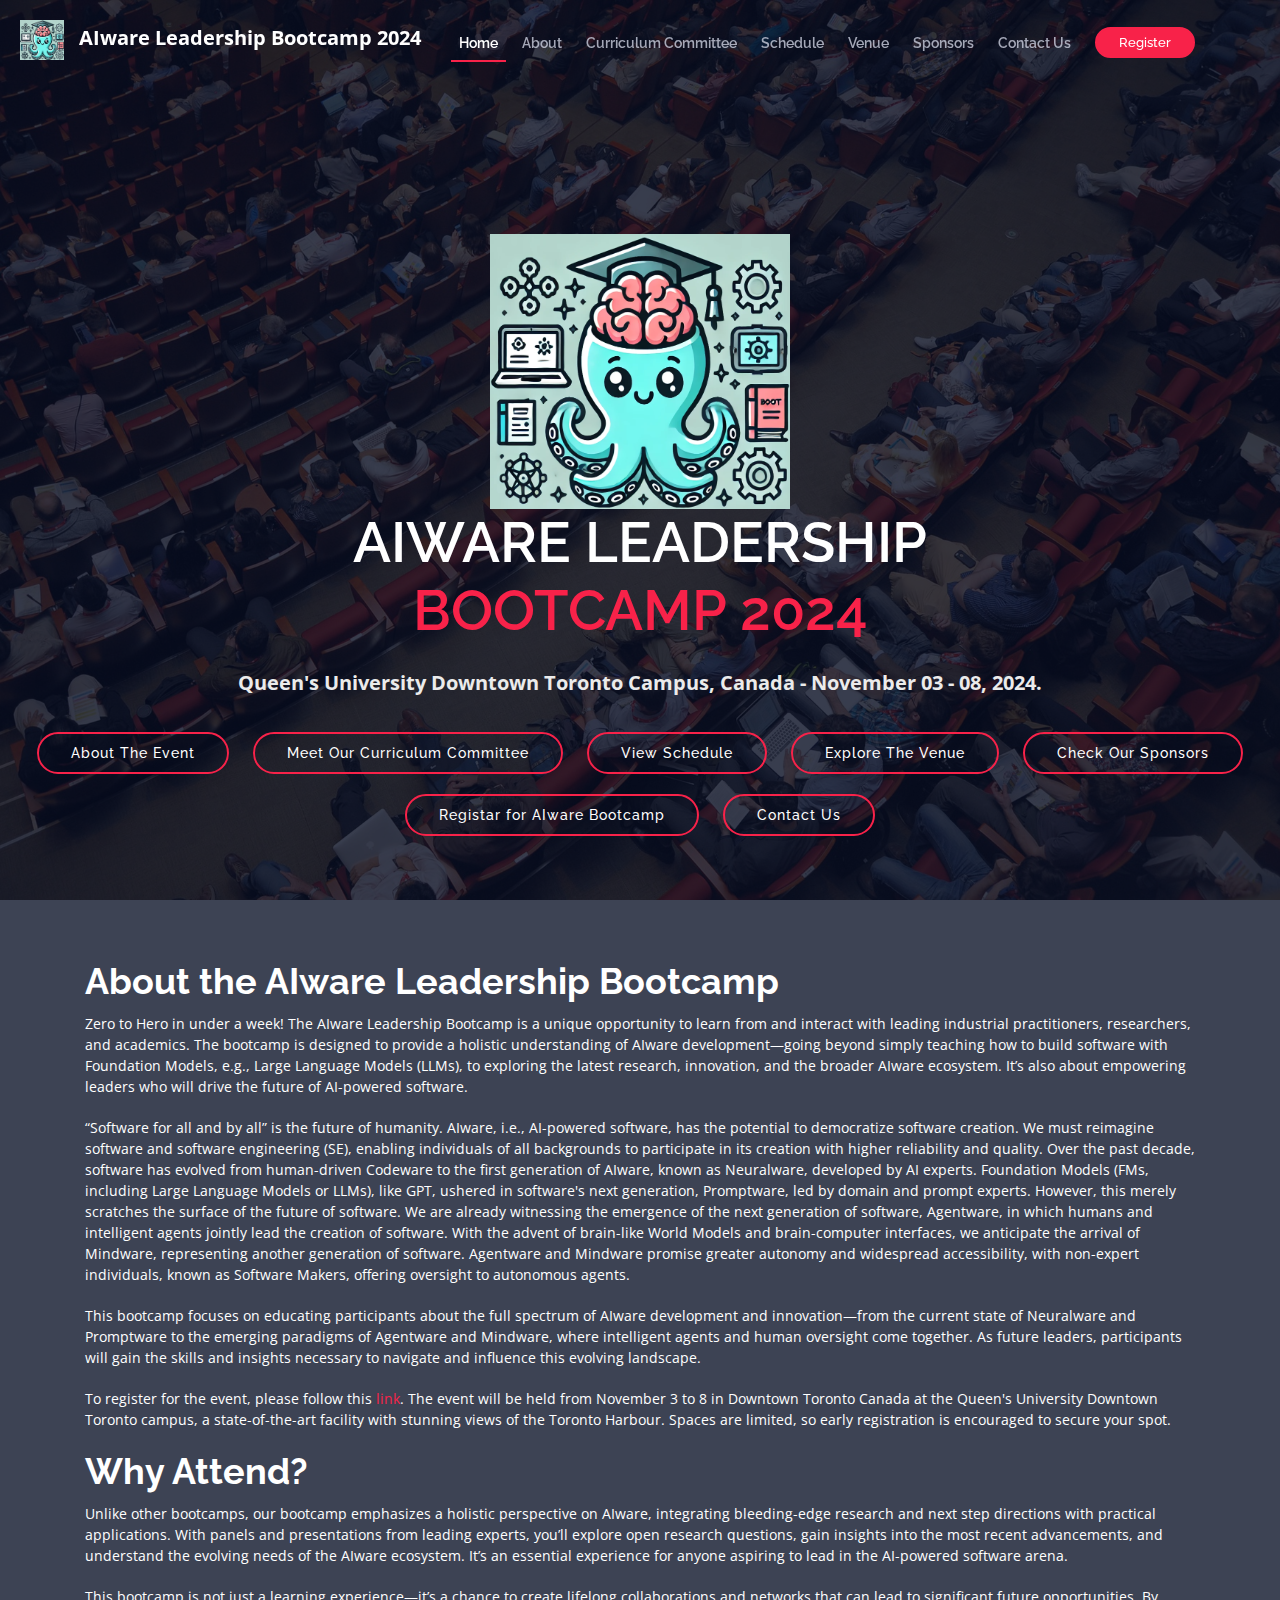
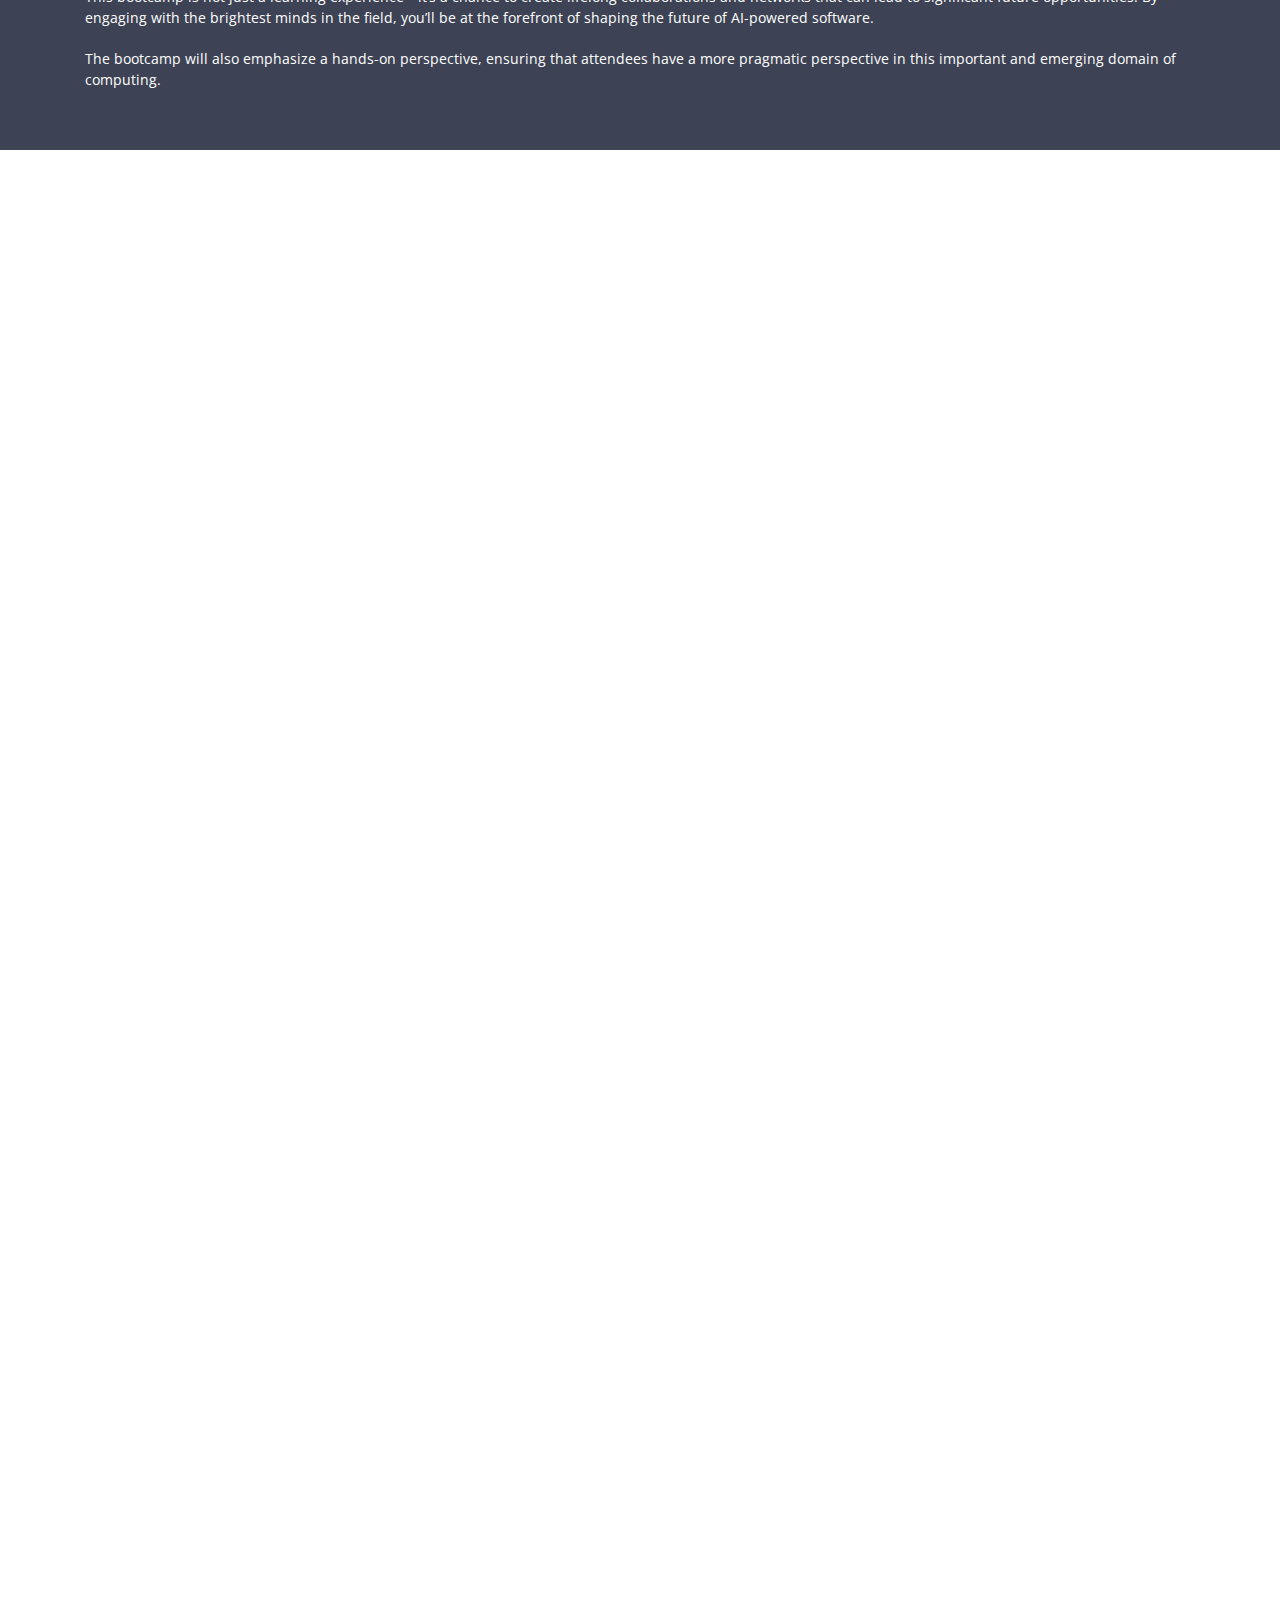
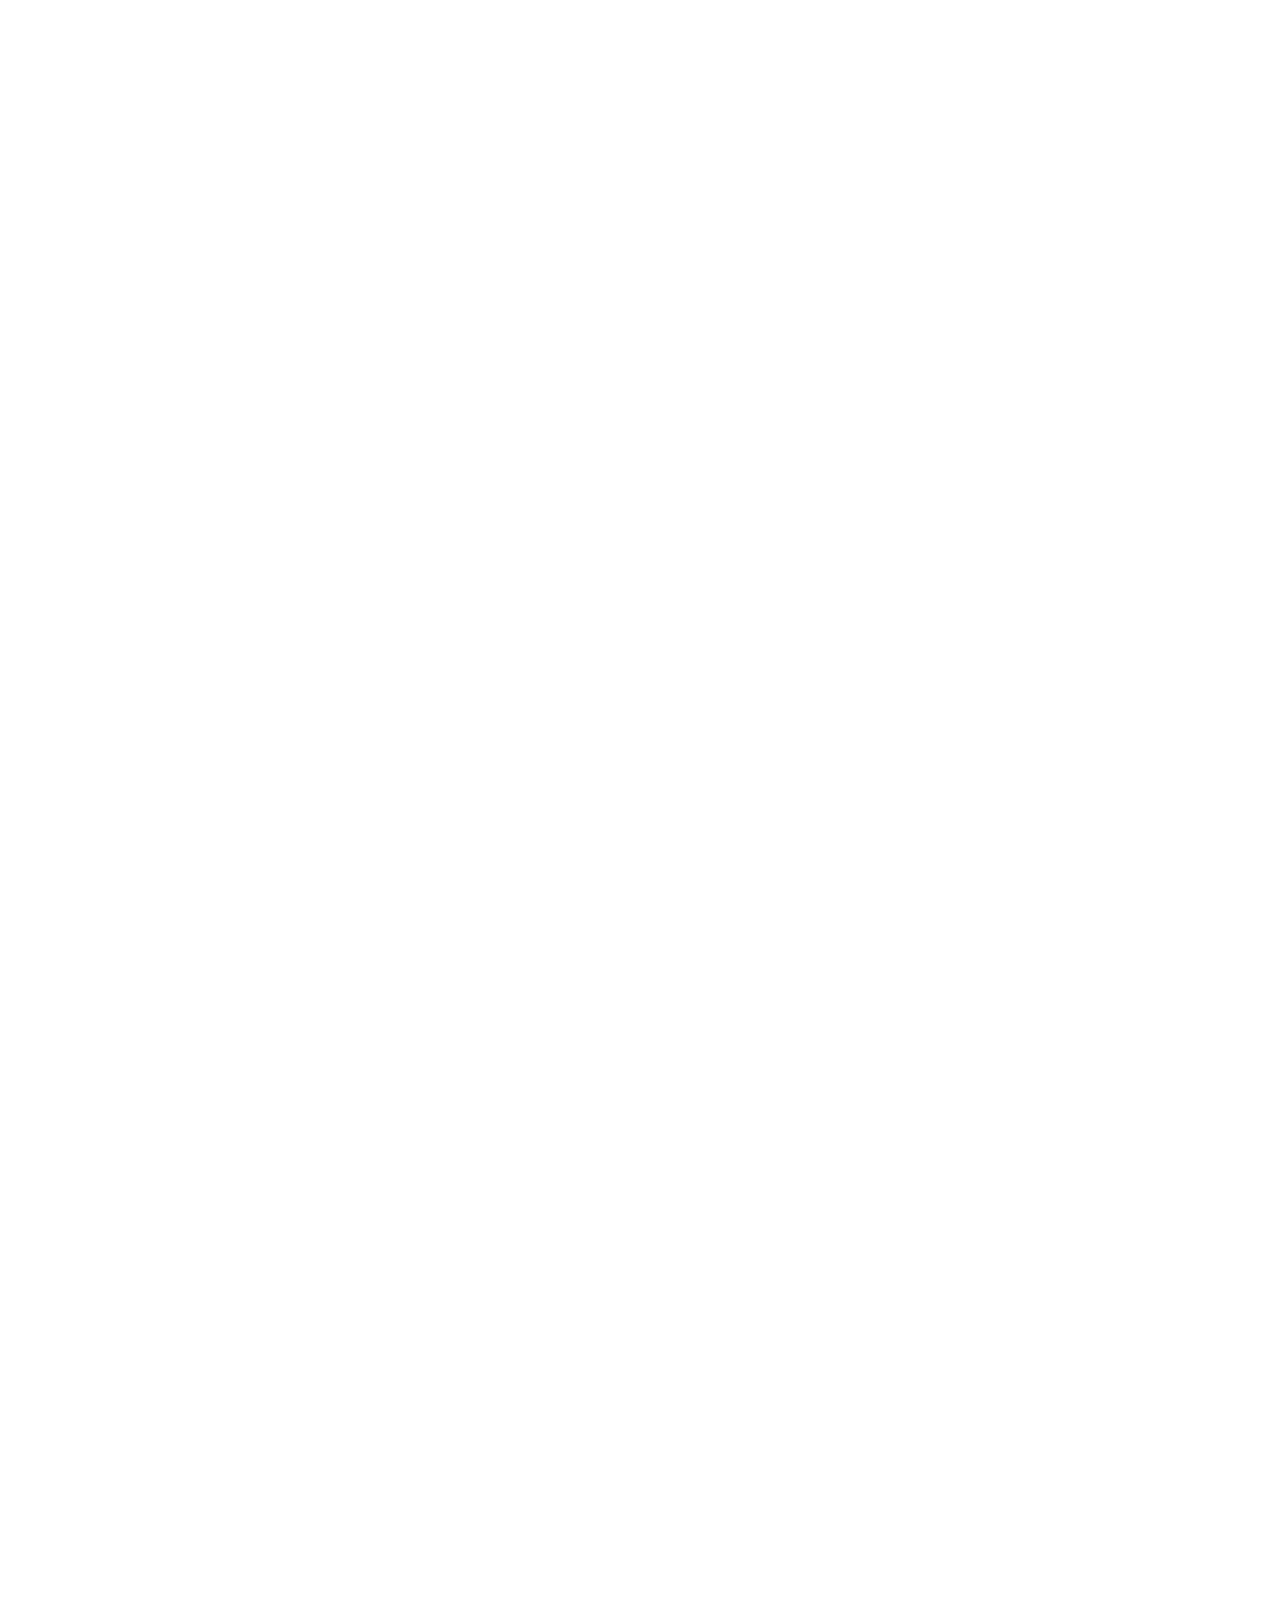
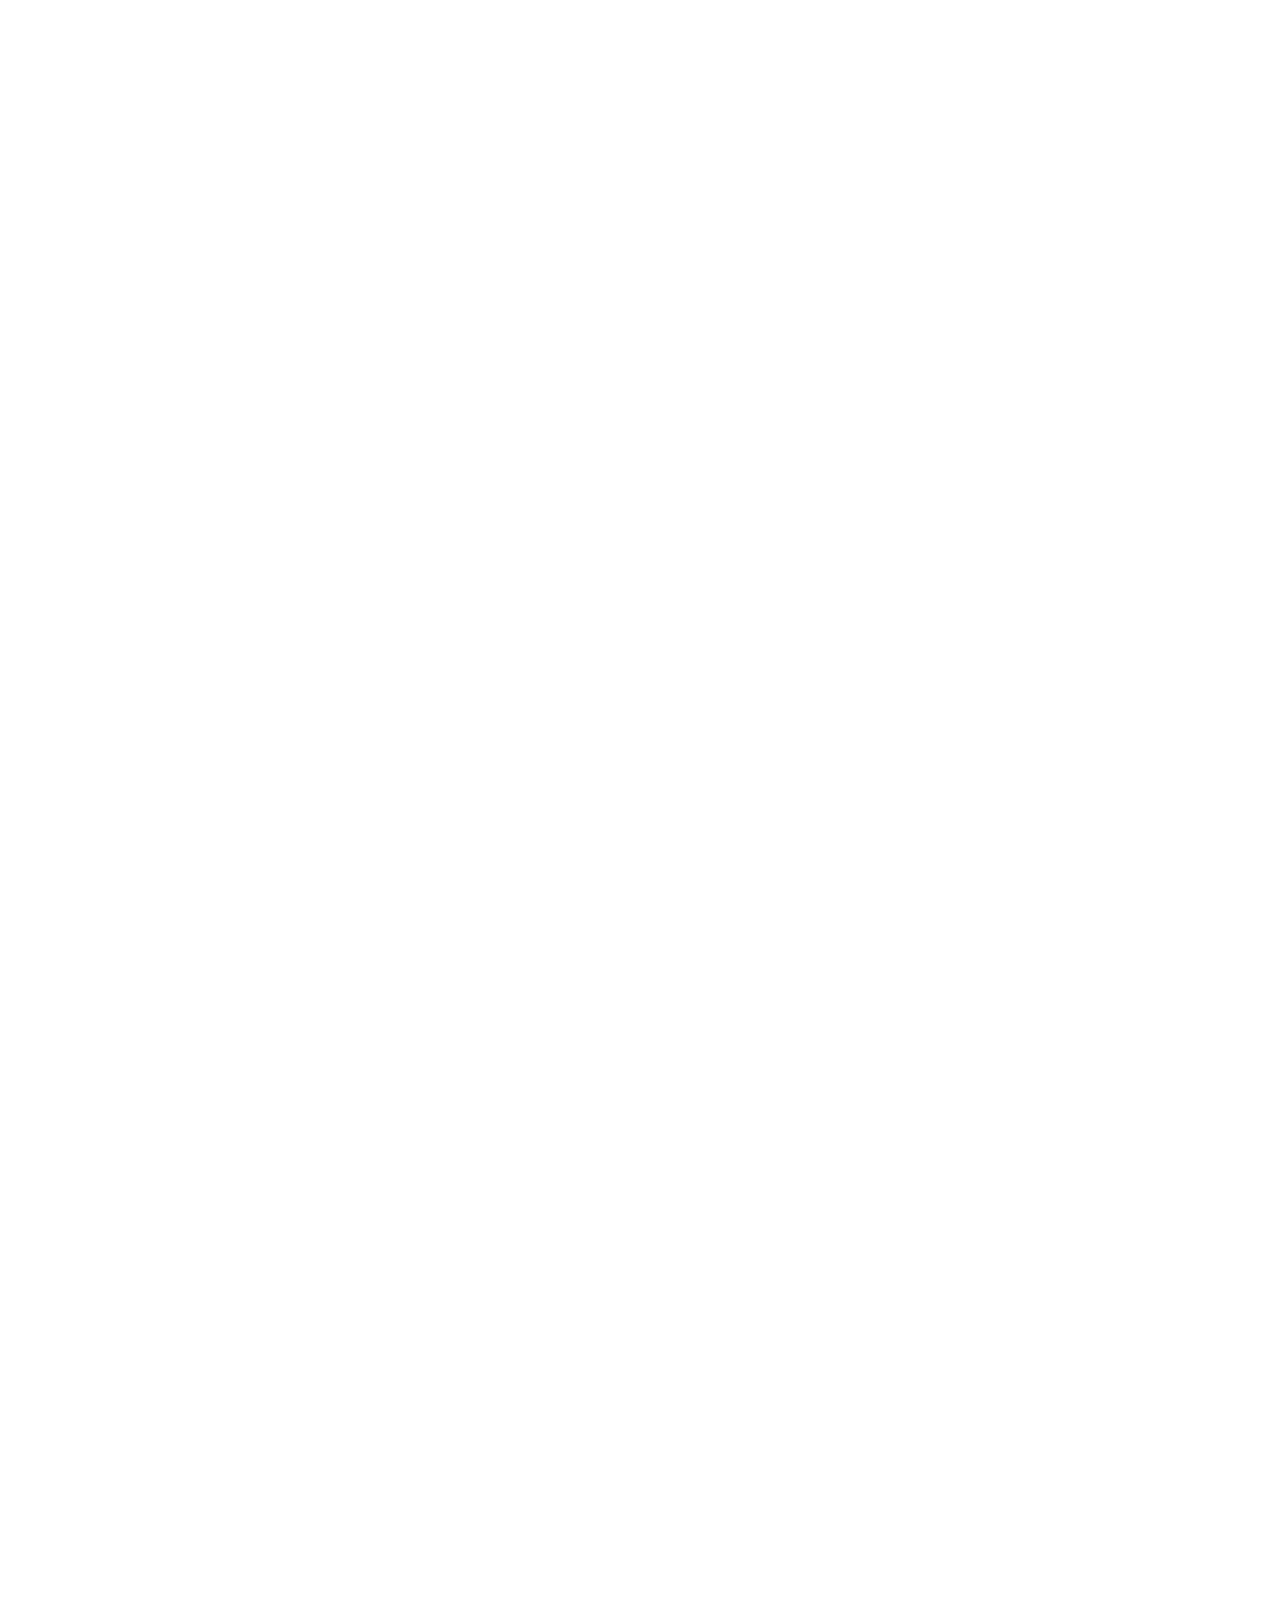
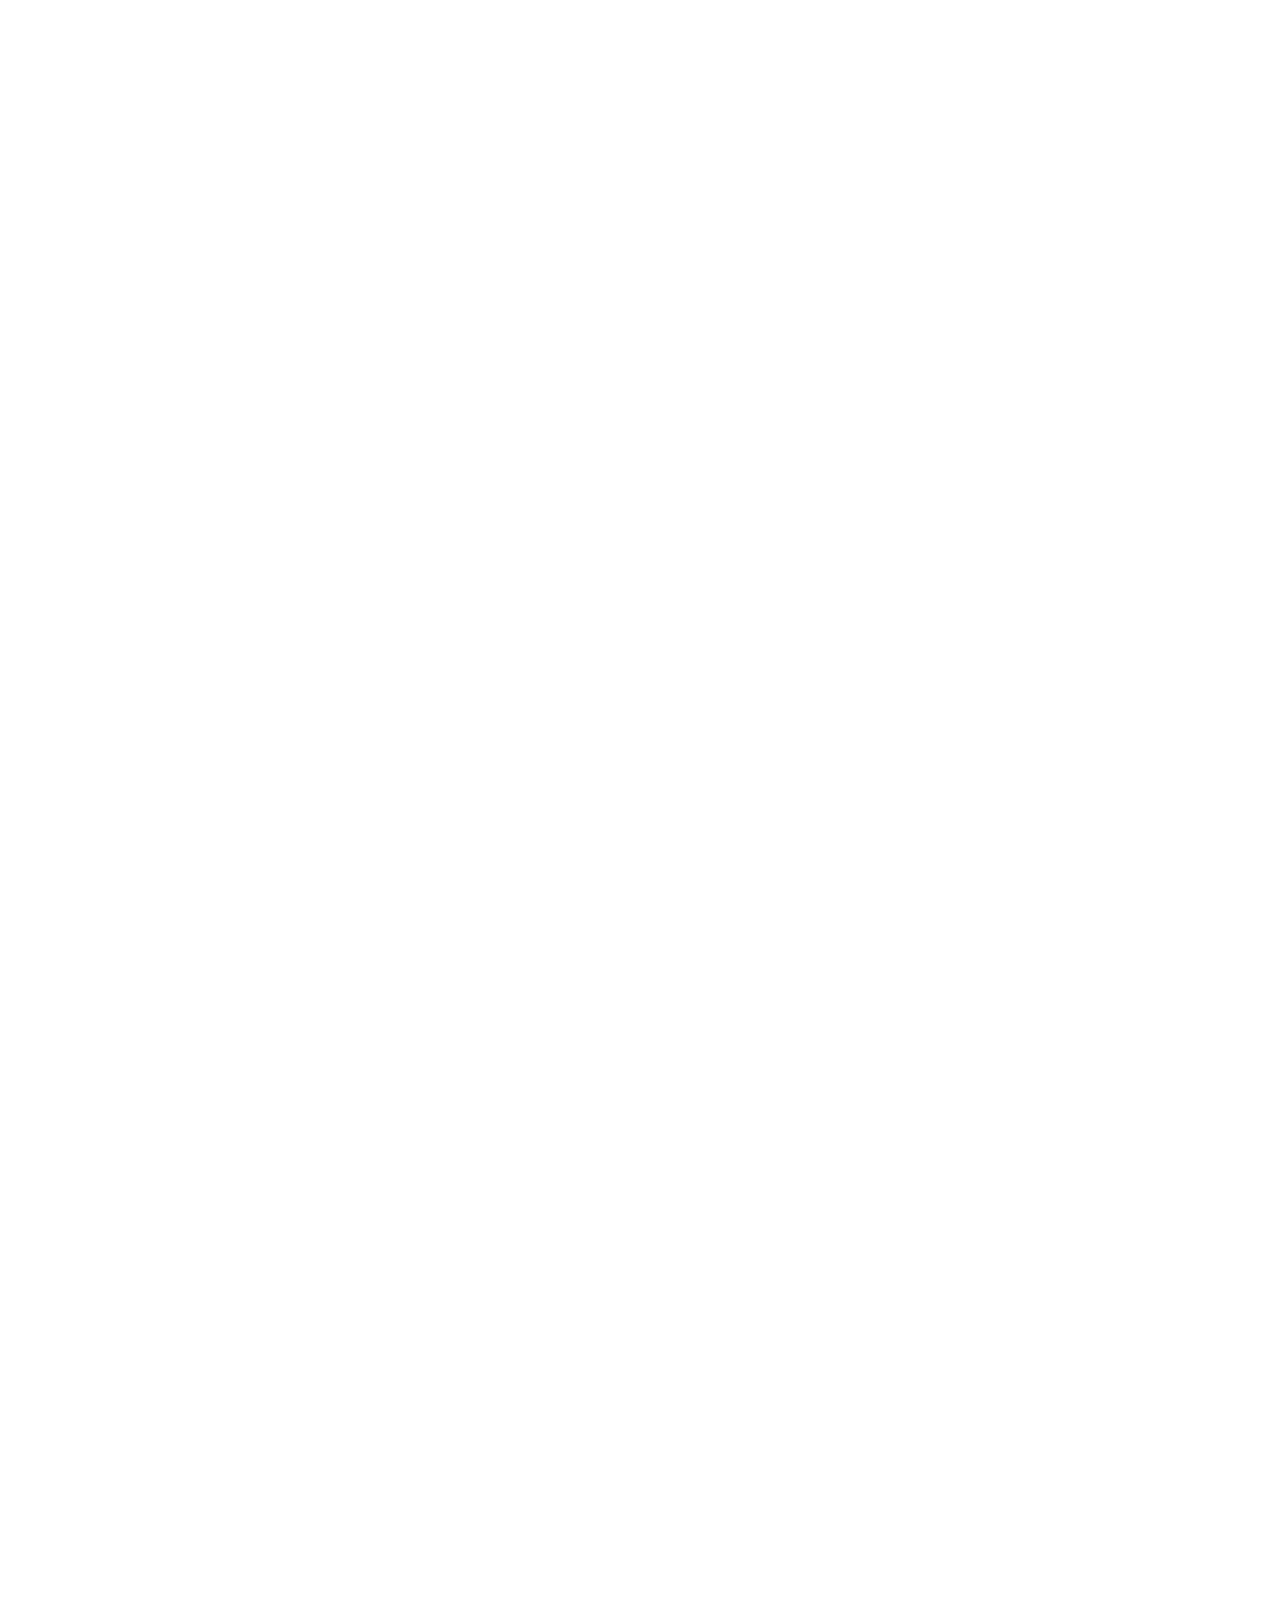
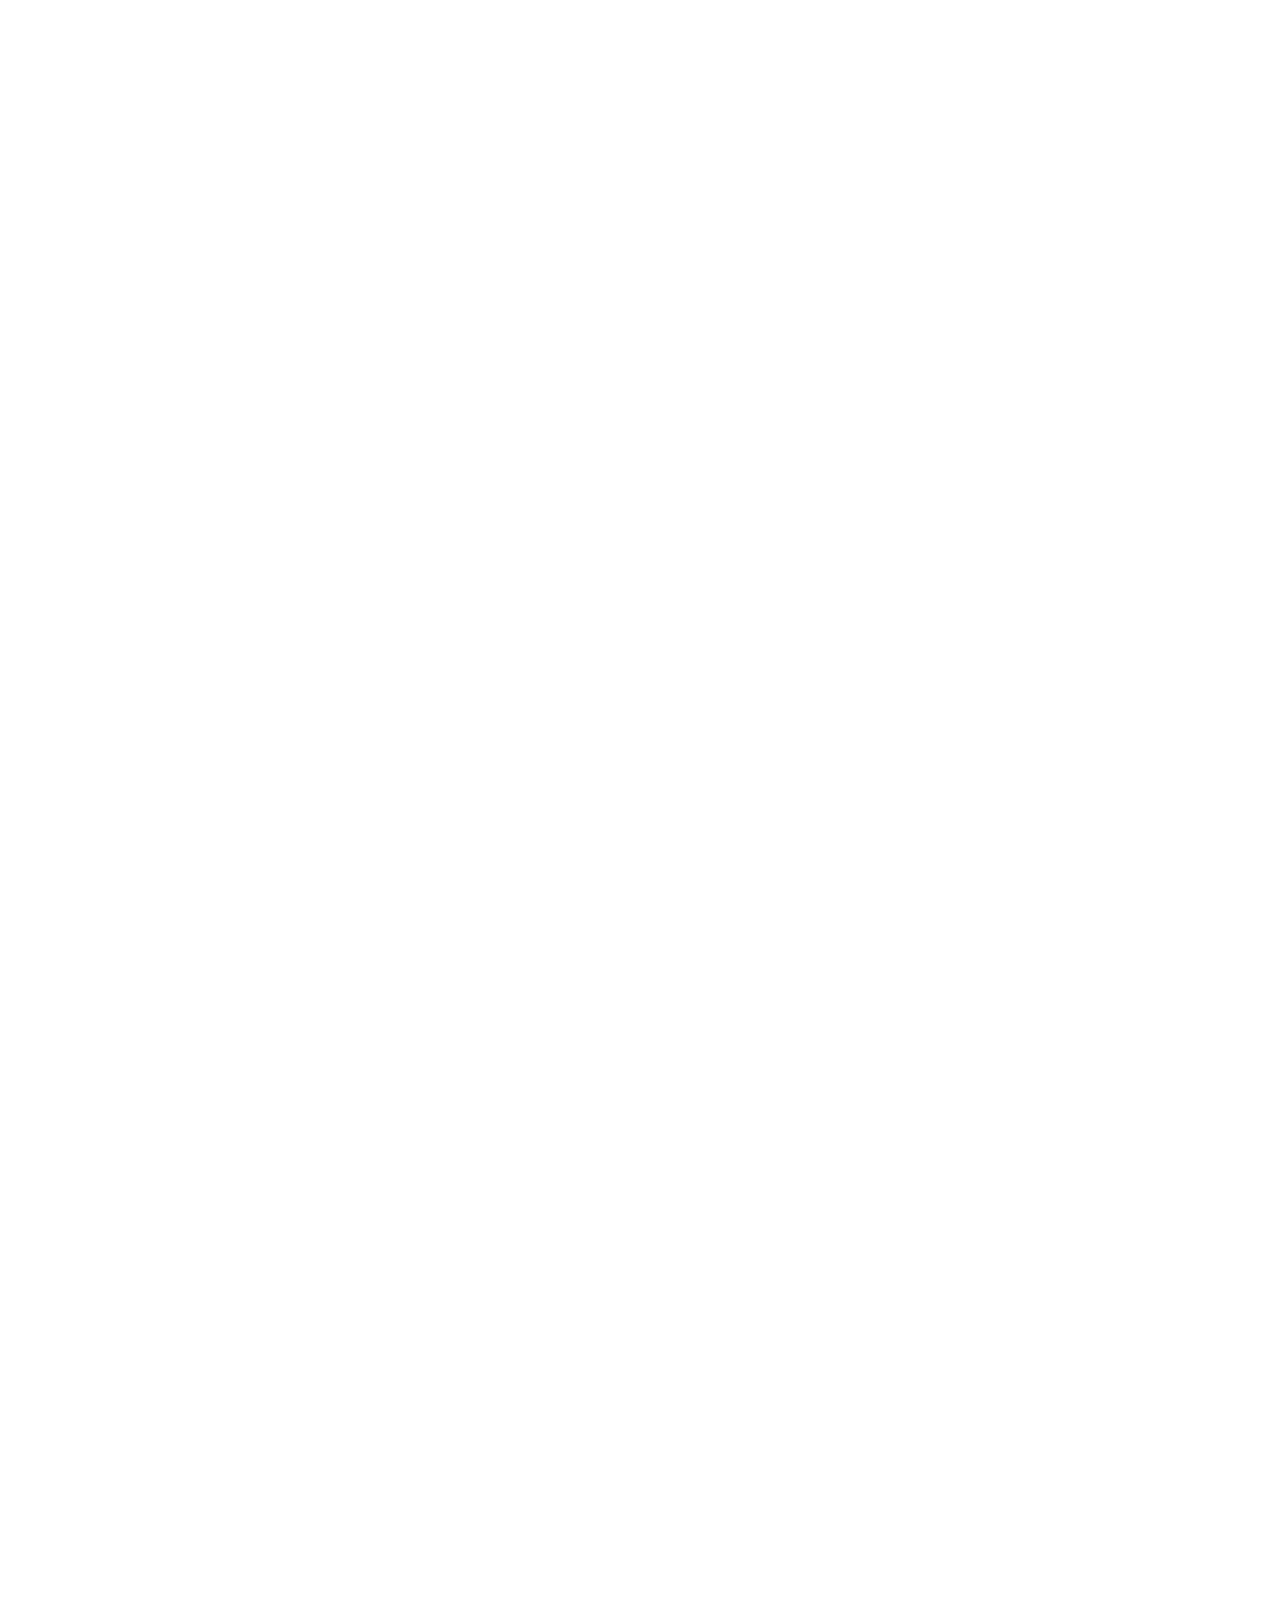
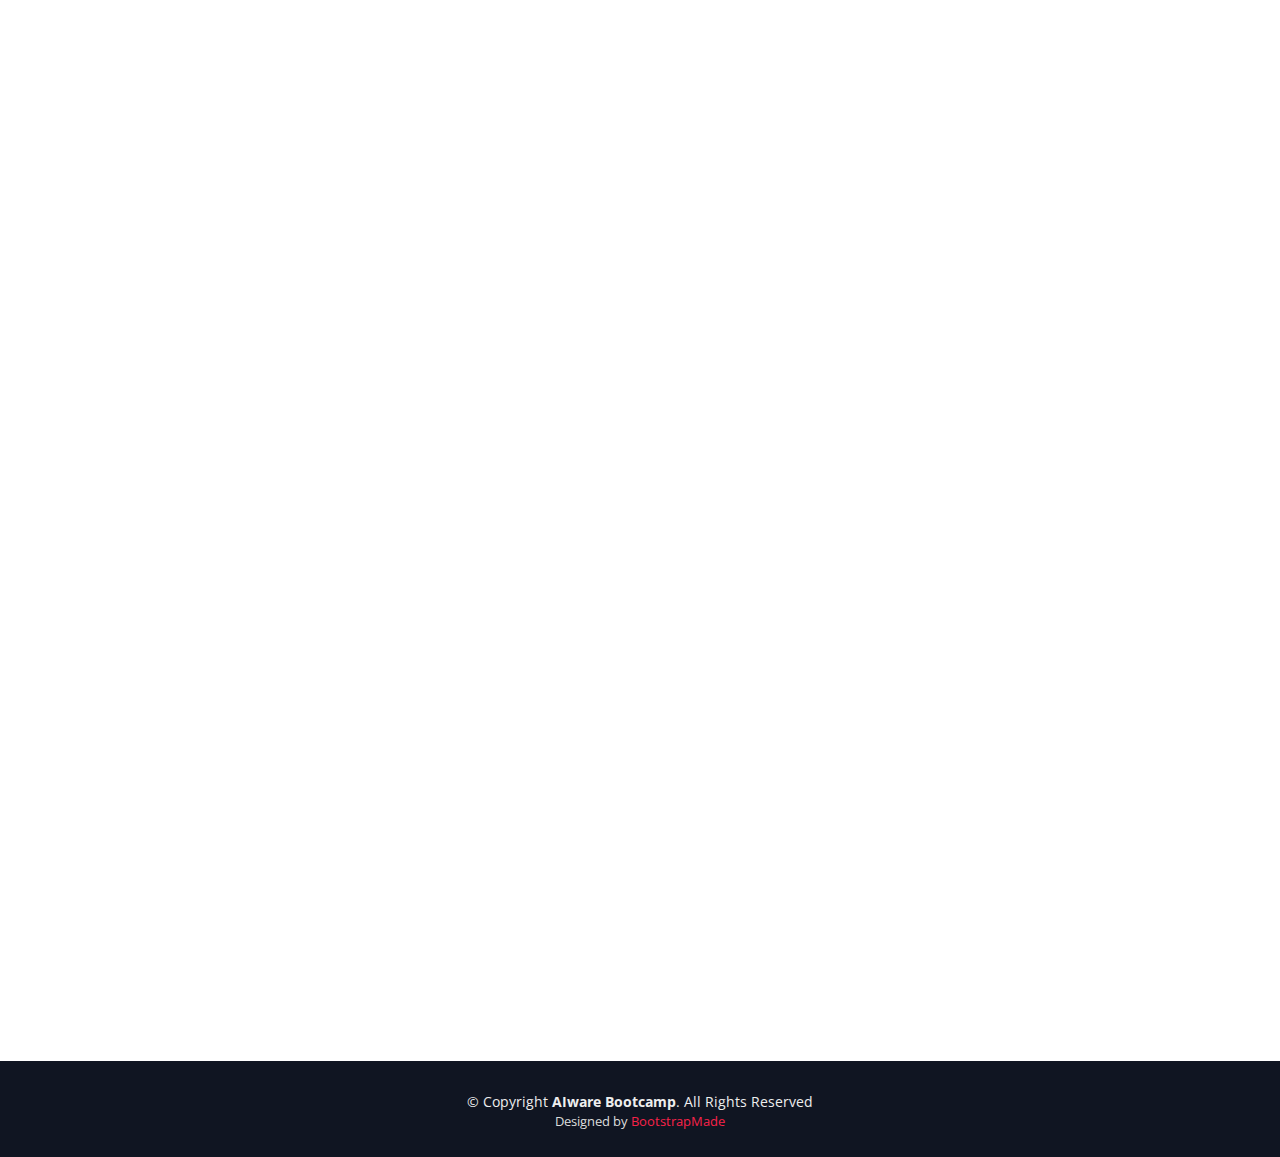
<file: index.html>
<!DOCTYPE html>
<html lang="en">

<head>
  <meta charset="utf-8">
  <title>AIware Leadership Bootcamp</title>
  <meta content="width=device-width, initial-scale=1.0" name="viewport">
  <meta content="" name="keywords">
  <meta content="" name="description">

  <!-- Favicons -->
  <link href="img/logo.png" rel="icon">
  <link href="img/logo.png" rel="apple-touch-icon">

  <!-- Google Fonts -->
  <link href="https://fonts.googleapis.com/css?family=Open+Sans:300,300i,400,400i,700,700i|Raleway:300,400,500,700,800" rel="stylesheet">

  <!-- Bootstrap CSS File -->
  <link href="lib/bootstrap/css/bootstrap.min.css" rel="stylesheet">

  <!-- Libraries CSS Files -->
  <link href="lib/font-awesome/css/font-awesome.min.css" rel="stylesheet">
  <link href="lib/animate/animate.min.css" rel="stylesheet">
  <link href="lib/venobox/venobox.css" rel="stylesheet">
  <link href="lib/owlcarousel/assets/owl.carousel.min.css" rel="stylesheet">

  <!-- Main Stylesheet File -->
  <link href="css/style.css" rel="stylesheet">

  <!-- =======================================================
    Theme Name: TheEvent
    Theme URL: https://bootstrapmade.com/theevent-conference-event-bootstrap-template/
    Author: BootstrapMade.com
    License: https://bootstrapmade.com/license/
  ======================================================= -->
</head>

<body>

  <!--==========================
    Header
  ============================-->
  <header id="header">
    <div class="container">
      
      <div id="logo" class="pull-left">
        <!-- Uncomment below if you prefer to use a text logo -->
        <!-- <h1><a href="#main">C<span>o</span>nf</a></h1>-->
        
        
      </div>
      <div class="container">

        <div id="left-corner-text">
          <img src="img/logo.png" class="logo-small">
          AIware Leadership Bootcamp 2024
        </div>
        <!-- Other header elements -->
    </div>

      <nav id="nav-menu-container">
        <ul class="nav-menu">
          <li class="menu-active"><a href="#intro">Home</a></li>
          <li><a href="#about">About</a></li>
          <li><a href="#curriculum">Curriculum Committee</a></li>
          <li><a href="#schedule">Schedule</a></li>
          <li><a href="#venue">Venue</a></li>
          <li><a href="#sponsors">Sponsors</a></li>
          <li><a href="#contact">Contact Us</a></li>
          
          <li class="registration"><a href="#registration">Register</a></li>
        </ul>
      </nav><!-- #nav-menu-container -->
    </div>
  </header><!-- #header -->

  <!--==========================
    Intro Section
  ============================-->
  <section id="intro">
    <div class="intro-container wow fadeIn">
      <img src="img/logo.png" alt="AIware Leadership Bootcamp 2024" class="logo-large">
      <h1 class="mb-4 pb-0">AIware&nbspLeadership<br><span>Bootcamp 2024</span></h1>
      <p class="mb-4 pb-0">Queen's University Downtown Toronto Campus, Canada - November 03 - 08, 2024.</p>
      <div>
        <a href="#about" class="about-btn scrollto">About The Event</a>
        <a href="#curriculum" class="about-btn scrollto">Meet Our Curriculum Committee</a>
        <a href="#schedule" class="about-btn scrollto">View Schedule</a>
        <a href="#venue" class="about-btn scrollto">Explore The Venue</a>
        <a href="#sponsors" class="about-btn scrollto">Check Our Sponsors</a>
        <a href="#registration" class="about-btn scrollto">Registar for AIware Bootcamp</a>
        <a href="#contact" class="about-btn scrollto">Contact Us</a>
      </div>    
    </div>
  </section>

  <main id="main">

    <!--==========================
      About Section
    ============================-->
    <!-- <section id="about">
      <div class="container">
        <div class="row">
          <div class="col-lg-6">
            <h2>AIware Bootcamp</h2>
            <p>Zero to Hero in 5 days. A beginner friendly AIware bootcamp. Aimed at educating software makers and researchers at any expertise level to learn more about how to build, ship and research on AIware. Come join us to learn and remake the future of software!</p>
          </div>
          <div class="col-lg-3">
            <h3>Where</h3>
            <p>Smith School of Business, Queen's University, Toronto, Canada</p>
          </div>
          <div class="col-lg-3">
            <h3>When</h3>
            <p>Sunday to Friday<br>03-08 November, 2024</p>
          </div>
        </div>
      </div>
    </section> -->

    <section id="about">
      <div class="container">
          <div class="row">
            <div class="col-lg">
              <h2>About the AIware Leadership Bootcamp</h2>
              <p>Zero to Hero in under a week! The AIware Leadership Bootcamp is a unique opportunity to learn from and interact with leading industrial practitioners, researchers, and academics. The bootcamp is designed to provide a holistic understanding of AIware development—going beyond simply teaching how to build software with Foundation Models, e.g., Large Language Models (LLMs), to exploring the latest research, innovation, and the broader AIware ecosystem. It’s also about empowering leaders who will drive the future of AI-powered software.</p>
          
              <p>“Software for all and by all” is the future of humanity. AIware, i.e., AI-powered software, has the potential to democratize software creation. We must reimagine software and software engineering (SE), enabling individuals of all backgrounds to participate in its creation with higher reliability and quality. Over the past decade, software has evolved from human-driven Codeware to the first generation of AIware, known as Neuralware, developed by AI experts. Foundation Models (FMs, including Large Language Models or LLMs), like GPT, ushered in software's next generation, Promptware, led by domain and prompt experts. However, this merely scratches the surface of the future of software. We are already witnessing the emergence of the next generation of software, Agentware, in which humans and intelligent agents jointly lead the creation of software. With the advent of brain-like World Models and brain-computer interfaces, we anticipate the arrival of Mindware, representing another generation of software. Agentware and Mindware promise greater autonomy and widespread accessibility, with non-expert individuals, known as Software Makers, offering oversight to autonomous agents.</p>
          
              <p>This bootcamp focuses on educating participants about the full spectrum of AIware development and innovation—from the current state of Neuralware and Promptware to the emerging paradigms of Agentware and Mindware, where intelligent agents and human oversight come together. As future leaders, participants will gain the skills and insights necessary to navigate and influence this evolving landscape.</p>
          
              <p>To register for the event, please follow this <a href="#registration">link</a>. The event will be held from November 3 to 8 in Downtown Toronto Canada at the Queen's University Downtown Toronto campus, a state-of-the-art facility with stunning views of the Toronto Harbour. Spaces are limited, so early registration is encouraged to secure your spot.</p>
          
              <h2>Why Attend?</h2>
              <p>Unlike other bootcamps, our bootcamp emphasizes a holistic perspective on AIware, integrating bleeding-edge research and next step directions with practical applications. With panels and presentations from leading experts, you’ll explore open research questions, gain insights into the most recent advancements, and understand the evolving needs of the AIware ecosystem. It’s an essential experience for anyone aspiring to lead in the AI-powered software arena.</p>
          
              <p>This bootcamp is not just a learning experience—it’s a chance to create lifelong collaborations and networks that can lead to significant future opportunities. By engaging with the brightest minds in the field, you’ll be at the forefront of shaping the future of AI-powered software.</p>
          
              <p>The bootcamp will also emphasize a hands-on perspective, ensuring that attendees have a more pragmatic perspective in this important and emerging domain of computing.</p>
          </div>
          
          </div>
      </div>
  </section>

   
 <!--==========================
      curriculum Section
    ============================-->
    
    <section id="curriculum" class="section-with-bg wow fadeInUp">
      <div class="container">
        <div class="section-header">
          <h2>Curriculum Committee</h2>
          <p>The curriculum integrates feedback and input from industry and academic leaders from the following organizations.</p>
        </div>
        <ul>
          <li><h8><a href="https://ca.linkedin.com/in/bramadams">Bram Adams</a>, Queen's University, Canada</h8></li>
          <li><h8><a href="https://ca.linkedin.com/in/bramadams">Eddie Aftandilian</a>, GitHub, USA</h8></li>
          <li><h8><a href="https://ca.linkedin.com/in/boyuan-nemo-chen-749b9ba6">Boyuan Chen</a>, Centre for Software Excellence, Huawei, Canada</h8></li>
          <li><h8><a href="https://www.linkedin.com/in/satish-chandra-953a422">Satish Chandra</a>, Google, USA</h8></li>
          <li><h8><a href="https://www.linkedin.com/in/filipe-roseiro-c%C3%B4go-752b1034/">Filipe R. Cogo</a>, Centre for Software Excellence, Huawei, Canada</h8></li>
          <li><h8><a href="https://www.linkedin.com/in/premkumar-%E0%AE%AA%E0%AE%BF%E0%AE%B0%E0%AF%87%E0%AE%AE%E0%AF%8D%E0%AE%95%E0%AF%81%E0%AE%AE%E0%AE%BE%E0%AE%B0%E0%AF%8D-devanbu-%E0%AE%A4%E0%AF%87%E0%AE%B5%E0%AE%A9%E0%AF%8D%E0%AE%AA%E0%AF%81-ba7b3/">Prem Devanbu</a>, University of California Davis, USA</h8></li>
          <li><h8><a href="https://www.linkedin.com/in/danny-dig-47a2704">Danny Dig</a>, University of Colorado Boulder and JetBrains Research, USA</h8></li>
          <li><h8><a href="https://www.linkedin.com/in/dingke">Ke Ding</a>, Intel, USA</h8></li>
          <li><h8><a href="https://www.linkedin.com/in/keheliya/">Keheliya Gallaba</a>, Centre for Software Excellence, Huawei, Canada</h8></li>
          <li><h8><a href="https://www.linkedin.com/in/ahmed-e-hassan/">Ahmed E. Hassan</a>, Queen's University, Canada</h8></li>
          <li><h8><a href="https://www.linkedin.com/in/zmjiang/">Zhenming (Jack) Jiang</a>, York University, Canada</h8></li>
          <li><h8><a href="https://www.linkedin.com/in/kentaro-yoshimura-609a0315/">Yoshimura Kentaro</a>, Hitachi, Japan</h8></li>
          <li><h8><a href="https://www.linkedin.com/in/khomh/">Foutse Khomh</a>, Polytechnique Montréal, Canada </h8></li>
          <li><h8><a href="https://ca.linkedin.com/in/justina-lin">Jiahuei (Justina) Lin</a>, Centre for Software Excellence, Huawei, Canada</h8></li>
          <li><h8><a href="https://www.linkedin.com/in/dayilin/">Dayi Lin</a>, Centre for Software Excellence, Huawei, Canada</h8></li>
          <li><h8><a href="https://www.linkedin.com/in/yiling-lou-1b370b221/">Yiling Lou</a>, Fudan University, China</h8></li>
          <li><h8><a href="https://www.linkedin.com/in/qinghua-lu-a7b53224/">Qinghua Lu</a>, CSIRO, Australia</h8></li>
          <li><h8><a href="https://www.linkedin.com/in/orlando-e-marquez-85b141134/">Orlando Marquez</a>, Servicenow, USA</h8></li>
          <li><h8><a href="https://www.linkedin.com/in/gustavo-ansaldi-oliva-22097753/">Gustavo Oliva</a>, Centre for Software Excellence, Huawei, Canada</h8></li>
          <li><h8><a href="https://www.linkedin.com/in/ipekozkaya/">Ipek Ozkaya</a>, Software Engineering Institute, Carnegie Mellon University, USA</h8></li>
          <li><h8><a href="https://www.linkedin.com/in/gopikrishnanrajbahadur/">Gopi Krishnan Rajbahadur</a>, Centre for Software Excellence, Huawei, Canada</h8></li>
          <li><h8><a href="https://www.linkedin.com/in/baishakhi-ray-1487552/">Baishakhi Ray</a>, Columbia University, AWS, USA</h8></li>
          <li><h8><a href="https://www.linkedin.com/in/benjamin-rombaut/">Ben Rombaut</a>, Centre for Software Excellence, Huawei, Canada</h8></li>
          <li><h8><a href="https://www.linkedin.com/in/tomzimmermann/">Tom Zimmermann</a>, Microsoft, USA</h8></li>
          <li><h8><a href="https://www.linkedin.com/in/haoxiang-zhang-01495420a/">Haoxiang Zhang</a>, Centre for Software Excellence, Huawei, Canada</h8></li>
          <li><h8><a href="https://www.linkedin.com/in/lingming-zhang-a74b7b50/">Lingming Zhang</a>, University of Illinois Urbana-Champaign, USA</h8></li>
        </ul>
        
      </div>
      <div class="container">


        <div class="row no-gutters sponsors-wrap clearfix">


          <div class="col-lg-3 col-md-4 col-xs-6">
            <div class="sponsor-logo">
              <img src="img/affiliation/14.png" class="img-fluid" alt="">
            </div>
          </div>

          <div class="col-lg-3 col-md-4 col-xs-6">
            <div class="sponsor-logo">
              <img src="img/affiliation/15.png" class="img-fluid" alt="">
            </div>
          </div>
          
          <div class="col-lg-3 col-md-4 col-xs-6">
            <div class="sponsor-logo">
              <img src="img/affiliation/22.png" class="img-fluid" alt="">
            </div>
          </div>
        
          <div class="col-lg-3 col-md-4 col-xs-6">
            <div class="sponsor-logo">
              <img src="img/affiliation/33.png" class="img-fluid" alt="">
            </div>
          </div>
          <div class="col-lg-3 col-md-4 col-xs-6">
            <div class="sponsor-logo">
              <img src="img/affiliation/11.png" class="img-fluid" alt="">
            </div>
          </div>
          <div class="col-lg-3 col-md-4 col-xs-6">
            <div class="sponsor-logo">
              <img src="img/affiliation/16.jpg" class="img-fluid" alt="" style="max-width: 150px; height: auto;">
            </div>
          </div>
          <div class="col-lg-3 col-md-4 col-xs-6">
            <div class="sponsor-logo">
              <img src="img/affiliation/17.png" class="img-fluid" alt="">
            </div>
          </div>
          <div class="col-lg-3 col-md-4 col-xs-6">
            <div class="sponsor-logo">
              <img src="img/affiliation/44.png" class="img-fluid" alt="">
            </div>
          </div>
          <div class="col-lg-3 col-md-4 col-xs-6">
            <div class="sponsor-logo">
              <img src="img/affiliation/55.png" class="img-fluid" alt="">
            </div>
          </div>
          
          <div class="col-lg-3 col-md-4 col-xs-6">
            <div class="sponsor-logo">
              <img src="img/affiliation/66.png" class="img-fluid" alt="">
            </div>
          </div>
        
          <div class="col-lg-3 col-md-4 col-xs-6">
            <div class="sponsor-logo">
              <img src="img/affiliation/77.png" class="img-fluid" alt="">
            </div>
          </div>
          <div class="col-lg-3 col-md-4 col-xs-6">
            <div class="sponsor-logo">
              <img src="img/affiliation/88.png" class="img-fluid" alt="">
            </div>
          </div>
          <div class="col-lg-3 col-md-4 col-xs-6">
            <div class="sponsor-logo">
              <img src="img/affiliation/99.png" class="img-fluid" alt="">
            </div>
          </div>
        
          <div class="col-lg-3 col-md-4 col-xs-6">
            <div class="sponsor-logo">
              <img src="img/affiliation/10.png" class="img-fluid" alt="">
            </div>
          </div>

          <div class="col-lg-3 col-md-4 col-xs-6">
            <div class="sponsor-logo">
              <img src="img/affiliation/13.png" class="img-fluid" alt="" style="max-width: 150px; height: auto;">
            </div>
          </div>
          <div class="col-lg-3 col-md-4 col-xs-6">
            <div class="sponsor-logo">
              <img src="img/affiliation/jetbrains.png" class="img-fluid" alt="" style="max-width: 150px; height: auto;">
            </div>
          </div>
          <div class="col-lg-3 col-md-4 col-xs-6">
            <div class="sponsor-logo">
              <img src="img/affiliation/18.jpg" class="img-fluid" alt="" style="max-width: 130px; height: auto;">
            </div>
          </div>
          <div class="col-lg-3 col-md-4 col-xs-6">
            <div class="sponsor-logo">
              <img src="img/affiliation/hitachi.jpg" class="img-fluid" alt="">
            </div>
          </div>
          <div class="col-lg-3 col-md-4 col-xs-6">
            <div class="sponsor-logo">
              <img src="img/affiliation/github.png" class="img-fluid" alt="">
            </div>
          </div>
        


        </div>

      </div>

    </section>

<!-- Schedule Section -->
<section id="schedule" class="wow fadeInUp">
  <div class="container">
    <div class="section-header">
      <h2>Schedule</h2>
      <p>View the detailed agenda for each day by clicking on the respective buttons below. </p>
    </div>
    <ul class="nav nav-tabs">
      <li class="nav-item">
        <a class="nav-link active show" data-toggle="tab" href="#day-1">Day 1</a>
      </li>
      <li class="nav-item">
        <a class="nav-link" data-toggle="tab" href="#day-2">Day 2</a>
      </li>
      <li class="nav-item">
        <a class="nav-link" data-toggle="tab" href="#day-3">Day 3</a>
      </li>
      <li class="nav-item">
        <a class="nav-link" data-toggle="tab" href="#day-4">Day 4</a>
      </li>
      <li class="nav-item">
        <a class="nav-link" data-toggle="tab" href="#day-5">Day 5</a>
      </li>
      <li class="nav-item">
        <a class="nav-link" data-toggle="tab" href="#day-6">Day 6</a>
      </li>
    </ul>
    <div class="tab-content">
      <div id="day-1" class="tab-pane fade active show">
        <h3>FMware 101 - Intro into the world of FMware, SE4FMware and FMware4SE</h3>
        <div class="row schedule-item">
          <div class="col-md-2"><time>8:30-9:00 AM</time></div>
          <div class="col-md-10">
            <h4>Registration and morning coffee break</h4>
          </div>
        </div>
        <div class="row schedule-item">
          <div class="col-md-2"><time>9:00-9:15 AM</time></div>
          <div class="col-md-10">
            <h4>Opening of the Bootcamp</h4>
            <h6>Instructor team</h6>
            <p>Opening talk and logistics</p>
          </div>
        </div>
        <div class="row schedule-item">
          <div class="col-md-2"><time>9:15-10:30 AM</time></div>
          <div class="col-md-10">
            <h4>Challenges and opportunities associated with AI-Augmented software engineering</h4>
            <h6>Zhen Ming (Jack) Jiang</h6>
            <p>Introduction to challenges and opportunities in the world of AIware focusing primarily on Promptware and Agentware</p>
          </div>
        </div>
        <div class="row schedule-item">
          <div class="col-md-2"><time>10:30-11:00 AM</time></div>
          <div class="col-md-10">
            <h4>Break</h4>
          </div>
        </div>
        <div class="row schedule-item">
          <div class="col-md-2"><time>11:00-11:45 PM</time></div>
          <div class="col-md-10">
            <h4>Building high-quality and trustworthy foundation model applications</h4>
            <h6>Dayi Lin</h6>
            <p>This session will cover the basics of building a trustworthy FMware application. Topics covered include</p>
            <ul>
              <li>Overview of AIware</li>
              <li>Introduction to the trustworthiness of software and AI</li>
              <li>How do you select the right model?</li>
              <li>How to benchmark a model?</li>
              <li>How to write a good prompt?</li>
              <li>How to prevent hallucination?</li>
              <li>How to debug prompts?</li>
              <li>How to prevent getting or causing harm? - Guardrails</li>
              <li>How to ensure compliance in dataflow?</li>
              <li>How to conduct quality evaluation?</li>
              <li>How to interact with the users?</li>
              <li>How to operationalize the application?</li>
            </ul>
          </div>
        </div>
        <div class="row schedule-item">
          <div class="col-md-2"><time>11:45-12:30 PM</time></div>
          <div class="col-md-10">
            <h4>Rethinking software engineering in the AIware Era - A curated catalog of software engineering challenges for FMware</h4>
            <h6>Ahmed E. Hassan</h6>
            <p>The talk walks the audience through the key Software Engineering challenges in the AIware era and outlines important research directions that could be taken to address them. Topics include</p>
            <ul>
              <li>Overview of Software Engineering challenges in AIware Era</li>
              <li>Challenge 1: Managing alignment data</li>
              <li>Challenge 2: Crafting effective prompts</li>
              <li>Challenge 3: Multi-generational software</li>
              <li>Challenge 4: Degree of controllability</li>
              <li>Challenge 5: Compliance and regulations</li>
              <li>Challenge 6: Limited collaboration support</li>
              <li>Challenge 7: Operation and semantic observability</li>
              <li>Challenge 8: Performance engineering</li>
              <li>Challenge 9: Testing under non-determinism</li>
              <li>Challenge 10: Siloed tooling and lack of processes</li>
            </ul>
            <p>Building a thriving research and developer community within the AIware domain, discussing the essential steps we must take collectively to nurture and sustain a vibrant, engaged community and a brief overview of global initiatives and standardization efforts including:</p>
            <ul>
              <li>CREATE SE4AI</li>
              <li>SEMLA</li>
              <li>BigCode</li>
              <li>AI Alliance</li>
              <li>OPEA</li>
              <li>AIware</li>
              <li>LLM4code</li>
              <li>MSR IEEE Agent Standard</li>
              <li>AIBOM</li>
              <li>AIwareBOM</li>
              <li>LF Model Openness Framework</li>
            </ul>
           
          </div>
        </div>
        <div class="row schedule-item">
          <div class="col-md-2"><time>12:30-1:30 PM</time></div>
          <div class="col-md-10">
            <h4>Lunch and lightning talks</h4>
          </div>
        </div>
        <div class="row schedule-item">
          <div class="col-md-2"><time>1:30-3:00 PM</time></div>
          <div class="col-md-10">
            <h4>The data flywheel for FMware</h4>
            <h6>Gopi Krishnan Rajbahadur</h6>
            <p>This session will go over the different types of data used throughout the lifecycle of an FMware. Topics covered include </p>
            <ul>
              <li>Data flywheel - An overview of the different types of data that is used for different types of alignment including:</li>
              <ul>
                <li>Pre-training data</li>
                <li>Fine-tuning data</li>
                <li>Preference data</li>
                <li>User-feedback data</li>
                <li>Crowd-sourced data</li>
                <li>Synthetic data</li>
              </ul>
              <li>Synthetic data generation techniques and data alignment (Microsoft Phi models)</li>
              <li>QA for Knowledge distillation - Includes data quality and knowledge quality enhancing processes like Deduplication, Information metrics, Removing data and knowledge clones </li>
              <li>Contextualized and goal-oriented documentation to enhance the knowledge quality</li>
              <li>Operationalizing user-feedback data - Leveraging the thumbs up/down the copy action Google DIDACT</li>
              <li>BigCode project - A successful application of the data flywheel</li>
              <li>Crowdsourced knowledge curation - Instructlab</li>
              <li>Importance of multi-modal training data - how code is used including techniques on how different types of data can be generated with domain-specific rules in different scenarios</li>
            </ul>
          </div>
        </div>
        <div class="row schedule-item">
          <div class="col-md-2"><time>3:00-3:30 PM</time></div>
          <div class="col-md-10">
            <h4>Break</h4>
          </div>
        </div>
        <div class="row schedule-item">
          <div class="col-md-2"><time>3:30-4:15 PM</time></div>
          <div class="col-md-10">
            <h4>Rethinking intelligent SE in the FMware Era: Overview of current initiatives </h4>
            <h6>Ahmed E. Hassan and Gustavo Oliva</h6>
            <p>This talk will discuss current GenAI efforts within the SE context, and future directions on how to best leverage FMs to improve SE activities and maximize ROI on GenAI in a Software Engineering Context</p>
          </div>
        </div>
        <div class="row schedule-item">
          <div class="col-md-2"><time>4:15-5:00 PM</time></div>
          <div class="col-md-10">
            <h4>Rethinking software engineering in the FMware era: From task-driven AI copilots to goal-driven AI pair programmers and the curcial importane of humans-in-the-loop</h4>
            <h6>Ahmed E. Hassan and Gustavo Oliva</h6>
            <p>This talk will discuss how the current task-driven nature of copilots falls short in addressing the broader goals and complexities inherent in Software engineering (SE). Covered topics include
              <ul>
                <li>A vision for an AIware pair programmer</li>
                <li>Theoretical underpinnings for an AIware pair programmer</li>
                <li>Challenges in the path of realizing an AIware pair programmer</li>
                <li>Challenge 1: Speeding up human-AI alignment</li>
                <li>Challenge 2: From prompts to natural inquires </li>
                <li>Challenge 3: Cheaper and smarter code models</li>
                <li>Challenge 4: Leveraging mentoring potential</li>
              </ul>
            </p>
          </div>
        </div>
        <div class="row schedule-item">
          <div class="col-md-2"><time>5:00-7:30 PM</time></div>
          <div class="col-md-10">
            <h4>Reception and lightning talks</h4>
          </div>
        </div>
      </div>
      <div id="day-2" class="tab-pane fade">
        <h3>Building blocks in AIware development</h3>
        <div class="row schedule-item">
          <div class="col-md-2"><time>8:30-9:00 AM</time></div>
          <div class="col-md-10">
            <h4>Registration and morning coffee break</h4>
          </div>
        </div>
        <div class="row schedule-item">
          <div class="col-md-2"><time>9:00-10:30 AM</time></div>
          <div class="col-md-10">
            <h4>Prompt engineering</h4>
            <h6>Filipe Roseiro Cogo</h6>
            <p>This session will offer a comprehensive overview of prompt engineering techniques and best practices to build a successful FMware. Covered topics include</p>
            <ul>
              <li>Basics of prompting - How to talk to a FM</li>
              <li>Prompting patterns</li>
              <li>Prompt components</li>
              <li>Prompt structuring</li>
              <li>Prompt decoding strategies</li>
              <li>Fragility of prompts - Manual prompt-tuning lifecycle, prompt formatting and context window sensitivity, few-shot ordering and golden labels</li>
              <li>Prompt anti-patterns (e.g. god prompts) - How to decompose a prompt effectively for success</li>
              <li>Prompt output structuring and prompt debugging</li>
              <li>Compiling prompts for success - prompt optimization, prompt tuning, FM-based prompt mutation and evolution, DSLs for prompt optimization, Intent-based prompt calibration</li>
              <li>Common prompting pitfalls</li>
              <li>Leveraging prompt ecosystems - Introduction to prompt stores and Reddit discussions</li>
            </ul>
          </div>
        </div>
        <div class="row schedule-item">
          <div class="col-md-2"><time>10:30-11:00 AM</time></div>
          <div class="col-md-10">
            <h4>Break</h4>
          </div>
        </div>
        <div class="row schedule-item">
          <div class="col-md-2"><time>11:00-12:30 PM</time></div>
          <div class="col-md-10">
            <h4>RAG engineering</h4>
            <h6>Keheliya Gallaba</h6>
            <p>This session will cover the steps involved in building a robust RAG (Retrieval Augmented Generation) pipeline. Topics covered include:</p>
            <ul>
              <li>What is RAG? - An overview of Indexing, retrieval, and generation</li>
              <li>An overview of query translation approaches - Multi-query RAG-fusion, Least-to-most, step-back prompting, HyDE</li>
              <li>Query routing strategies - Logical routing and semantic routing</li>
              <li>Query construction strategies</li>
              <li>Advanced indexing techniques for effective RAG - Multi-representation indexing, RAPTOR, ColBERT</li>
              <li>Graph RAGs</li>
              <li>RAG Re-rankers</li>
              <li>Large context challenges: Needle in a haystack, counting stars, data movement and caching/pinning of context in the cloud</li>
              <li>Context vs built-in prioritization</li>
              <li>A reference architecture for enterprise-grade production-ready RAGware</li>
            </ul>
          </div>
        </div>
        <div class="row schedule-item">
          <div class="col-md-2"><time>12:30-1:30 PM</time></div>
          <div class="col-md-10">
            <h4>Lunch and lightning talks</h4>
          </div>
        </div>
        <div class="row schedule-item">
          <div class="col-md-2"><time>1:30-3:00 PM</time></div>
          <div class="col-md-10">
            <h4>Alignment engineering</h4>
            <h6>Gopi Krishnan Rajbahadur</h6>
            <p>This session will cover different ways of aligning a FM. Covered topics include</p>
            <ul>
              <li>A general overview of FM pre-training</li>
              <li>Fine-tuning - Types of used data: supervised fine-tuning, PEFT, Prompt tuning, soft prompts, Adapter tuning, AdapterHub, Selective finetuning (e.g. BiFit), Reparametrization-based fine tuning (LoRA)</li>
              <li>Preference tuning - RLHF, DPO, RLSF</li>
              <li>Constitutional AI</li>
              <li>Overview of curriculum learning</li>
              <li>Advanced curriculum generation techniques and benefits, e.g. how curriculum learning is used in the Microsoft Phi and IBM Granite models</li>
            </ul>
          </div>
        </div>
        <div class="row schedule-item">
          <div class="col-md-2"><time>3:00-3:30 PM</time></div>
          <div class="col-md-10">
            <h4>Break</h4>
          </div>
        </div>
        <div class="row schedule-item">
          <div class="col-md-2"><time>3:30-4:15 PM</time></div>
          <div class="col-md-10">
            <h4>How is JetBrains leveraging FMware to improve the software development experience?</h4>
            <h6>Danny Dig</h6>
            <p>This talk will present compelling services and applications featuring JetBrains AI Assistant that power software engineering tasks in the IDE to improve developer productivity.</p>
          </div>
        </div>
        <div class="row schedule-item">
          <div class="col-md-2"><time>4:15-5:00 PM</time></div>
          <div class="col-md-10">
            <h4>FMware for 10X developer productivity - Myth or fact</h4>
            <h6>Danny Dig, Meiyappan Nagappan, Bram Adams, Daniel German and Foutse Kohm. Moderator: TBD</h6>
            <p>This panel will focus on questions about role of FMware in enhancing developer productivity - Ask the experts about separating myth from facts.</p>
          </div>
        </div>
        
      </div>
      <div id="day-3" class="tab-pane fade">
        <h3>Agentware and Responsible AIware Development Day</h3>
        <div class="row schedule-item">
          <div class="col-md-2"><time>8:30-9:00 AM</time></div>
          <div class="col-md-10">
            <h4>Registration and morning coffee break</h4>
          </div>
        </div>
        <div class="row schedule-item">
          <div class="col-md-2"><time>9:00-9:45 AM</time></div>
          <div class="col-md-10">
            <h4>Research experiences and best practices building AIware at JetBrains</h4>
            <h6>Danny Dig</h6>
            <p>This talk presents cutting edge research on combining the creativity of LLM-based recommendations with the safety and reliability of static and dynamic analysis in the JetBrains IDEs to provide an order of magnitude improvements over previous state of the art solutions for refactoring.</p>
          </div>
        </div>
        <div class="row schedule-item">
          <div class="col-md-2"><time>10:30-11:00 AM</time></div>
          <div class="col-md-10">
            <h4>Break</h4>
          </div>
        </div>
        <div class="row schedule-item">
          <div class="col-md-2"><time>11:00-12:30 PM</time></div>
          <div class="col-md-10">
            <h4>Agentic architectures and workflows</h4>
            <h6>Keheliya Gallaba</h6>
            <p>This session will discuss what an agent is and the different cognitive architectures that an Agent could use to execute the tasks. Covered topics include</p>
            <ul>
              <li>What is an Agent (e.g. perception, Brain, Action, Environment)?</li>
              <li>Different types of agentic memory</li>
              <li>How does an Agent use tools (Toolformer, TALM)</li>
              <li>How to enable an Agent to plan and reason - Introduction to theory of mind</li>
              <li>Cognitive architectures - Multi-layered nature (recursion, multi vs single agent architectures)</li>
              <li>Agent patterns - Chains, routers, graphs</li>
              <li>Control mechanisms - Static vs dynamic</li>
              <li>Patterns of multi-agent collaboration</li>
              <li>Self-reflection and multi-agent hacks</li>
            </ul>
          </div>
        </div>
        <div class="row schedule-item">
          <div class="col-md-2"><time>12:30-1:30 PM</time></div>
          <div class="col-md-10">
            <h4>Lunch and lightning Talks</h4>
          </div>
        </div>
        <div class="row schedule-item">
          <div class="col-md-2"><time>1:30-3:00 PM</time></div>
          <div class="col-md-10">
            <h4>Agentic development platforms</h4>
            <h6>Gustavo Oliva</h6>
            <p>This session will overview the various Agentic platforms that one can use to build AIware. Covered topics include</p>
            <ul>
              <li>Multi-agent frameworks/ platforms (Introduction, Comparison, their abstractions). Examples include Autogen, CrewAI, LangGraph</li>
              <li>Agent memory representations and abstractions</li>
              <li>Long-term agents i.e. Agents evolving over time, End-user feedback used for personalization</li>
              <li>Standardization efforts e.g. Agent protocol</li>
            </ul>
          </div>
        </div>
        <div class="row schedule-item">
          <div class="col-md-2"><time>3:00-3:30 PM</time></div>
          <div class="col-md-10">
            <h4>Break</h4>
          </div>
        </div>
        <div class="row schedule-item">
          <div class="col-md-2"><time>3:30-4:00 PM</time></div>
          <div class="col-md-10">
            <h4>Data governance in the AIware era</h4>
            <h6>Daniel German</h6>
            <p>This talk will discuss about the different challenges data governance and dataset license compliance pose in the AIware era</p>
          </div>
        </div>
        <div class="row schedule-item">
          <div class="col-md-2"><time>4:00-4:30 PM</time></div>
          <div class="col-md-10">
            <h4>FMwareBOM - Towards enabling transparency, traceability and compliance with next generation FMware BOMs</h6>
            <h6>Gopi Krishnan Rajbahadur</h6>
            <p>This talk will highlight the current state of AIBOM and ongoing efforts on FMwareBOM and the potential it holds for enabling compliance, transparency and traceability in the FMware era</p>
          </div>
        </div>
        <div class="row schedule-item">
          <div class="col-md-2"><time>4:30-5:00 PM</time></div>
          <div class="col-md-10">
            <h4>Responsible AIware development practices</h4>
            <h6>Qinghua Lu, Daniel German, Gopi Krishnan Rajbahadur, Ahmed E. Hassan and Zhen Ming (Jack) Jiang. Moderator: TBD </h6>
            <p>This panel will discuss governance structures and legistilations around AIware development practices and potential pitfalls</p>
          </div>
        </div>
    
      </div>
      <div id="day-4" class="tab-pane fade">
        <h3>Industry Day 1 – From cool demos to production-ready AIware - Part 1</h3>
        <div class="row schedule-item">
          <div class="col-md-2"><time>8:30-9:00 AM</time></div>
          <div class="col-md-10">
            <h4>Registration and morning coffee break</h4>
          </div>
        </div>
        <div class="row schedule-item">
          <div class="col-md-2"><time>9:00-10:30 PM</time></div>
          <div class="col-md-10">
            <h4>FMware - Hands on</h4>
            <h6>Instructor team</h6>
            <p>We will be building a few AIware apps which we will make more complex as we progress through the bootcamp. Every hands-on will progressively build on the concepts of that day to make the day more comprehensive. This hands-on session will guide the participants who will be encouraged to add more features to the app and submit it to the AIware conference challenge. The hand-on session will methodically walk the attendees through</p>
            <ul>
              <li>Setting up a FM locally</li>
              <li>Accessing a cloud FM</li>
              <li>Setting up a basic Vector store</li>
              <li>Building a basic AIware app</li>
              <li>Picking the right FM for their FMware</li>
              <li>Preventing data contamination</li>
              <li>Evaluating your FMware</li>
            </ul>
          </div>
        </div>
        <div class="row schedule-item">
          <div class="col-md-2"><time>10:30-11:00 AM</time></div>
          <div class="col-md-10">
            <h4>Break</h4>
          </div>
        </div>
        <div class="row schedule-item">
          <div class="col-md-2"><time>11:00-12:00 PM</time></div>
          <div class="col-md-10">
            <h4>FMware - Hands on - continued</h4>
            <h6>Instructor team</h6>
            <p>This session will be a continuation of the previous session</p>
            <ul>
              <li>Prompting strategies</li>
              <li>Prompt anti-patterns</li>
              <li>Debugging a prompt</li>
              <li>Prompt compilers - DsPY</li>
              <li>Fine-tuning an FM with LoRa - Data preparation (including quality)</li>
              <li>Preference tuning </li>
              <li>RAG 101</li>
              <li>Best RAG practices</li>
              <li>Progressively building an AIware app with basic cognitive architecture</li>
              <li>A multi-agent collaborative architecture</li>
              <li>Simple memory implementation</li>
            </ul>
          </div>
        </div>
        <div class="row schedule-item">
          <div class="col-md-2"><time>12:00-12:30 PM</time></div>
          <div class="col-md-10">
            <h4>FMArts platform - An FMware lifecycle engineering platform</h4>
            <h6>Dayi Lin</h6>
            <p>This session will showcase the FMArts platform, the world's only lifecycle engineering platform for creating FMware. We will discuss how software engineering principles can be leveraged in the FMware context and highlight the challenges involved. The session will feature a demo application built with FMArts.</p>
            
          </div>
        </div>
        <div class="row schedule-item">
          <div class="col-md-2"><time>12:30-1:30 PM</time></div>
          <div class="col-md-10">
            <h4>Lunch and lightning Talks</h4>
          </div>
        </div>
        <div class="row schedule-item">
          <div class="col-md-2"><time>1:30-3:00 PM</time></div>
          <div class="col-md-10">
            <h4>Challenges in productionizing AIware</h4>
            <h6>Ahmed E. Hassan</h6>
            <p>This session will cover the different types of challenges that industry typically encounters in the different stages of AIware development lifecycle that makes productionizing AIware challenging. Covered topics include</p>
            <ul>
              <li>An overview of the challenges across the AIware development lifecycle</li>
              <li>Testing challenges</li>
              <li>Observability related challenges</li>
              <li>Controlled-execution related challenges</li>
              <li>Resource-aware QA challenges</li>
              <li>Feedback integration challenges</li>
              <li>Built-in quality assurance challenges</li>
              <li>Other overarching challenges</li>
            </ul>
          </div>
        </div>
        <div class="row schedule-item">
          <div class="col-md-2"><time>3:00-3:30 PM</time></div>
          <div class="col-md-10">
            <h4>Break</h4>
          </div>
        </div>
        <div class="row schedule-item">
          <div class="col-md-2"><time>3:30-5:00 PM</time></div>
          <div class="col-md-10">
            <h4>Evaluating AIware</h4>
            <h6>Justina Lin</h6>
            <p>This session will detail the challenges and techniques that can be used to evaluate an AIware. Topics covered include</p>
            <ul>
              <li>Overview of evaluating an AIware - Importance</li>
              <li>Evaluation primitives - Evaluation with ad hoc vibe checks, benchmarks, manually curated datasets, trace data, data splits and repetitions</li>
              <li>Evaluation metrics overview</li>
              <li>Evaluating individual components of AIware - Agents, RAG etc.,</li>
              <li>Testing AIware - unit tests, summary evaluations, response evaluations, regression testing, backtesting</li>
              <li>AI as judge - Overview, benefits and costs</li>
            </ul>
          </div>
        </div>

        
          
        
        
      </div>
      <div id="day-5" class=" tab-pane fade">
        <h3>Excursion Plus Take-Home Task</h3>
        <p>We will go on an excursion to a place near Toronto (location: TBD) and encourage participants to work on a take-home practice exercise that will be discussed on Day 4.
        </p>
      </div>
      <div id="day-6" class=" tab-pane fade">
        <h3>Day 6:  Industry Day 2 -  From cool demos to production-ready AIware - Part 2 and AIware showcases</h3>
        <div class="row schedule-item">
          <div class="col-md-2"><time>8:30-9:00 AM</time></div>
          <div class="col-md-10">
            <h4>Registration and morning coffee break</h4>
          </div>
        </div>
        <div class="row schedule-item">
          <div class="col-md-2"><time>9:00-10:30 AM</time></div>
          <div class="col-md-10">
            <h4>Performance engineering for AIware</h4>
            <h6>Boyuan Chen and Haoxiang Zhang</h6>
            <p>This session will outline the various performance engineering challenges as one optimizes the performance of an AIware for production. Topics covered include</p>
            <ul>
              <li>Transformer decoding 101</li>
              <li>Single model serving challenges and the state-of-the-art (e.g., vllm)</li>
              <li>End-to-end performance engineering challenges in the AIware development lifecycle</li>
              <li>Latency considerations for different cognitive architectures</li>
              <li>Multi-model pipeline serving challenges and vision</li>
              <li>Curated SPE challenges for AIware</li>
              <li>Semantic caching and FM routers</li>
            </ul>
          </div>
        </div>
        <div class="row schedule-item">
          <div class="col-md-2"><time>10:30-11:15 PM</time></div>
          <div class="col-md-10">
            <h4>AIware observability</h4>
            <h6>Ben Rombaut</h6>
            <p>The session will discuss AIware Observability challenges. The topics covered include
              <ul>
                <li>AIware Ops overview</li>
                <li>AIware observability overview - What is it, why is it important and how is it different from classical observability </li>
                <li>The importance of semantics vs raw observability </li>
                <li>Existing observability tools and platforms – strengths and weaknesses</li>
                <li>Evaluation and guardrails - Validating FM responses, comparison of models on golden sets, measuring response time, tracking and altering of tracked observability metrics</li>

              </ul>
            </p>
          </div>
        </div>

        <div class="row schedule-item">
          <div class="col-md-2"><time>11:15-2:30 PM</time></div>
          <div class="col-md-10">
            <h4>Lunch</h4>
            <h6>Not provided by the bootcamp - Participants are encouraged to explore the diverse food scene in downtown Toronto</h6>
          </div>
        </div>

        <div class="row schedule-item">
          <div class="col-md-2"><time>2:30-3:30 PM</time></div>
          <div class="col-md-10">
            <h4>Leading the AIware Revolution - Ask Me Anything! </h4>
            <h6>Ahmed E. Hassan, Mike Godfrey, Quingu Lu, Danny Dig, Yiling Lou and Foutse Khomh. Moderator: TBD</h6>
            <p>This panel will explore how effective leadership is shaping the AIware era, with a focus on guiding innovation, research, and strategic decisions in a rapidly evolving landscape. We'll touch on the role of leaders in bridging industry and academia, balancing the pace of applied AI with foundational research, and navigating the development of open models. Whether you’re leading a team or aspiring to, this is your chance to ask experienced leaders about the challenges and opportunities in driving the future of AI-powered software.</p>
          </div>
        </div>
        <div class="row schedule-item">
          <div class="col-md-2"><time>3:30-4:00 PM</time></div>
          <div class="col-md-10">
            <h4>Break</h4>
          </div>
        </div>
        <div class="row schedule-item">
          <div class="col-md-2"><time>4:00-5:30 PM</time></div>
          <div class="col-md-10">
            <h4>Showcases of AIware for SE innovations and demos of developed AIware by camp attendees</h4>
            
            <p>This session will showcase works from leading experts in the field, and selected AIware projects that have been developed will be presented.
            </p>
          </div>
        </div>
        <div class="row schedule-item">
          <div class="col-md-2"><time>5:30-6:30 PM</time></div>
          <div class="col-md-10">
            <h4>Closing remarks and future initiatives</h4>
            <h6>Ahmed E. Hassan</h6>
            <p>Closing remarks and discussion on future initiatives.</p>
          </div>
        </div>
      </div>
    </div>
  </div>
</section>


    <!--==========================
      Venue Section
    ============================-->
    <section id="venue" class="wow fadeInUp">

      <div class="container-fluid">

        <div class="section-header">
          <h2>Event Venue</h2>
          <p>Queen's University Downtown Toronto campus, located in the heart of the city’s financial district, offers a first-of-its-kind facility atop Simcoe Place. The lecture hall where the bootcamp will be held is designed with state-of-the-art AV and IT systems to support collaborative learning, integrating more design and infrastructure than a traditional classroom. Beyond the custom-designed lectern, the hall opens up to reveal a picturesque view of Toronto Harbour and the railways, creating an inspiring and dynamic environment for our bootcamp.</p>
        </div>

        <div class="row no-gutters">
          <div class="col-lg-6 venue-map">
            <iframe src="https://www.google.com/maps/embed?pb=!1m18!1m12!1m3!1d2887.154775677718!2d-79.38871842298472!3d43.644948071102505!2m3!1f0!2f0!3f0!3m2!1i1024!2i768!4f13.1!3m3!1m2!1s0x89d4cb3bcbdd9c7d%3A0x54f7468ce57867ac!2sQueens%20University%20Toronto%20campus!5e0!3m2!1sen!2sca!4v1723519381125!5m2!1sen!2sca" width="600" height="450" style="border:0;" allowfullscreen="" loading="lazy" referrerpolicy="no-referrer-when-downgrade"></iframe>
          </div>

          <div class="col-lg-6 venue-info">
            <div class="row justify-content-center">
              <div class="col-11 col-lg-8">
                <h3>Queen's University Downtown Toronto Campus<br><h3>
                  <h3>30<sup>th</sup> floor, 200 Front St W, Toronto, ON M5V 2X3</h3>
                
              </div>
            </div>
          </div>
        </div>

      </div>
      
      <div class="container-fluid venue-gallery-container">
        <div class="row no-gutters">

          <div class="col-lg-3 col-md-4">
            <div class="venue-gallery">
              <a href="img/venue-gallery/11.jpg" class="venobox" data-gall="venue-gallery">
                <img src="img/venue-gallery/11.jpg" alt="" class="img-fluid">
              </a>
            </div>
          </div>

          <div class="col-lg-3 col-md-4">
            <div class="venue-gallery">
              <a href="img/venue-gallery/22.jpg" class="venobox" data-gall="venue-gallery">
                <img src="img/venue-gallery/22.jpg" alt="" class="img-fluid">
              </a>
            </div>
          </div>

          <div class="col-lg-3 col-md-4">
            <div class="venue-gallery">
              <a href="img/venue-gallery/33.jpg" class="venobox" data-gall="venue-gallery">
                <img src="img/venue-gallery/33.jpg" alt="" class="img-fluid">
              </a>
            </div>
          </div>

          <div class="col-lg-3 col-md-4">
            <div class="venue-gallery">
              <a href="img/venue-gallery/44.jpg" class="venobox" data-gall="venue-gallery">
                <img src="img/venue-gallery/44.jpg" alt="" class="img-fluid">
              </a>
            </div>
          </div>

          <div class="col-lg-3 col-md-4">
            <div class="venue-gallery">
              <a href="img/venue-gallery/55.jpg" class="venobox" data-gall="venue-gallery">
                <img src="img/venue-gallery/55.jpg" alt="" class="img-fluid">
              </a>
            </div>
          </div>

          <div class="col-lg-3 col-md-4">
            <div class="venue-gallery">
              <a href="img/venue-gallery/66.jpg" class="venobox" data-gall="venue-gallery">
                <img src="img/venue-gallery/66.jpg" alt="" class="img-fluid">
              </a>
            </div>
          </div>

          <div class="col-lg-3 col-md-4">
            <div class="venue-gallery">
              <a href="img/venue-gallery/77.jpg" class="venobox" data-gall="venue-gallery">
                <img src="img/venue-gallery/77.jpg" alt="" class="img-fluid">
              </a>
            </div>
          </div>
          <div class="col-lg-3 col-md-4">
            <div class="venue-gallery">
              <a href="img/venue-gallery/88.jpg" class="venobox" data-gall="venue-gallery">
                <img src="img/venue-gallery/88.jpg" alt="" class="img-fluid">
              </a>
            </div>
          </div>



        </div>
      </div>

      

    </section>


    <!--==========================
      Sponsors Section
    ============================-->
    <section id="sponsors" class="section-with-bg wow fadeInUp">

      <div class="container">
        <div class="section-header">
          <h2>Sponsors</h2>
          <p>
            We sincerely thank our sponsors for their invaluable support, which helps us not only enhance the quality of our Bootcamp but provide bursaries for students from underrepresented regions and developing economies.<br><br>

If your company registers two participants through industrial registration, you can also become a sponsor, directly contributing to expanding access for deserving students.<br><br> For sponsorship inquiries, please <a href="#contact">get in touch with us.</a>
          </p>
        </div>

        <div class="row no-gutters sponsors-wrap clearfix">

          <div class="col-lg-3 col-md-4 col-xs-6">
            <div class="sponsor-logo">
              <img src="img/sponsors/11.png" class="img-fluid" alt="">
            </div>
          </div>
          
          <div class="col-lg-3 col-md-4 col-xs-6">
            <div class="sponsor-logo">
              <img src="img/sponsors/22.png" class="img-fluid" alt="">
            </div>
          </div>
        
          <div class="col-lg-3 col-md-4 col-xs-6">
            <div class="sponsor-logo">
              <img src="img/sponsors/33.png" class="img-fluid" alt="">
            </div>
          </div>
          <div class="col-lg-3 col-md-4 col-xs-6">
            <div class="sponsor-logo">
              <img src="img/sponsors/44.png" class="img-fluid" alt="">
            </div>
          </div>
          <div class="col-lg-3 col-md-4 col-xs-6">
            <div class="sponsor-logo">
              <img src="img/sponsors/55.png" class="img-fluid" alt="">
            </div>
          </div>
          

        </div>

      </div>

    </section>

   


    <!--==========================
      Registration Section
    ============================-->
    <section id="registration" class="section-with-bg wow fadeInUp">
      <div class="container">

        <div class="section-header">
          <h2>Registration</h2>
          <p>We are thrilled to invite you to express your intent to participate in our upcoming AIware bootcamp at the Queen's University Downtown Toronto campus. Given the high demand and limited availability, we encourage you to submit your intent to attend by <em style="color: blue">September 1, 2024</em>. We will carefully review all submissions to ensure a diverse mix of participants across geography, industry, academia, and experience levels.<br><br>
            
          <p><em style="color: blue">Please note that the final deadline to secure your spot is September 15, 2024.</em></p>
        </div>
        <h3>Registration Fees</h3>
        <!-- <div class="row">
          <div class="col-lg-4">
            <div class="card mb-5 mb-lg-0">
              <div class="card-body">
                <h5 class="card-title text-muted text-uppercase text-center">Student<br> Registration</h5>
                <h6 class="card-price text-center">$TBD</h6>
              </div>
            </div>
          </div>
          <div class="col-lg-4">
            <div class="card mb-5 mb-lg-0">
              <div class="card-body">
                <h5 class="card-title text-muted text-uppercase text-center">Academic Professionals Registration</h5>
                <h6 class="card-price text-center">$TBD</h6>
               
              </div>
            </div>
          </div>
          Pro Tier 
          <div class="col-lg-4">
            <div class="card mb-5 mb-lg-0">
              <div class="card-body">
                <h5 class="card-title text-muted text-uppercase text-center">Industry Professionals Registration</h5>
                <h6 class="card-price text-center">$TBD</h6>
                
                
              </div>
            </div>
          </div>
        </div> -->
        <p>The event costs $700 CAD (approx. $500 USD) for students and $1,200 CAD (approx. $800 USD) for professors and researchers. The cost is $1,650 CAD (approx. $1,200 USD) for industry affiliated individuals.</p>
     
     
        <h3>Industry registration/supporting</h3>
        <p>
          $2,000 CAD (approx. $1,450 USD) support would provide one FREE registration as well as logo and acknowledgement on all event material and website. Please contact us if your organization wishes to send several individuals as we would offer a reduced rate, however, please keep in mind that space is quite limited and we wish to provide access to a wider range of groups.
        </p>
        <h3>Registration Process:</h3>
        <p>
          Due to limited spots, please express your interest to register (please find the button below) by September 1st, 2024. Notification will be sent out by no later than September 2nd, 2024 with a link to register and pay your registration. You then have one week to pay your registration fee otherwise we will remove your spot and offer it to another participant in the waiting list.
        </p>
        <p>
        We prioritize diversity in geography, industry, and experience to ensure a rich and inclusive learning environment. For those with financial need, we have a limited number of bursaries available to help offset the cost of attendance. Please send us a note.
       </p>
        
       <div >
          <a class="register-button" href="https://forms.gle/DuUs5VhRKY7EJgJs5">Register</a>
      </div>
      

      <h3>Accommodation:</h3>
        <p>
          Participants are expected to arrange their own accommodations. There are many hotels and the location is one of the most accessible transportation hubs in Canada with subway, train and bus services within 5 min walk.  
        </p>

        <h3>Canada VISA:</h3>
        <p>
          We are able to request Canada visa invitation letters for registered paid attendees. Once the letter request is approved, we will share the letter asap with you. Please indicate if you will need a visa invitation letter when registering. Please check the Canada embassy in your country as nationals from many countries might not require one.
        </p>
      </div>



    </section>

    
  </main>
<!--==========================
      Contact Section
    ============================-->
    <section id="contact" class="section-bg wow fadeInUp">

      <div class="container">

        <div class="section-header">
          <h2>Contact Us</h2>
          <p>If you have any questions or concerns, do not hesitate to <a href="mailto:aiwarebootcamp@gmail.com">contact us</a>. We hope you can join us in Toronto this November to learn, discuss, experiment and shape the future of Software Industry and Software Engineering!</p>
        </div>
        <h3 style="text-align: center;">Organizers</h3>
        <p style="text-align: center;"> 
          <a href="https://ca.linkedin.com/in/ahmed-e-hassan">Ahmed E. Hassan</a>, Fellow of ACM/IEEE/NSERC Steacie, Queen's University
          <br>
          <a href="https://ca.linkedin.com/in/gopikrishnanrajbahadur">Gopi Krishnan Rajbahadur</a>, Centre For Software Excellence, Huawei
          <br>
          <a href="https://ca.linkedin.com/in/zmjiang">Zhen Ming (Jack) Jiang</a>, York Research Chair in Software Engineering for Foundation Model-Powered Systems, York University
          <br>
          <a href="https://ca.linkedin.com/in/dayilin">Dayi Lin</a>, Centre For Software Excellence, Huawei
          <br>
          <a href="https://ca.linkedin.com/in/bramadams">Bram Adams</a>, Senior IEEE member, Queen's University
          <br>
          <a href="https://ca.linkedin.com/in/ying-zou-624501159">Ying Zou</a>, Canada Research Chair (Tier 1) in Software Evolution, Queen's University
          <br>
        </p>
        
    </section><!-- #contact -->


  <!--==========================
    Footer
  ============================-->
  <footer id="footer">
    <div class="container">
      <div class="copyright">
        &copy; Copyright <strong>AIware Bootcamp</strong>. All Rights Reserved
      </div>
      <div class="credits">
        <!--
          All the links in the footer should remain intact.
          You can delete the links only if you purchased the pro version.
          Licensing information: https://bootstrapmade.com/license/
          Purchase the pro version with working PHP/AJAX contact form: https://bootstrapmade.com/buy/?theme=TheEvent
        -->
        Designed by <a href="https://bootstrapmade.com/">BootstrapMade</a>
      </div>
    </div>
  </footer><!-- #footer -->

  <a href="#" class="back-to-top"><i class="fa fa-angle-up"></i></a>

  <!-- JavaScript Libraries -->
  <script src="lib/jquery/jquery.min.js"></script>
  <script src="lib/jquery/jquery-migrate.min.js"></script>
  <script src="lib/bootstrap/js/bootstrap.bundle.min.js"></script>
  <script src="lib/easing/easing.min.js"></script>
  <script src="lib/superfish/hoverIntent.js"></script>
  <script src="lib/superfish/superfish.min.js"></script>
  <script src="lib/wow/wow.min.js"></script>
  <script src="lib/venobox/venobox.min.js"></script>
  <script src="lib/owlcarousel/owl.carousel.min.js"></script>

  <!-- Contact Form JavaScript File -->
  <script src="contactform/contactform.js"></script>

  <!-- Template Main Javascript File -->
  <script src="js/main.js"></script>
</body>

</html>
</file>
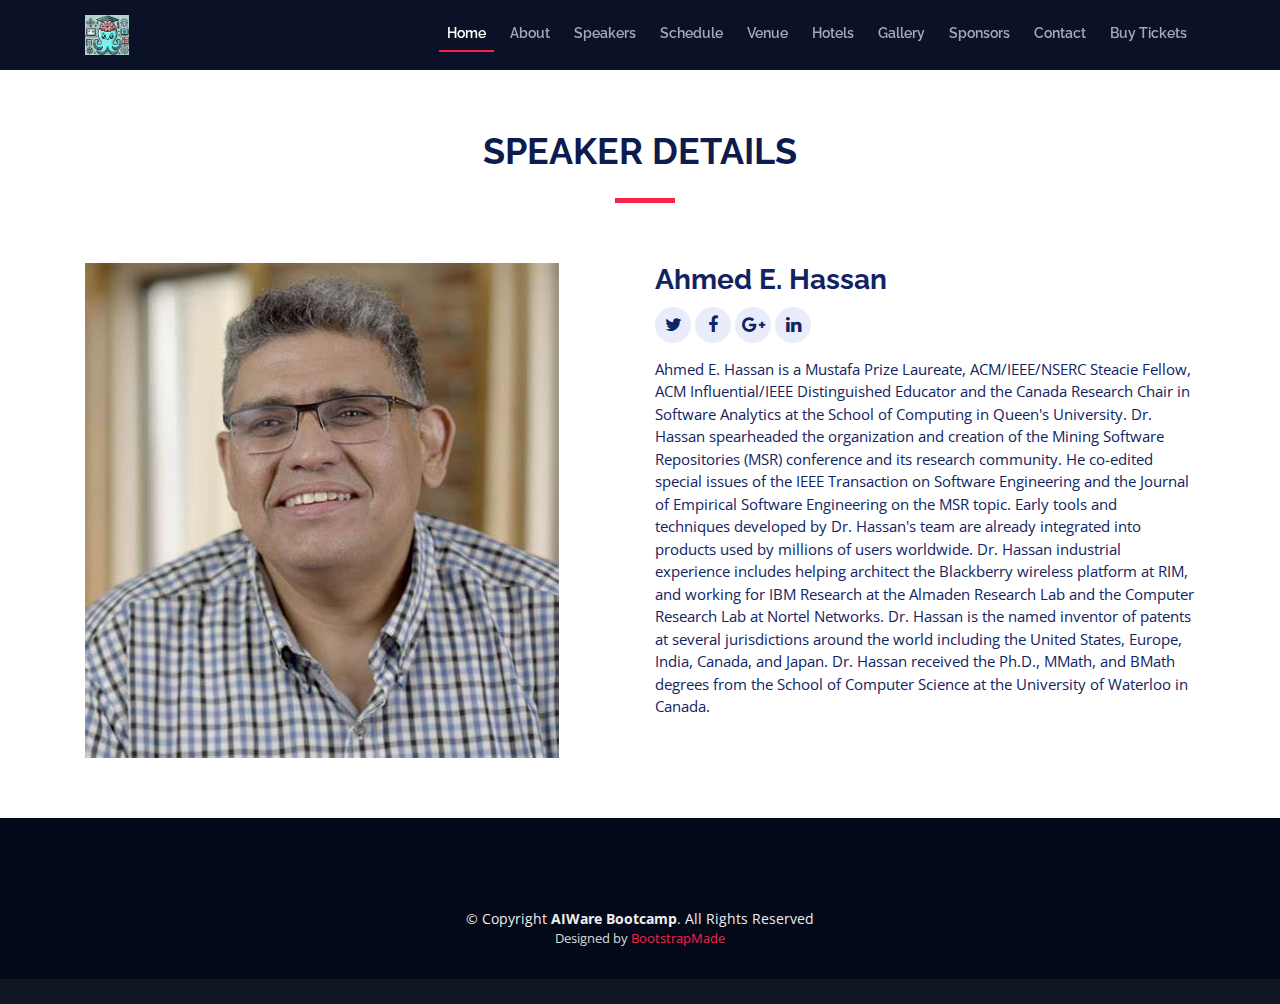
<file: speaker-details-ahmed.html>
<!DOCTYPE html>
<html lang="en">

<head>
  <meta charset="utf-8">
  <title>TheEvent - Bootstrap Event Template</title>
  <meta content="width=device-width, initial-scale=1.0" name="viewport">
  <meta content="" name="keywords">
  <meta content="" name="description">

  <!-- Favicons -->
  <link href="img/favicon.png" rel="icon">
  <link href="img/apple-touch-icon.png" rel="apple-touch-icon">

  <!-- Google Fonts -->
  <link href="https://fonts.googleapis.com/css?family=Open+Sans:300,300i,400,400i,700,700i|Raleway:300,400,500,700,800" rel="stylesheet">

  <!-- Bootstrap CSS File -->
  <link href="lib/bootstrap/css/bootstrap.min.css" rel="stylesheet">

  <!-- Libraries CSS Files -->
  <link href="lib/font-awesome/css/font-awesome.min.css" rel="stylesheet">
  <link href="lib/animate/animate.min.css" rel="stylesheet">
  <link href="lib/venobox/venobox.css" rel="stylesheet">
  <link href="lib/owlcarousel/assets/owl.carousel.min.css" rel="stylesheet">

  <!-- Main Stylesheet File -->
  <link href="css/style.css" rel="stylesheet">

  <!-- =======================================================
    Theme Name: TheEvent
    Theme URL: https://bootstrapmade.com/theevent-conference-event-bootstrap-template/
    Author: BootstrapMade.com
    License: https://bootstrapmade.com/license/
  ======================================================= -->
</head>

<body>

  <!--==========================
    Header
  ============================-->
  <header id="header" class="header-fixed">
    <div class="container">

      <div id="logo" class="pull-left">
        <!-- Uncomment below if you prefer to use a text logo -->
        <!-- <h1><a href="#main">C<span>o</span>nf</a></h1>-->
        <a href="index.html#intro" class="scrollto"><img src="img/logo.png" alt="" title=""></a>
      </div>

      <nav id="nav-menu-container">
        <ul class="nav-menu">
          <li class="menu-active"><a href="index.html#intro">Home</a></li>
          <li><a href="index.html#about">About</a></li>
          <li><a href="index.html#speakers">Speakers</a></li>
          <li><a href="index.html#schedule">Schedule</a></li>
          <li><a href="index.html#venue">Venue</a></li>
          <li><a href="index.html#hotels">Hotels</a></li>
          <li><a href="index.html#gallery">Gallery</a></li>
          <li><a href="index.html#sponsors">Sponsors</a></li>
          <li><a href="index.html#contact">Contact</a></li>
          <li class="buy-tickets"><a href="index.html#buy-tickets">Buy Tickets</a></li>
        </ul>
      </nav><!-- #nav-menu-container -->
    </div>
  </header><!-- #header -->

  <main id="main" class="main-page">

    <!--==========================
      Speaker Details Section
    ============================-->
    <section id="speakers-details" class="wow fadeIn">
      <div class="container">
        <div class="section-header">
          <h2>Speaker Details</h2>
          
        </div>

        <div class="row">
          <div class="col-md-6">
            <img src="img/speakers/11.jpg" alt="Speaker 1" class="img-fluid">
          </div>

          <div class="col-md-6">
            <div class="details">
              <h2>Ahmed E. Hassan</h2>
              <div class="social">
                <a href=""><i class="fa fa-twitter"></i></a>
                <a href=""><i class="fa fa-facebook"></i></a>
                <a href=""><i class="fa fa-google-plus"></i></a>
                <a href=""><i class="fa fa-linkedin"></i></a>
              </div>
              <p>Ahmed E. Hassan is a Mustafa Prize Laureate, ACM/IEEE/NSERC Steacie Fellow, ACM Influential/IEEE Distinguished Educator  and the Canada Research Chair in Software Analytics at the School of Computing in Queen's University. Dr. Hassan spearheaded the organization and creation of the Mining Software Repositories (MSR) conference and its research community. He co-edited special issues of the IEEE Transaction on Software Engineering and the Journal of Empirical Software Engineering on the MSR topic. Early tools and techniques developed by Dr. Hassan's team are already integrated into products used by millions of users worldwide. Dr. Hassan industrial experience includes helping architect the Blackberry wireless platform at RIM, and working for IBM Research at the Almaden Research Lab and the Computer Research Lab at Nortel Networks. Dr. Hassan is the named inventor of patents at several jurisdictions around the world including the United States, Europe, India, Canada, and Japan. Dr. Hassan received the Ph.D., MMath, and BMath degrees from the School of Computer Science at the University of Waterloo in Canada.</p>
 
            </div>
          </div>
          
        </div>
      </div>

    </section>

  </main>


  <!--==========================
    Footer
  ============================-->
  <footer id="footer">
    <div class="footer-top">

    <div class="container">
      <div class="copyright">
        &copy; Copyright <strong>AIWare Bootcamp</strong>. All Rights Reserved
      </div>
      <div class="credits">
        <!--
          All the links in the footer should remain intact.
          You can delete the links only if you purchased the pro version.
          Licensing information: https://bootstrapmade.com/license/
          Purchase the pro version with working PHP/AJAX contact form: https://bootstrapmade.com/buy/?theme=TheEvent
        -->
        Designed by <a href="https://bootstrapmade.com/">BootstrapMade</a>
      </div>
    </div>
  </footer><!-- #footer -->

  <a href="#" class="back-to-top"><i class="fa fa-angle-up"></i></a>

  <!-- JavaScript Libraries -->
  <script src="lib/jquery/jquery.min.js"></script>
  <script src="lib/jquery/jquery-migrate.min.js"></script>
  <script src="lib/bootstrap/js/bootstrap.bundle.min.js"></script>
  <script src="lib/easing/easing.min.js"></script>
  <script src="lib/superfish/hoverIntent.js"></script>
  <script src="lib/superfish/superfish.min.js"></script>
  <script src="lib/wow/wow.min.js"></script>
  <script src="lib/venobox/venobox.min.js"></script>
  <script src="lib/owlcarousel/owl.carousel.min.js"></script>

  <!-- Contact Form JavaScript File -->
  <script src="contactform/contactform.js"></script>

  <!-- Template Main Javascript File -->
  <script src="js/main.js"></script>
</body>

</html>
</file>
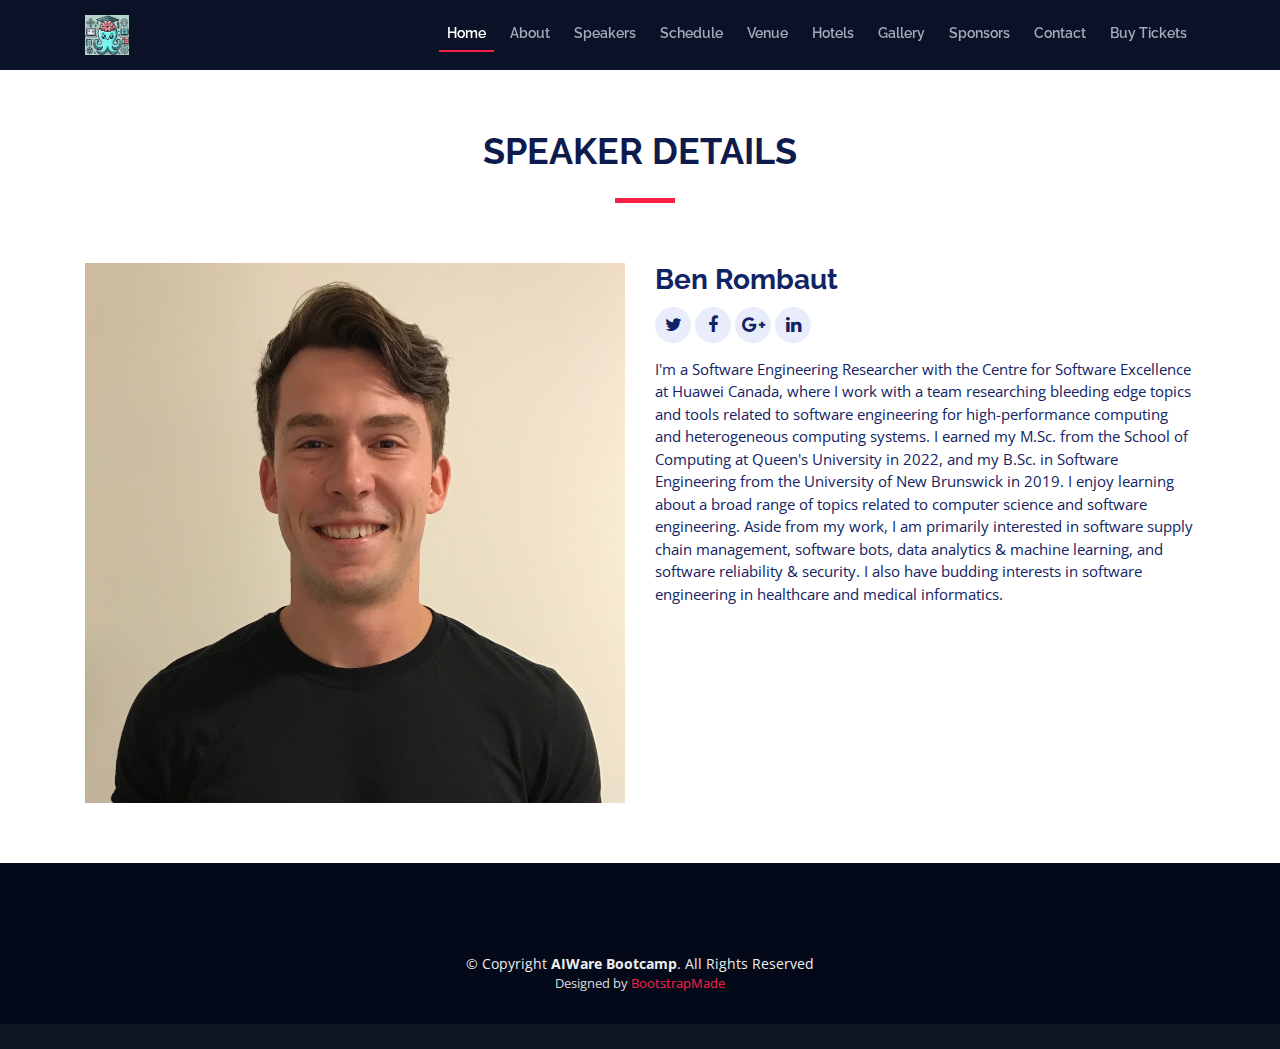
<file: speaker-details-ben.html>
<!DOCTYPE html>
<html lang="en">

<head>
  <meta charset="utf-8">
  <title>TheEvent - Bootstrap Event Template</title>
  <meta content="width=device-width, initial-scale=1.0" name="viewport">
  <meta content="" name="keywords">
  <meta content="" name="description">

  <!-- Favicons -->
  <link href="img/favicon.png" rel="icon">
  <link href="img/apple-touch-icon.png" rel="apple-touch-icon">

  <!-- Google Fonts -->
  <link href="https://fonts.googleapis.com/css?family=Open+Sans:300,300i,400,400i,700,700i|Raleway:300,400,500,700,800" rel="stylesheet">

  <!-- Bootstrap CSS File -->
  <link href="lib/bootstrap/css/bootstrap.min.css" rel="stylesheet">

  <!-- Libraries CSS Files -->
  <link href="lib/font-awesome/css/font-awesome.min.css" rel="stylesheet">
  <link href="lib/animate/animate.min.css" rel="stylesheet">
  <link href="lib/venobox/venobox.css" rel="stylesheet">
  <link href="lib/owlcarousel/assets/owl.carousel.min.css" rel="stylesheet">

  <!-- Main Stylesheet File -->
  <link href="css/style.css" rel="stylesheet">

  <!-- =======================================================
    Theme Name: TheEvent
    Theme URL: https://bootstrapmade.com/theevent-conference-event-bootstrap-template/
    Author: BootstrapMade.com
    License: https://bootstrapmade.com/license/
  ======================================================= -->
</head>

<body>

  <!--==========================
    Header
  ============================-->
  <header id="header" class="header-fixed">
    <div class="container">

      <div id="logo" class="pull-left">
        <!-- Uncomment below if you prefer to use a text logo -->
        <!-- <h1><a href="#main">C<span>o</span>nf</a></h1>-->
        <a href="index.html#intro" class="scrollto"><img src="img/logo.png" alt="" title=""></a>
      </div>

      <nav id="nav-menu-container">
        <ul class="nav-menu">
          <li class="menu-active"><a href="index.html#intro">Home</a></li>
          <li><a href="index.html#about">About</a></li>
          <li><a href="index.html#speakers">Speakers</a></li>
          <li><a href="index.html#schedule">Schedule</a></li>
          <li><a href="index.html#venue">Venue</a></li>
          <li><a href="index.html#hotels">Hotels</a></li>
          <li><a href="index.html#gallery">Gallery</a></li>
          <li><a href="index.html#sponsors">Sponsors</a></li>
          <li><a href="index.html#contact">Contact</a></li>
          <li class="buy-tickets"><a href="index.html#buy-tickets">Buy Tickets</a></li>
        </ul>
      </nav><!-- #nav-menu-container -->
    </div>
  </header><!-- #header -->

  <main id="main" class="main-page">

    <!--==========================
      Speaker Details Section
    ============================-->
    <section id="speakers-details" class="wow fadeIn">
      <div class="container">
        <div class="section-header">
          <h2>Speaker Details</h2>
          
        </div>

        <div class="row">
          <div class="col-md-6">
            <img src="img/speakers/77.jpg" alt="Speaker 7" class="img-fluid">
          </div>

          <div class="col-md-6">
            <div class="details">
              <h2>Ben Rombaut</h2>
              <div class="social">
                <a href=""><i class="fa fa-twitter"></i></a>
                <a href=""><i class="fa fa-facebook"></i></a>
                <a href=""><i class="fa fa-google-plus"></i></a>
                <a href=""><i class="fa fa-linkedin"></i></a>
              </div>
              <p>I'm a Software Engineering Researcher with the Centre for Software Excellence at Huawei Canada, where I work with a team researching bleeding edge topics and tools related to software engineering for high-performance computing and heterogeneous computing systems. I earned my M.Sc. from the School of Computing at Queen's University in 2022, and my B.Sc. in Software Engineering from the University of New Brunswick in 2019.

                I enjoy learning about a broad range of topics related to computer science and software engineering. Aside from my work, I am primarily interested in software supply chain management, software bots, data analytics & machine learning, and software reliability & security. I also have budding interests in software engineering in healthcare and medical informatics.</p>
 
            </div>
          </div>
          
        </div>
      </div>

    </section>

  </main>


  <!--==========================
    Footer
  ============================-->
  <footer id="footer">
    <div class="footer-top">

    <div class="container">
      <div class="copyright">
        &copy; Copyright <strong>AIWare Bootcamp</strong>. All Rights Reserved
      </div>
      <div class="credits">
        <!--
          All the links in the footer should remain intact.
          You can delete the links only if you purchased the pro version.
          Licensing information: https://bootstrapmade.com/license/
          Purchase the pro version with working PHP/AJAX contact form: https://bootstrapmade.com/buy/?theme=TheEvent
        -->
        Designed by <a href="https://bootstrapmade.com/">BootstrapMade</a>
      </div>
    </div>
  </footer><!-- #footer -->

  <a href="#" class="back-to-top"><i class="fa fa-angle-up"></i></a>

  <!-- JavaScript Libraries -->
  <script src="lib/jquery/jquery.min.js"></script>
  <script src="lib/jquery/jquery-migrate.min.js"></script>
  <script src="lib/bootstrap/js/bootstrap.bundle.min.js"></script>
  <script src="lib/easing/easing.min.js"></script>
  <script src="lib/superfish/hoverIntent.js"></script>
  <script src="lib/superfish/superfish.min.js"></script>
  <script src="lib/wow/wow.min.js"></script>
  <script src="lib/venobox/venobox.min.js"></script>
  <script src="lib/owlcarousel/owl.carousel.min.js"></script>

  <!-- Contact Form JavaScript File -->
  <script src="contactform/contactform.js"></script>

  <!-- Template Main Javascript File -->
  <script src="js/main.js"></script>
</body>

</html>
</file>
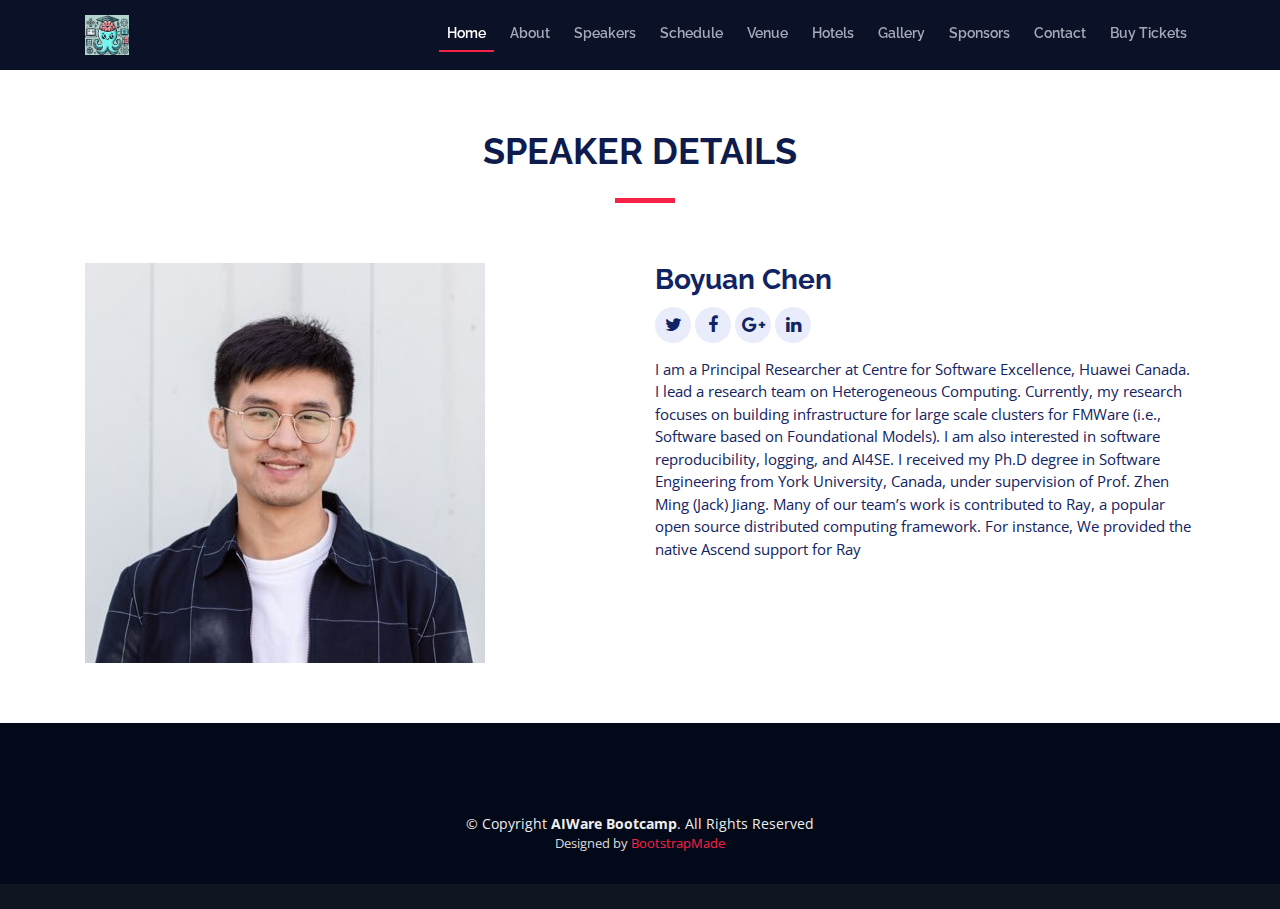
<file: speaker-details-bouyan.html>
<!DOCTYPE html>
<html lang="en">

<head>
  <meta charset="utf-8">
  <title>TheEvent - Bootstrap Event Template</title>
  <meta content="width=device-width, initial-scale=1.0" name="viewport">
  <meta content="" name="keywords">
  <meta content="" name="description">

  <!-- Favicons -->
  <link href="img/favicon.png" rel="icon">
  <link href="img/apple-touch-icon.png" rel="apple-touch-icon">

  <!-- Google Fonts -->
  <link href="https://fonts.googleapis.com/css?family=Open+Sans:300,300i,400,400i,700,700i|Raleway:300,400,500,700,800" rel="stylesheet">

  <!-- Bootstrap CSS File -->
  <link href="lib/bootstrap/css/bootstrap.min.css" rel="stylesheet">

  <!-- Libraries CSS Files -->
  <link href="lib/font-awesome/css/font-awesome.min.css" rel="stylesheet">
  <link href="lib/animate/animate.min.css" rel="stylesheet">
  <link href="lib/venobox/venobox.css" rel="stylesheet">
  <link href="lib/owlcarousel/assets/owl.carousel.min.css" rel="stylesheet">

  <!-- Main Stylesheet File -->
  <link href="css/style.css" rel="stylesheet">

  <!-- =======================================================
    Theme Name: TheEvent
    Theme URL: https://bootstrapmade.com/theevent-conference-event-bootstrap-template/
    Author: BootstrapMade.com
    License: https://bootstrapmade.com/license/
  ======================================================= -->
</head>

<body>

  <!--==========================
    Header
  ============================-->
  <header id="header" class="header-fixed">
    <div class="container">

      <div id="logo" class="pull-left">
        <!-- Uncomment below if you prefer to use a text logo -->
        <!-- <h1><a href="#main">C<span>o</span>nf</a></h1>-->
        <a href="index.html#intro" class="scrollto"><img src="img/logo.png" alt="" title=""></a>
      </div>

      <nav id="nav-menu-container">
        <ul class="nav-menu">
          <li class="menu-active"><a href="index.html#intro">Home</a></li>
          <li><a href="index.html#about">About</a></li>
          <li><a href="index.html#speakers">Speakers</a></li>
          <li><a href="index.html#schedule">Schedule</a></li>
          <li><a href="index.html#venue">Venue</a></li>
          <li><a href="index.html#hotels">Hotels</a></li>
          <li><a href="index.html#gallery">Gallery</a></li>
          <li><a href="index.html#sponsors">Sponsors</a></li>
          <li><a href="index.html#contact">Contact</a></li>
          <li class="buy-tickets"><a href="index.html#buy-tickets">Buy Tickets</a></li>
        </ul>
      </nav><!-- #nav-menu-container -->
    </div>
  </header><!-- #header -->

  <main id="main" class="main-page">

    <!--==========================
      Speaker Details Section
    ============================-->
    <section id="speakers-details" class="wow fadeIn">
      <div class="container">
        <div class="section-header">
          <h2>Speaker Details</h2>
          
        </div>

        <div class="row">
          <div class="col-md-6">
            <img src="img/speakers/10.jpg" alt="Speaker 10" class="img-fluid">
          </div>

          <div class="col-md-6">
            <div class="details">
              <h2>Boyuan Chen</h2>
              <div class="social">
                <a href=""><i class="fa fa-twitter"></i></a>
                <a href=""><i class="fa fa-facebook"></i></a>
                <a href=""><i class="fa fa-google-plus"></i></a>
                <a href=""><i class="fa fa-linkedin"></i></a>
              </div>
              <p>I am a Principal Researcher at Centre for Software Excellence, Huawei Canada. I lead a research team on Heterogeneous Computing. Currently, my research focuses on building infrastructure for large scale clusters for FMWare (i.e., Software based on Foundational Models). I am also interested in software reproducibility, logging, and AI4SE. I received my Ph.D degree in Software Engineering from York University, Canada, under supervision of Prof. Zhen Ming (Jack) Jiang.

                Many of our team’s work is contributed to Ray, a popular open source distributed computing framework. For instance, We provided the native Ascend support for Ray</p>
 
            </div>
          </div>
          
        </div>
      </div>

    </section>

  </main>


  <!--==========================
    Footer
  ============================-->
  <footer id="footer">
    <div class="footer-top">

    <div class="container">
      <div class="copyright">
        &copy; Copyright <strong>AIWare Bootcamp</strong>. All Rights Reserved
      </div>
      <div class="credits">
        <!--
          All the links in the footer should remain intact.
          You can delete the links only if you purchased the pro version.
          Licensing information: https://bootstrapmade.com/license/
          Purchase the pro version with working PHP/AJAX contact form: https://bootstrapmade.com/buy/?theme=TheEvent
        -->
        Designed by <a href="https://bootstrapmade.com/">BootstrapMade</a>
      </div>
    </div>
  </footer><!-- #footer -->

  <a href="#" class="back-to-top"><i class="fa fa-angle-up"></i></a>

  <!-- JavaScript Libraries -->
  <script src="lib/jquery/jquery.min.js"></script>
  <script src="lib/jquery/jquery-migrate.min.js"></script>
  <script src="lib/bootstrap/js/bootstrap.bundle.min.js"></script>
  <script src="lib/easing/easing.min.js"></script>
  <script src="lib/superfish/hoverIntent.js"></script>
  <script src="lib/superfish/superfish.min.js"></script>
  <script src="lib/wow/wow.min.js"></script>
  <script src="lib/venobox/venobox.min.js"></script>
  <script src="lib/owlcarousel/owl.carousel.min.js"></script>

  <!-- Contact Form JavaScript File -->
  <script src="contactform/contactform.js"></script>

  <!-- Template Main Javascript File -->
  <script src="js/main.js"></script>
</body>

</html>
</file>
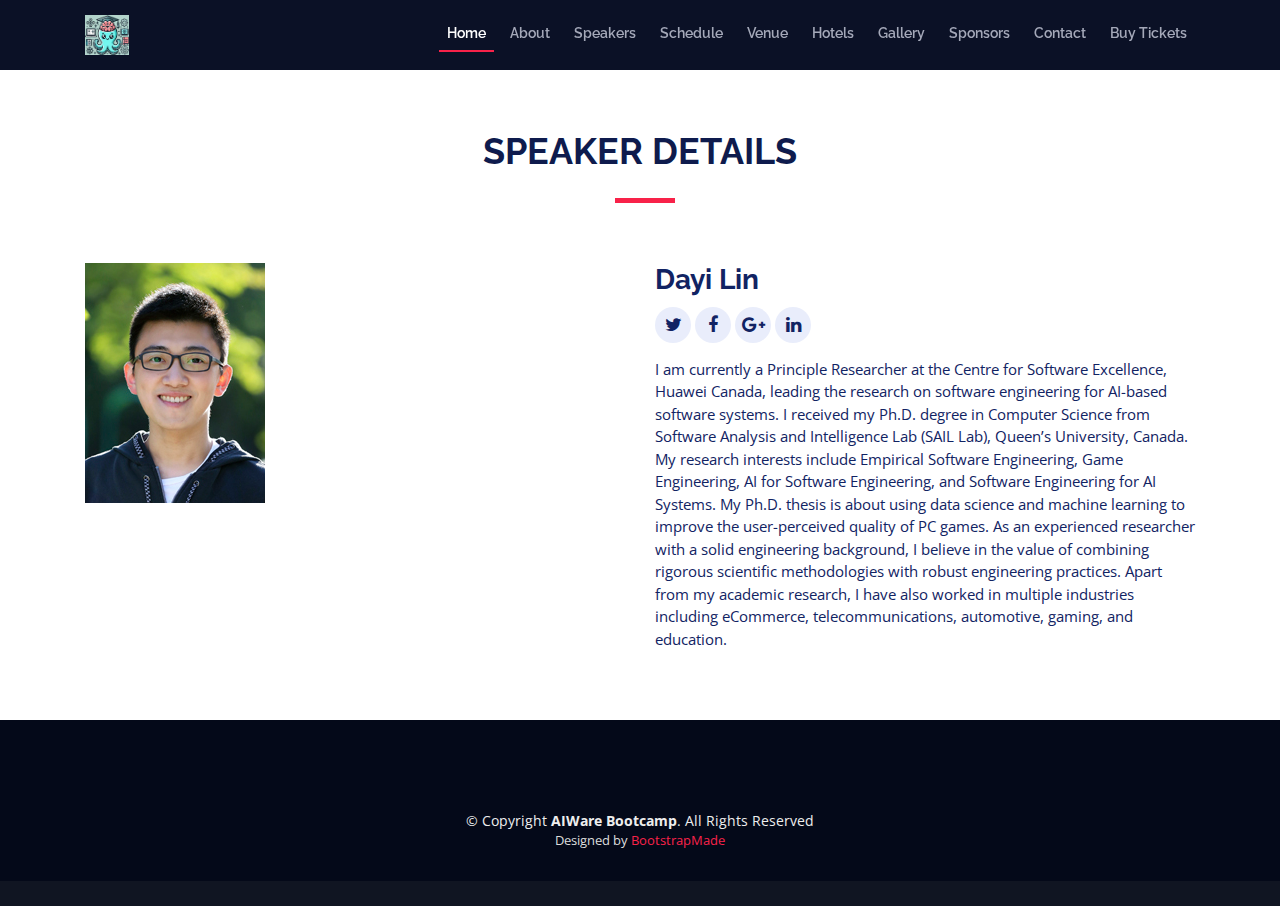
<file: speaker-details-dayi.html>
<!DOCTYPE html>
<html lang="en">

<head>
  <meta charset="utf-8">
  <title>TheEvent - Bootstrap Event Template</title>
  <meta content="width=device-width, initial-scale=1.0" name="viewport">
  <meta content="" name="keywords">
  <meta content="" name="description">

  <!-- Favicons -->
  <link href="img/favicon.png" rel="icon">
  <link href="img/apple-touch-icon.png" rel="apple-touch-icon">

  <!-- Google Fonts -->
  <link href="https://fonts.googleapis.com/css?family=Open+Sans:300,300i,400,400i,700,700i|Raleway:300,400,500,700,800" rel="stylesheet">

  <!-- Bootstrap CSS File -->
  <link href="lib/bootstrap/css/bootstrap.min.css" rel="stylesheet">

  <!-- Libraries CSS Files -->
  <link href="lib/font-awesome/css/font-awesome.min.css" rel="stylesheet">
  <link href="lib/animate/animate.min.css" rel="stylesheet">
  <link href="lib/venobox/venobox.css" rel="stylesheet">
  <link href="lib/owlcarousel/assets/owl.carousel.min.css" rel="stylesheet">

  <!-- Main Stylesheet File -->
  <link href="css/style.css" rel="stylesheet">

  <!-- =======================================================
    Theme Name: TheEvent
    Theme URL: https://bootstrapmade.com/theevent-conference-event-bootstrap-template/
    Author: BootstrapMade.com
    License: https://bootstrapmade.com/license/
  ======================================================= -->
</head>

<body>

  <!--==========================
    Header
  ============================-->
  <header id="header" class="header-fixed">
    <div class="container">

      <div id="logo" class="pull-left">
        <!-- Uncomment below if you prefer to use a text logo -->
        <!-- <h1><a href="#main">C<span>o</span>nf</a></h1>-->
        <a href="index.html#intro" class="scrollto"><img src="img/logo.png" alt="" title=""></a>
      </div>

      <nav id="nav-menu-container">
        <ul class="nav-menu">
          <li class="menu-active"><a href="index.html#intro">Home</a></li>
          <li><a href="index.html#about">About</a></li>
          <li><a href="index.html#speakers">Speakers</a></li>
          <li><a href="index.html#schedule">Schedule</a></li>
          <li><a href="index.html#venue">Venue</a></li>
          <li><a href="index.html#hotels">Hotels</a></li>
          <li><a href="index.html#gallery">Gallery</a></li>
          <li><a href="index.html#sponsors">Sponsors</a></li>
          <li><a href="index.html#contact">Contact</a></li>
          <li class="buy-tickets"><a href="index.html#buy-tickets">Buy Tickets</a></li>
        </ul>
      </nav><!-- #nav-menu-container -->
    </div>
  </header><!-- #header -->

  <main id="main" class="main-page">

    <!--==========================
      Speaker Details Section
    ============================-->
    <section id="speakers-details" class="wow fadeIn">
      <div class="container">
        <div class="section-header">
          <h2>Speaker Details</h2>
          
        </div>

        <div class="row">
          <div class="col-md-6">
            <img src="img/speakers/99.jpg" alt="Speaker 9" class="img-fluid">
          </div>

          <div class="col-md-6">
            <div class="details">
              <h2>Dayi Lin</h2>
              <div class="social">
                <a href=""><i class="fa fa-twitter"></i></a>
                <a href=""><i class="fa fa-facebook"></i></a>
                <a href=""><i class="fa fa-google-plus"></i></a>
                <a href=""><i class="fa fa-linkedin"></i></a>
              </div>
              <p>I am currently a Principle Researcher at the Centre for Software Excellence, Huawei Canada, leading the research on software engineering for AI-based software systems. I received my Ph.D. degree in Computer Science from Software Analysis and Intelligence Lab (SAIL Lab), Queen’s University, Canada. My research interests include Empirical Software Engineering, Game Engineering, AI for Software Engineering, and Software Engineering for AI Systems. My Ph.D. thesis is about using data science and machine learning to improve the user-perceived quality of PC games.

                As an experienced researcher with a solid engineering background, I believe in the value of combining rigorous scientific methodologies with robust engineering practices. Apart from my academic research, I have also worked in multiple industries including eCommerce, telecommunications, automotive, gaming, and education.</p>
 
            </div>
          </div>
          
        </div>
      </div>

    </section>

  </main>


  <!--==========================
    Footer
  ============================-->
  <footer id="footer">
    <div class="footer-top">

    <div class="container">
      <div class="copyright">
        &copy; Copyright <strong>AIWare Bootcamp</strong>. All Rights Reserved
      </div>
      <div class="credits">
        <!--
          All the links in the footer should remain intact.
          You can delete the links only if you purchased the pro version.
          Licensing information: https://bootstrapmade.com/license/
          Purchase the pro version with working PHP/AJAX contact form: https://bootstrapmade.com/buy/?theme=TheEvent
        -->
        Designed by <a href="https://bootstrapmade.com/">BootstrapMade</a>
      </div>
    </div>
  </footer><!-- #footer -->

  <a href="#" class="back-to-top"><i class="fa fa-angle-up"></i></a>

  <!-- JavaScript Libraries -->
  <script src="lib/jquery/jquery.min.js"></script>
  <script src="lib/jquery/jquery-migrate.min.js"></script>
  <script src="lib/bootstrap/js/bootstrap.bundle.min.js"></script>
  <script src="lib/easing/easing.min.js"></script>
  <script src="lib/superfish/hoverIntent.js"></script>
  <script src="lib/superfish/superfish.min.js"></script>
  <script src="lib/wow/wow.min.js"></script>
  <script src="lib/venobox/venobox.min.js"></script>
  <script src="lib/owlcarousel/owl.carousel.min.js"></script>

  <!-- Contact Form JavaScript File -->
  <script src="contactform/contactform.js"></script>

  <!-- Template Main Javascript File -->
  <script src="js/main.js"></script>
</body>

</html>
</file>
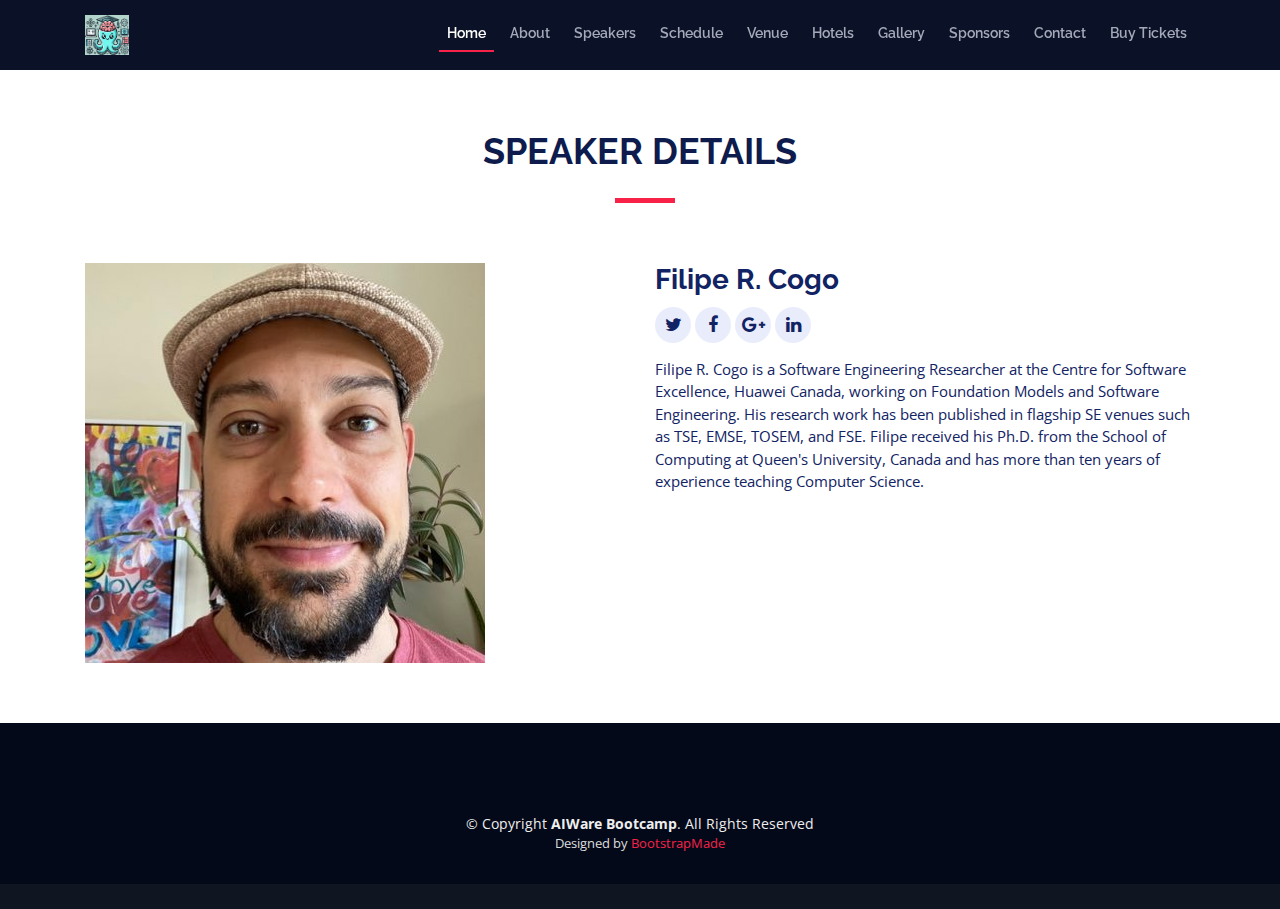
<file: speaker-details-filipe.html>
<!DOCTYPE html>
<html lang="en">

<head>
  <meta charset="utf-8">
  <title>TheEvent - Bootstrap Event Template</title>
  <meta content="width=device-width, initial-scale=1.0" name="viewport">
  <meta content="" name="keywords">
  <meta content="" name="description">

  <!-- Favicons -->
  <link href="img/favicon.png" rel="icon">
  <link href="img/apple-touch-icon.png" rel="apple-touch-icon">

  <!-- Google Fonts -->
  <link href="https://fonts.googleapis.com/css?family=Open+Sans:300,300i,400,400i,700,700i|Raleway:300,400,500,700,800" rel="stylesheet">

  <!-- Bootstrap CSS File -->
  <link href="lib/bootstrap/css/bootstrap.min.css" rel="stylesheet">

  <!-- Libraries CSS Files -->
  <link href="lib/font-awesome/css/font-awesome.min.css" rel="stylesheet">
  <link href="lib/animate/animate.min.css" rel="stylesheet">
  <link href="lib/venobox/venobox.css" rel="stylesheet">
  <link href="lib/owlcarousel/assets/owl.carousel.min.css" rel="stylesheet">

  <!-- Main Stylesheet File -->
  <link href="css/style.css" rel="stylesheet">

  <!-- =======================================================
    Theme Name: TheEvent
    Theme URL: https://bootstrapmade.com/theevent-conference-event-bootstrap-template/
    Author: BootstrapMade.com
    License: https://bootstrapmade.com/license/
  ======================================================= -->
</head>

<body>

  <!--==========================
    Header
  ============================-->
  <header id="header" class="header-fixed">
    <div class="container">

      <div id="logo" class="pull-left">
        <!-- Uncomment below if you prefer to use a text logo -->
        <!-- <h1><a href="#main">C<span>o</span>nf</a></h1>-->
        <a href="index.html#intro" class="scrollto"><img src="img/logo.png" alt="" title=""></a>
      </div>

      <nav id="nav-menu-container">
        <ul class="nav-menu">
          <li class="menu-active"><a href="index.html#intro">Home</a></li>
          <li><a href="index.html#about">About</a></li>
          <li><a href="index.html#speakers">Speakers</a></li>
          <li><a href="index.html#schedule">Schedule</a></li>
          <li><a href="index.html#venue">Venue</a></li>
          <li><a href="index.html#hotels">Hotels</a></li>
          <li><a href="index.html#gallery">Gallery</a></li>
          <li><a href="index.html#sponsors">Sponsors</a></li>
          <li><a href="index.html#contact">Contact</a></li>
          <li class="buy-tickets"><a href="index.html#buy-tickets">Buy Tickets</a></li>
        </ul>
      </nav><!-- #nav-menu-container -->
    </div>
  </header><!-- #header -->

  <main id="main" class="main-page">

    <!--==========================
      Speaker Details Section
    ============================-->
    <section id="speakers-details" class="wow fadeIn">
      <div class="container">
        <div class="section-header">
          <h2>Speaker Details</h2>
          
        </div>

        <div class="row">
          <div class="col-md-6">
            <img src="img/speakers/44.jpg" alt="Speaker 4" class="img-fluid">
          </div>

          <div class="col-md-6">
            <div class="details">
              <h2>Filipe R. Cogo</h2>
              <div class="social">
                <a href=""><i class="fa fa-twitter"></i></a>
                <a href=""><i class="fa fa-facebook"></i></a>
                <a href=""><i class="fa fa-google-plus"></i></a>
                <a href=""><i class="fa fa-linkedin"></i></a>
              </div>
              <p>Filipe R. Cogo is a Software Engineering Researcher at the Centre for Software Excellence, Huawei Canada, working on Foundation Models and Software Engineering. His research work has been published in flagship SE venues such as TSE, EMSE, TOSEM, and FSE. Filipe received his Ph.D. from the School of Computing at Queen's University, Canada and has more than ten years of experience teaching Computer Science.</p>
 
            </div>
          </div>
          
        </div>
      </div>

    </section>

  </main>


  <!--==========================
    Footer
  ============================-->
  <footer id="footer">
    <div class="footer-top">

    <div class="container">
      <div class="copyright">
        &copy; Copyright <strong>AIWare Bootcamp</strong>. All Rights Reserved
      </div>
      <div class="credits">
        <!--
          All the links in the footer should remain intact.
          You can delete the links only if you purchased the pro version.
          Licensing information: https://bootstrapmade.com/license/
          Purchase the pro version with working PHP/AJAX contact form: https://bootstrapmade.com/buy/?theme=TheEvent
        -->
        Designed by <a href="https://bootstrapmade.com/">BootstrapMade</a>
      </div>
    </div>
  </footer><!-- #footer -->

  <a href="#" class="back-to-top"><i class="fa fa-angle-up"></i></a>

  <!-- JavaScript Libraries -->
  <script src="lib/jquery/jquery.min.js"></script>
  <script src="lib/jquery/jquery-migrate.min.js"></script>
  <script src="lib/bootstrap/js/bootstrap.bundle.min.js"></script>
  <script src="lib/easing/easing.min.js"></script>
  <script src="lib/superfish/hoverIntent.js"></script>
  <script src="lib/superfish/superfish.min.js"></script>
  <script src="lib/wow/wow.min.js"></script>
  <script src="lib/venobox/venobox.min.js"></script>
  <script src="lib/owlcarousel/owl.carousel.min.js"></script>

  <!-- Contact Form JavaScript File -->
  <script src="contactform/contactform.js"></script>

  <!-- Template Main Javascript File -->
  <script src="js/main.js"></script>
</body>

</html>
</file>
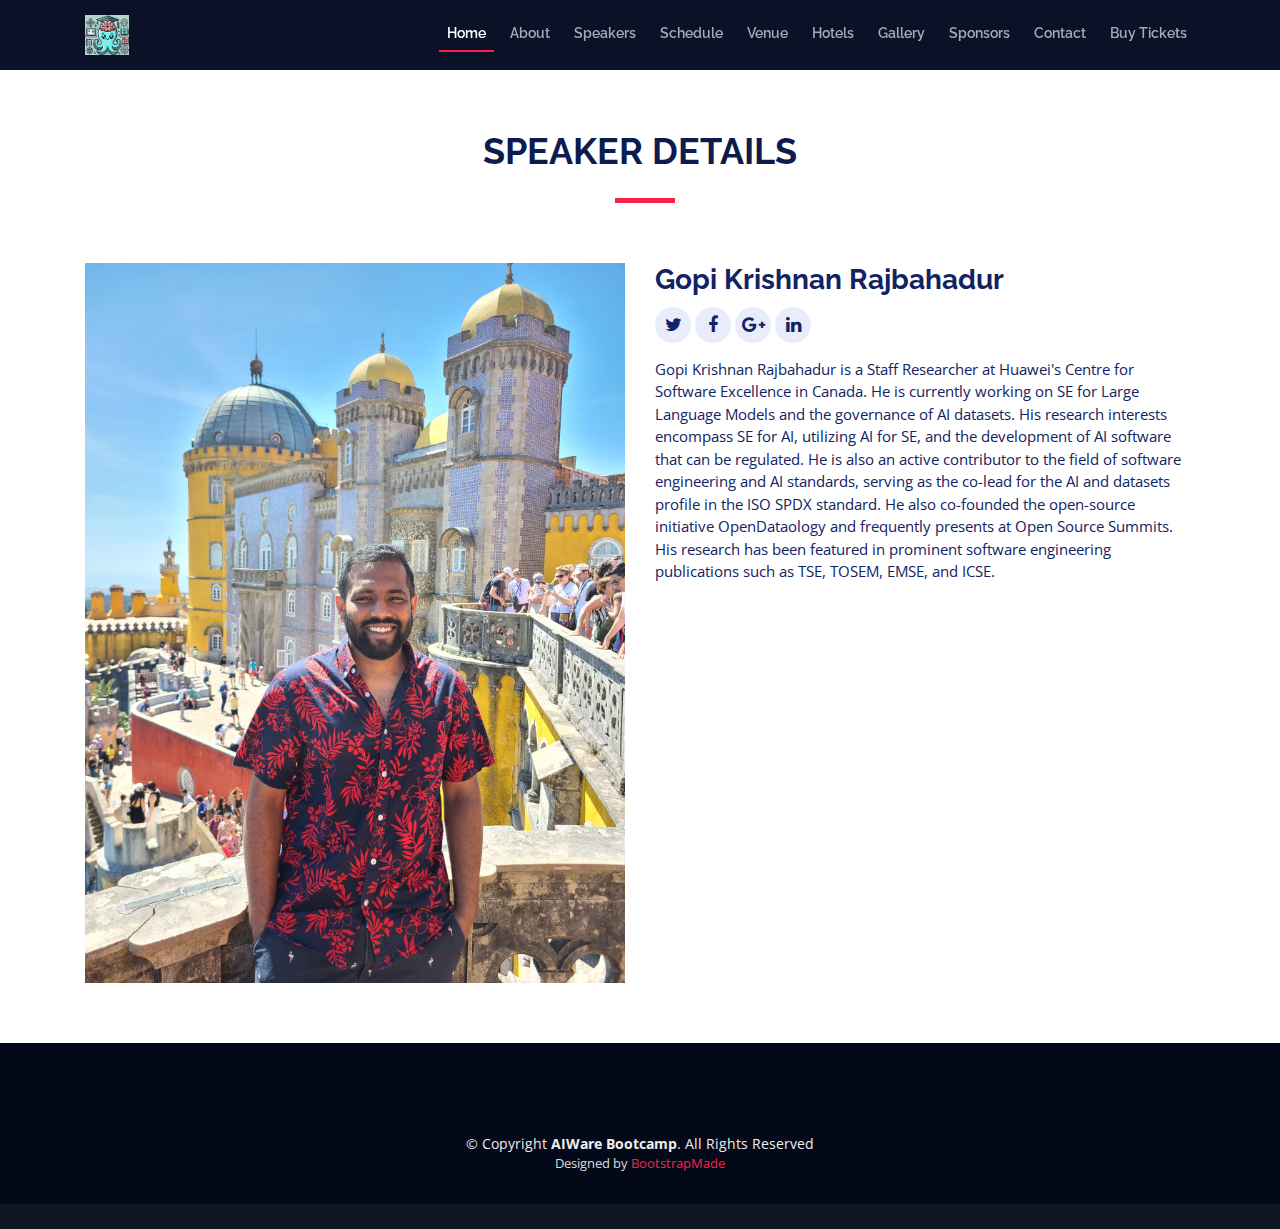
<file: speaker-details-gopi.html>
<!DOCTYPE html>
<html lang="en">

<head>
  <meta charset="utf-8">
  <title>TheEvent - Bootstrap Event Template</title>
  <meta content="width=device-width, initial-scale=1.0" name="viewport">
  <meta content="" name="keywords">
  <meta content="" name="description">

  <!-- Favicons -->
  <link href="img/favicon.png" rel="icon">
  <link href="img/apple-touch-icon.png" rel="apple-touch-icon">

  <!-- Google Fonts -->
  <link href="https://fonts.googleapis.com/css?family=Open+Sans:300,300i,400,400i,700,700i|Raleway:300,400,500,700,800" rel="stylesheet">

  <!-- Bootstrap CSS File -->
  <link href="lib/bootstrap/css/bootstrap.min.css" rel="stylesheet">

  <!-- Libraries CSS Files -->
  <link href="lib/font-awesome/css/font-awesome.min.css" rel="stylesheet">
  <link href="lib/animate/animate.min.css" rel="stylesheet">
  <link href="lib/venobox/venobox.css" rel="stylesheet">
  <link href="lib/owlcarousel/assets/owl.carousel.min.css" rel="stylesheet">

  <!-- Main Stylesheet File -->
  <link href="css/style.css" rel="stylesheet">

  <!-- =======================================================
    Theme Name: TheEvent
    Theme URL: https://bootstrapmade.com/theevent-conference-event-bootstrap-template/
    Author: BootstrapMade.com
    License: https://bootstrapmade.com/license/
  ======================================================= -->
</head>

<body>

  <!--==========================
    Header
  ============================-->
  <header id="header" class="header-fixed">
    <div class="container">

      <div id="logo" class="pull-left">
        <!-- Uncomment below if you prefer to use a text logo -->
        <!-- <h1><a href="#main">C<span>o</span>nf</a></h1>-->
        <a href="index.html#intro" class="scrollto"><img src="img/logo.png" alt="" title=""></a>
      </div>

      <nav id="nav-menu-container">
        <ul class="nav-menu">
          <li class="menu-active"><a href="index.html#intro">Home</a></li>
          <li><a href="index.html#about">About</a></li>
          <li><a href="index.html#speakers">Speakers</a></li>
          <li><a href="index.html#schedule">Schedule</a></li>
          <li><a href="index.html#venue">Venue</a></li>
          <li><a href="index.html#hotels">Hotels</a></li>
          <li><a href="index.html#gallery">Gallery</a></li>
          <li><a href="index.html#sponsors">Sponsors</a></li>
          <li><a href="index.html#contact">Contact</a></li>
          <li class="buy-tickets"><a href="index.html#buy-tickets">Buy Tickets</a></li>
        </ul>
      </nav><!-- #nav-menu-container -->
    </div>
  </header><!-- #header -->

  <main id="main" class="main-page">

    <!--==========================
      Speaker Details Section
    ============================-->
    <section id="speakers-details" class="wow fadeIn">
      <div class="container">
        <div class="section-header">
          <h2>Speaker Details</h2>
          
        </div>

        <div class="row">
          <div class="col-md-6">
            <img src="img/speakers/33.jpg" alt="Speaker 3" class="img-fluid">
          </div>

          <div class="col-md-6">
            <div class="details">
              <h2>Gopi Krishnan Rajbahadur</h2>
              <div class="social">
                <a href=""><i class="fa fa-twitter"></i></a>
                <a href=""><i class="fa fa-facebook"></i></a>
                <a href=""><i class="fa fa-google-plus"></i></a>
                <a href=""><i class="fa fa-linkedin"></i></a>
              </div>
              <p>Gopi Krishnan Rajbahadur is a Staff Researcher at Huawei's Centre for Software Excellence in Canada. He is currently working on SE for Large Language Models and the governance of AI datasets. His research interests encompass SE for AI, utilizing AI for SE, and the development of AI software that can be regulated. He is also an active contributor to the field of software engineering and AI standards, serving as the co-lead for the AI and datasets profile in the ISO SPDX standard. He also co-founded the open-source initiative OpenDataology and frequently presents at Open Source Summits. His research has been featured in prominent software engineering publications such as TSE, TOSEM, EMSE, and ICSE.</p>
 
            </div>
          </div>
          
        </div>
      </div>

    </section>

  </main>


  <!--==========================
    Footer
  ============================-->
  <footer id="footer">
    <div class="footer-top">

    <div class="container">
      <div class="copyright">
        &copy; Copyright <strong>AIWare Bootcamp</strong>. All Rights Reserved
      </div>
      <div class="credits">
        <!--
          All the links in the footer should remain intact.
          You can delete the links only if you purchased the pro version.
          Licensing information: https://bootstrapmade.com/license/
          Purchase the pro version with working PHP/AJAX contact form: https://bootstrapmade.com/buy/?theme=TheEvent
        -->
        Designed by <a href="https://bootstrapmade.com/">BootstrapMade</a>
      </div>
    </div>
  </footer><!-- #footer -->

  <a href="#" class="back-to-top"><i class="fa fa-angle-up"></i></a>

  <!-- JavaScript Libraries -->
  <script src="lib/jquery/jquery.min.js"></script>
  <script src="lib/jquery/jquery-migrate.min.js"></script>
  <script src="lib/bootstrap/js/bootstrap.bundle.min.js"></script>
  <script src="lib/easing/easing.min.js"></script>
  <script src="lib/superfish/hoverIntent.js"></script>
  <script src="lib/superfish/superfish.min.js"></script>
  <script src="lib/wow/wow.min.js"></script>
  <script src="lib/venobox/venobox.min.js"></script>
  <script src="lib/owlcarousel/owl.carousel.min.js"></script>

  <!-- Contact Form JavaScript File -->
  <script src="contactform/contactform.js"></script>

  <!-- Template Main Javascript File -->
  <script src="js/main.js"></script>
</body>

</html>
</file>
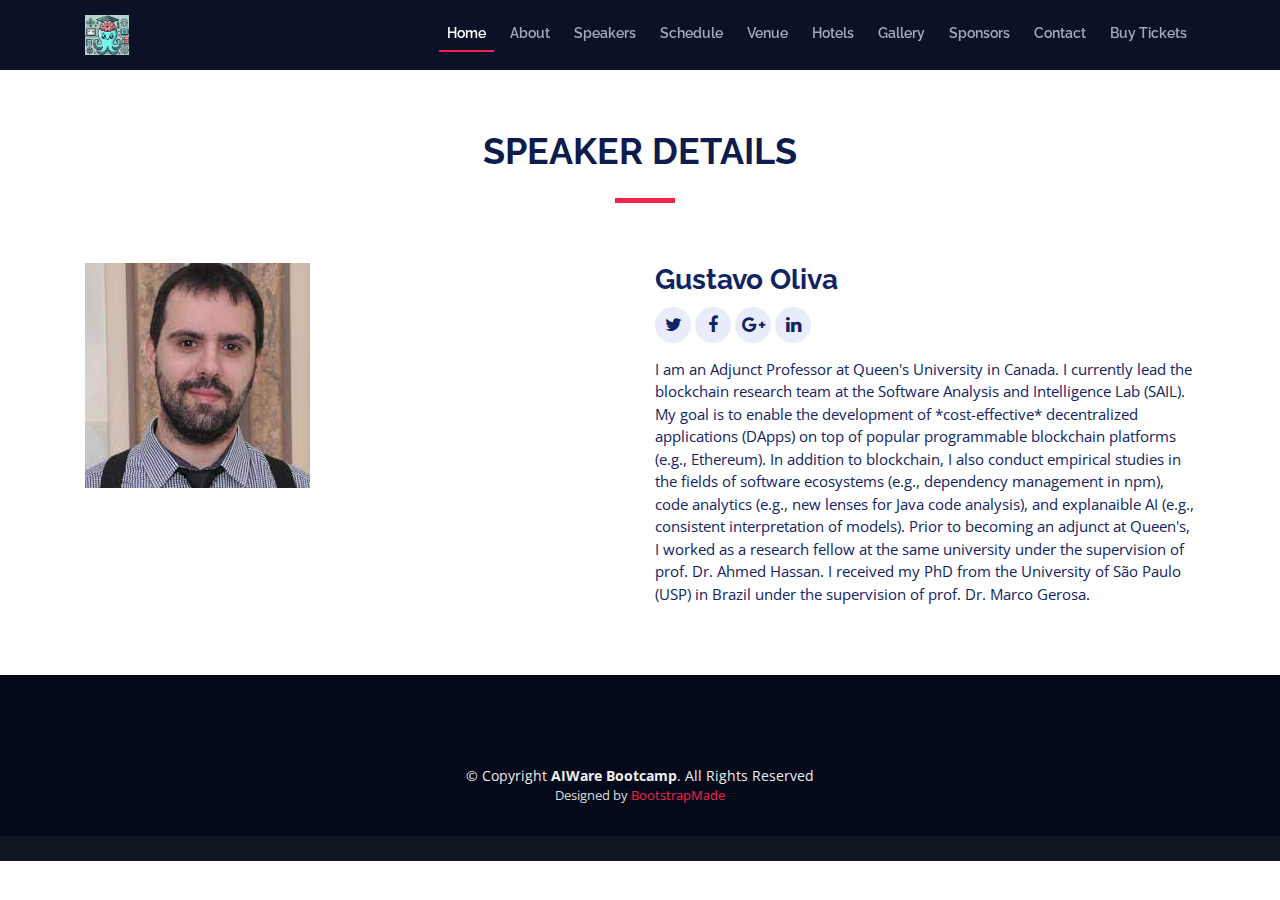
<file: speaker-details-gustavo.html>
<!DOCTYPE html>
<html lang="en">

<head>
  <meta charset="utf-8">
  <title>TheEvent - Bootstrap Event Template</title>
  <meta content="width=device-width, initial-scale=1.0" name="viewport">
  <meta content="" name="keywords">
  <meta content="" name="description">

  <!-- Favicons -->
  <link href="img/favicon.png" rel="icon">
  <link href="img/apple-touch-icon.png" rel="apple-touch-icon">

  <!-- Google Fonts -->
  <link href="https://fonts.googleapis.com/css?family=Open+Sans:300,300i,400,400i,700,700i|Raleway:300,400,500,700,800" rel="stylesheet">

  <!-- Bootstrap CSS File -->
  <link href="lib/bootstrap/css/bootstrap.min.css" rel="stylesheet">

  <!-- Libraries CSS Files -->
  <link href="lib/font-awesome/css/font-awesome.min.css" rel="stylesheet">
  <link href="lib/animate/animate.min.css" rel="stylesheet">
  <link href="lib/venobox/venobox.css" rel="stylesheet">
  <link href="lib/owlcarousel/assets/owl.carousel.min.css" rel="stylesheet">

  <!-- Main Stylesheet File -->
  <link href="css/style.css" rel="stylesheet">

  <!-- =======================================================
    Theme Name: TheEvent
    Theme URL: https://bootstrapmade.com/theevent-conference-event-bootstrap-template/
    Author: BootstrapMade.com
    License: https://bootstrapmade.com/license/
  ======================================================= -->
</head>

<body>

  <!--==========================
    Header
  ============================-->
  <header id="header" class="header-fixed">
    <div class="container">

      <div id="logo" class="pull-left">
        <!-- Uncomment below if you prefer to use a text logo -->
        <!-- <h1><a href="#main">C<span>o</span>nf</a></h1>-->
        <a href="index.html#intro" class="scrollto"><img src="img/logo.png" alt="" title=""></a>
      </div>

      <nav id="nav-menu-container">
        <ul class="nav-menu">
          <li class="menu-active"><a href="index.html#intro">Home</a></li>
          <li><a href="index.html#about">About</a></li>
          <li><a href="index.html#speakers">Speakers</a></li>
          <li><a href="index.html#schedule">Schedule</a></li>
          <li><a href="index.html#venue">Venue</a></li>
          <li><a href="index.html#hotels">Hotels</a></li>
          <li><a href="index.html#gallery">Gallery</a></li>
          <li><a href="index.html#sponsors">Sponsors</a></li>
          <li><a href="index.html#contact">Contact</a></li>
          <li class="buy-tickets"><a href="index.html#buy-tickets">Buy Tickets</a></li>
        </ul>
      </nav><!-- #nav-menu-container -->
    </div>
  </header><!-- #header -->

  <main id="main" class="main-page">

    <!--==========================
      Speaker Details Section
    ============================-->
    <section id="speakers-details" class="wow fadeIn">
      <div class="container">
        <div class="section-header">
          <h2>Speaker Details</h2>
          
        </div>

        <div class="row">
          <div class="col-md-6">
            <img src="img/speakers/66.jpg" alt="Speaker 6" class="img-fluid">
          </div>

          <div class="col-md-6">
            <div class="details">
              <h2>Gustavo Oliva</h2>
              <div class="social">
                <a href=""><i class="fa fa-twitter"></i></a>
                <a href=""><i class="fa fa-facebook"></i></a>
                <a href=""><i class="fa fa-google-plus"></i></a>
                <a href=""><i class="fa fa-linkedin"></i></a>
              </div>
              <p>I am an Adjunct Professor at Queen's University in Canada. I currently lead the blockchain research team at the Software Analysis and Intelligence Lab (SAIL). My goal is to enable the development of *cost-effective* decentralized applications (DApps) on top of popular programmable blockchain platforms (e.g., Ethereum).
                In addition to blockchain, I also conduct empirical studies in the fields of software ecosystems (e.g., dependency management in npm), code analytics (e.g., new lenses for Java code analysis), and explanaible AI (e.g., consistent interpretation of models).
                
                Prior to becoming an adjunct at Queen's, I worked as a research fellow at the same university under the supervision of prof. Dr. Ahmed Hassan. I received my PhD from the University of São Paulo (USP) in Brazil under the supervision of prof. Dr. Marco Gerosa.</p>
 
            </div>
          </div>
          
        </div>
      </div>

    </section>

  </main>


  <!--==========================
    Footer
  ============================-->
  <footer id="footer">
    <div class="footer-top">

    <div class="container">
      <div class="copyright">
        &copy; Copyright <strong>AIWare Bootcamp</strong>. All Rights Reserved
      </div>
      <div class="credits">
        <!--
          All the links in the footer should remain intact.
          You can delete the links only if you purchased the pro version.
          Licensing information: https://bootstrapmade.com/license/
          Purchase the pro version with working PHP/AJAX contact form: https://bootstrapmade.com/buy/?theme=TheEvent
        -->
        Designed by <a href="https://bootstrapmade.com/">BootstrapMade</a>
      </div>
    </div>
  </footer><!-- #footer -->

  <a href="#" class="back-to-top"><i class="fa fa-angle-up"></i></a>

  <!-- JavaScript Libraries -->
  <script src="lib/jquery/jquery.min.js"></script>
  <script src="lib/jquery/jquery-migrate.min.js"></script>
  <script src="lib/bootstrap/js/bootstrap.bundle.min.js"></script>
  <script src="lib/easing/easing.min.js"></script>
  <script src="lib/superfish/hoverIntent.js"></script>
  <script src="lib/superfish/superfish.min.js"></script>
  <script src="lib/wow/wow.min.js"></script>
  <script src="lib/venobox/venobox.min.js"></script>
  <script src="lib/owlcarousel/owl.carousel.min.js"></script>

  <!-- Contact Form JavaScript File -->
  <script src="contactform/contactform.js"></script>

  <!-- Template Main Javascript File -->
  <script src="js/main.js"></script>
</body>

</html>
</file>
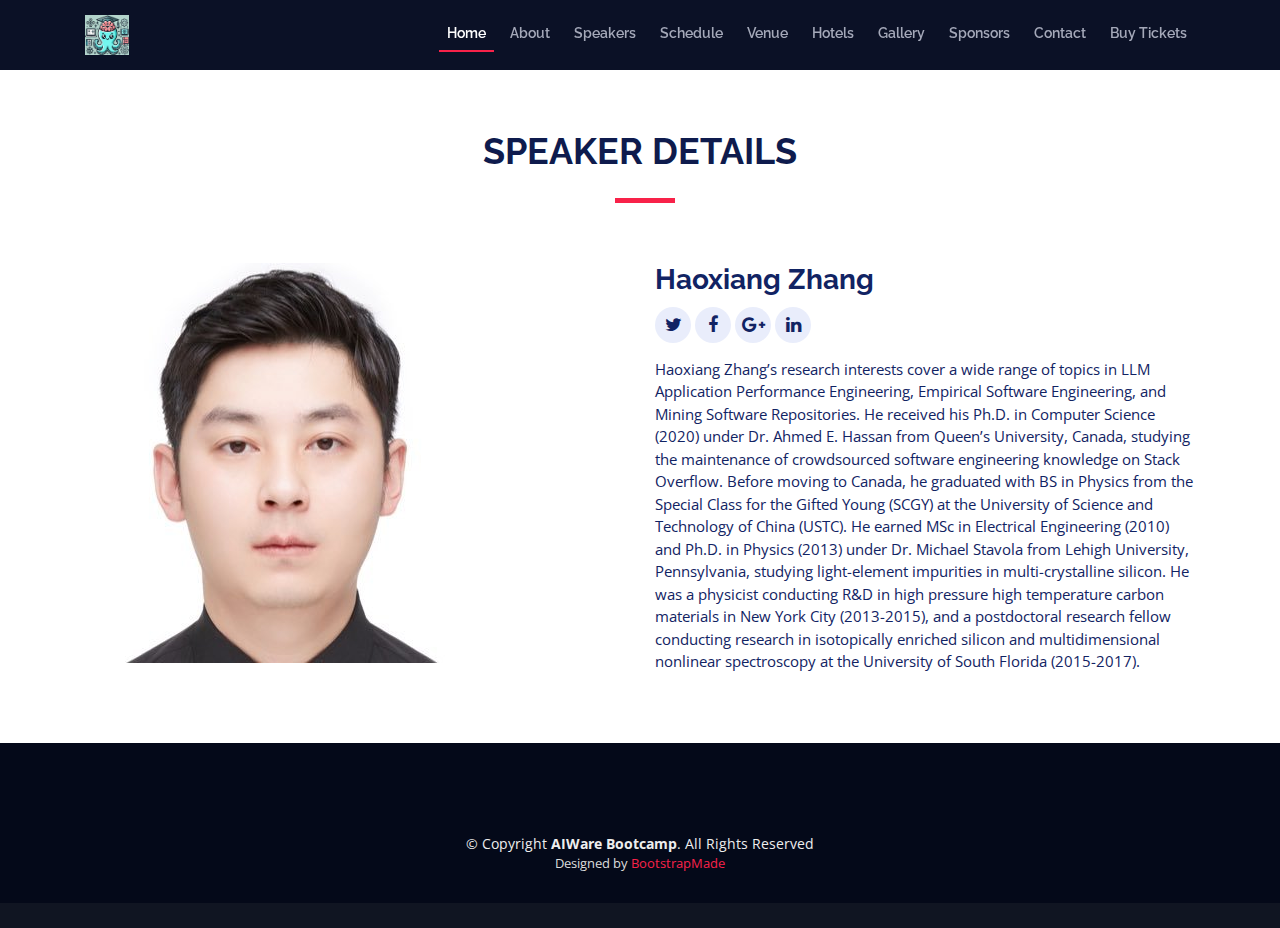
<file: speaker-details-haoxiang.html>
<!DOCTYPE html>
<html lang="en">

<head>
  <meta charset="utf-8">
  <title>TheEvent - Bootstrap Event Template</title>
  <meta content="width=device-width, initial-scale=1.0" name="viewport">
  <meta content="" name="keywords">
  <meta content="" name="description">

  <!-- Favicons -->
  <link href="img/favicon.png" rel="icon">
  <link href="img/apple-touch-icon.png" rel="apple-touch-icon">

  <!-- Google Fonts -->
  <link href="https://fonts.googleapis.com/css?family=Open+Sans:300,300i,400,400i,700,700i|Raleway:300,400,500,700,800" rel="stylesheet">

  <!-- Bootstrap CSS File -->
  <link href="lib/bootstrap/css/bootstrap.min.css" rel="stylesheet">

  <!-- Libraries CSS Files -->
  <link href="lib/font-awesome/css/font-awesome.min.css" rel="stylesheet">
  <link href="lib/animate/animate.min.css" rel="stylesheet">
  <link href="lib/venobox/venobox.css" rel="stylesheet">
  <link href="lib/owlcarousel/assets/owl.carousel.min.css" rel="stylesheet">

  <!-- Main Stylesheet File -->
  <link href="css/style.css" rel="stylesheet">

  <!-- =======================================================
    Theme Name: TheEvent
    Theme URL: https://bootstrapmade.com/theevent-conference-event-bootstrap-template/
    Author: BootstrapMade.com
    License: https://bootstrapmade.com/license/
  ======================================================= -->
</head>

<body>

  <!--==========================
    Header
  ============================-->
  <header id="header" class="header-fixed">
    <div class="container">

      <div id="logo" class="pull-left">
        <!-- Uncomment below if you prefer to use a text logo -->
        <!-- <h1><a href="#main">C<span>o</span>nf</a></h1>-->
        <a href="index.html#intro" class="scrollto"><img src="img/logo.png" alt="" title=""></a>
      </div>

      <nav id="nav-menu-container">
        <ul class="nav-menu">
          <li class="menu-active"><a href="index.html#intro">Home</a></li>
          <li><a href="index.html#about">About</a></li>
          <li><a href="index.html#speakers">Speakers</a></li>
          <li><a href="index.html#schedule">Schedule</a></li>
          <li><a href="index.html#venue">Venue</a></li>
          <li><a href="index.html#hotels">Hotels</a></li>
          <li><a href="index.html#gallery">Gallery</a></li>
          <li><a href="index.html#sponsors">Sponsors</a></li>
          <li><a href="index.html#contact">Contact</a></li>
          <li class="buy-tickets"><a href="index.html#buy-tickets">Buy Tickets</a></li>
        </ul>
      </nav><!-- #nav-menu-container -->
    </div>
  </header><!-- #header -->

  <main id="main" class="main-page">

    <!--==========================
      Speaker Details Section
    ============================-->
    <section id="speakers-details" class="wow fadeIn">
      <div class="container">
        <div class="section-header">
          <h2>Speaker Details</h2>
          
        </div>

        <div class="row">
          <div class="col-md-6">
            <img src="img/speakers/88.jpg" alt="Speaker 8" class="img-fluid">
          </div>

          <div class="col-md-6">
            <div class="details">
              <h2>Haoxiang Zhang</h2>
              <div class="social">
                <a href=""><i class="fa fa-twitter"></i></a>
                <a href=""><i class="fa fa-facebook"></i></a>
                <a href=""><i class="fa fa-google-plus"></i></a>
                <a href=""><i class="fa fa-linkedin"></i></a>
              </div>
              <p>Haoxiang Zhang’s research interests cover a wide range of topics in LLM Application Performance Engineering, Empirical Software Engineering, and Mining Software Repositories. He received his Ph.D. in Computer Science (2020) under Dr. Ahmed E. Hassan from Queen’s University, Canada, studying the maintenance of crowdsourced software engineering knowledge on Stack Overflow. Before moving to Canada, he graduated with BS in Physics from the Special Class for the Gifted Young (SCGY) at the University of Science and Technology of China (USTC). He earned MSc in Electrical Engineering (2010) and Ph.D. in Physics (2013) under Dr. Michael Stavola from Lehigh University, Pennsylvania, studying light-element impurities in multi-crystalline silicon. He was a physicist conducting R&D in high pressure high temperature carbon materials in New York City (2013-2015), and a postdoctoral research fellow conducting research in isotopically enriched silicon and multidimensional nonlinear spectroscopy at the University of South Florida (2015-2017).</p>
 
            </div>
          </div>
          
        </div>
      </div>

    </section>

  </main>


  <!--==========================
    Footer
  ============================-->
  <footer id="footer">
    <div class="footer-top">

    <div class="container">
      <div class="copyright">
        &copy; Copyright <strong>AIWare Bootcamp</strong>. All Rights Reserved
      </div>
      <div class="credits">
        <!--
          All the links in the footer should remain intact.
          You can delete the links only if you purchased the pro version.
          Licensing information: https://bootstrapmade.com/license/
          Purchase the pro version with working PHP/AJAX contact form: https://bootstrapmade.com/buy/?theme=TheEvent
        -->
        Designed by <a href="https://bootstrapmade.com/">BootstrapMade</a>
      </div>
    </div>
  </footer><!-- #footer -->

  <a href="#" class="back-to-top"><i class="fa fa-angle-up"></i></a>

  <!-- JavaScript Libraries -->
  <script src="lib/jquery/jquery.min.js"></script>
  <script src="lib/jquery/jquery-migrate.min.js"></script>
  <script src="lib/bootstrap/js/bootstrap.bundle.min.js"></script>
  <script src="lib/easing/easing.min.js"></script>
  <script src="lib/superfish/hoverIntent.js"></script>
  <script src="lib/superfish/superfish.min.js"></script>
  <script src="lib/wow/wow.min.js"></script>
  <script src="lib/venobox/venobox.min.js"></script>
  <script src="lib/owlcarousel/owl.carousel.min.js"></script>

  <!-- Contact Form JavaScript File -->
  <script src="contactform/contactform.js"></script>

  <!-- Template Main Javascript File -->
  <script src="js/main.js"></script>
</body>

</html>
</file>
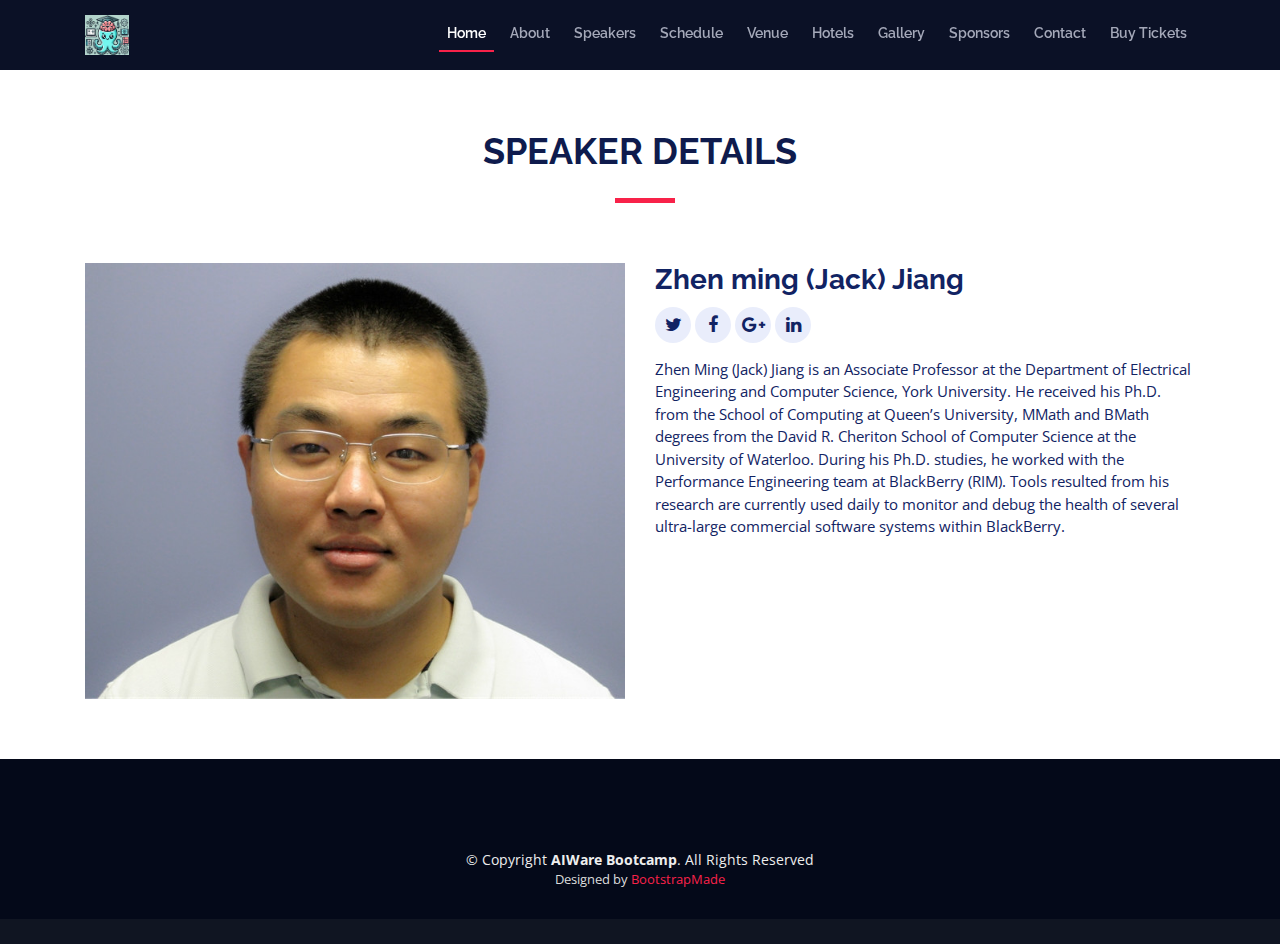
<file: speaker-details-jack.html>
<!DOCTYPE html>
<html lang="en">

<head>
  <meta charset="utf-8">
  <title>TheEvent - Bootstrap Event Template</title>
  <meta content="width=device-width, initial-scale=1.0" name="viewport">
  <meta content="" name="keywords">
  <meta content="" name="description">

  <!-- Favicons -->
  <link href="img/favicon.png" rel="icon">
  <link href="img/apple-touch-icon.png" rel="apple-touch-icon">

  <!-- Google Fonts -->
  <link href="https://fonts.googleapis.com/css?family=Open+Sans:300,300i,400,400i,700,700i|Raleway:300,400,500,700,800" rel="stylesheet">

  <!-- Bootstrap CSS File -->
  <link href="lib/bootstrap/css/bootstrap.min.css" rel="stylesheet">

  <!-- Libraries CSS Files -->
  <link href="lib/font-awesome/css/font-awesome.min.css" rel="stylesheet">
  <link href="lib/animate/animate.min.css" rel="stylesheet">
  <link href="lib/venobox/venobox.css" rel="stylesheet">
  <link href="lib/owlcarousel/assets/owl.carousel.min.css" rel="stylesheet">

  <!-- Main Stylesheet File -->
  <link href="css/style.css" rel="stylesheet">

  <!-- =======================================================
    Theme Name: TheEvent
    Theme URL: https://bootstrapmade.com/theevent-conference-event-bootstrap-template/
    Author: BootstrapMade.com
    License: https://bootstrapmade.com/license/
  ======================================================= -->
</head>

<body>

  <!--==========================
    Header
  ============================-->
  <header id="header" class="header-fixed">
    <div class="container">

      <div id="logo" class="pull-left">
        <!-- Uncomment below if you prefer to use a text logo -->
        <!-- <h1><a href="#main">C<span>o</span>nf</a></h1>-->
        <a href="index.html#intro" class="scrollto"><img src="img/logo.png" alt="" title=""></a>
      </div>

      <nav id="nav-menu-container">
        <ul class="nav-menu">
          <li class="menu-active"><a href="index.html#intro">Home</a></li>
          <li><a href="index.html#about">About</a></li>
          <li><a href="index.html#speakers">Speakers</a></li>
          <li><a href="index.html#schedule">Schedule</a></li>
          <li><a href="index.html#venue">Venue</a></li>
          <li><a href="index.html#hotels">Hotels</a></li>
          <li><a href="index.html#gallery">Gallery</a></li>
          <li><a href="index.html#sponsors">Sponsors</a></li>
          <li><a href="index.html#contact">Contact</a></li>
          <li class="buy-tickets"><a href="index.html#buy-tickets">Buy Tickets</a></li>
        </ul>
      </nav><!-- #nav-menu-container -->
    </div>
  </header><!-- #header -->

  <main id="main" class="main-page">

    <!--==========================
      Speaker Details Section
    ============================-->
    <section id="speakers-details" class="wow fadeIn">
      <div class="container">
        <div class="section-header">
          <h2>Speaker Details</h2>
          
        </div>

        <div class="row">
          <div class="col-md-6">
            <img src="img/speakers/22.jpg" alt="Speaker 2" class="img-fluid">
          </div>

          <div class="col-md-6">
            <div class="details">
              <h2>Zhen ming (Jack) Jiang </h2>
              <div class="social">
                <a href=""><i class="fa fa-twitter"></i></a>
                <a href=""><i class="fa fa-facebook"></i></a>
                <a href=""><i class="fa fa-google-plus"></i></a>
                <a href=""><i class="fa fa-linkedin"></i></a>
              </div>
              <p>Zhen Ming (Jack) Jiang is an Associate Professor at the Department of Electrical Engineering and Computer Science, York University. He received his Ph.D. from the School of Computing at Queen’s University, MMath and BMath degrees from the David R. Cheriton School of Computer Science at the University of Waterloo. During his Ph.D. studies, he worked with the Performance Engineering team at BlackBerry (RIM). Tools resulted from his research are currently used daily to monitor and debug the health of several ultra-large commercial software systems within BlackBerry.</p>
 
            </div>
          </div>
          
        </div>
      </div>

    </section>

  </main>


  <!--==========================
    Footer
  ============================-->
  <footer id="footer">
    <div class="footer-top">

    <div class="container">
      <div class="copyright">
        &copy; Copyright <strong>AIWare Bootcamp</strong>. All Rights Reserved
      </div>
      <div class="credits">
        <!--
          All the links in the footer should remain intact.
          You can delete the links only if you purchased the pro version.
          Licensing information: https://bootstrapmade.com/license/
          Purchase the pro version with working PHP/AJAX contact form: https://bootstrapmade.com/buy/?theme=TheEvent
        -->
        Designed by <a href="https://bootstrapmade.com/">BootstrapMade</a>
      </div>
    </div>
  </footer><!-- #footer -->

  <a href="#" class="back-to-top"><i class="fa fa-angle-up"></i></a>

  <!-- JavaScript Libraries -->
  <script src="lib/jquery/jquery.min.js"></script>
  <script src="lib/jquery/jquery-migrate.min.js"></script>
  <script src="lib/bootstrap/js/bootstrap.bundle.min.js"></script>
  <script src="lib/easing/easing.min.js"></script>
  <script src="lib/superfish/hoverIntent.js"></script>
  <script src="lib/superfish/superfish.min.js"></script>
  <script src="lib/wow/wow.min.js"></script>
  <script src="lib/venobox/venobox.min.js"></script>
  <script src="lib/owlcarousel/owl.carousel.min.js"></script>

  <!-- Contact Form JavaScript File -->
  <script src="contactform/contactform.js"></script>

  <!-- Template Main Javascript File -->
  <script src="js/main.js"></script>
</body>

</html>
</file>
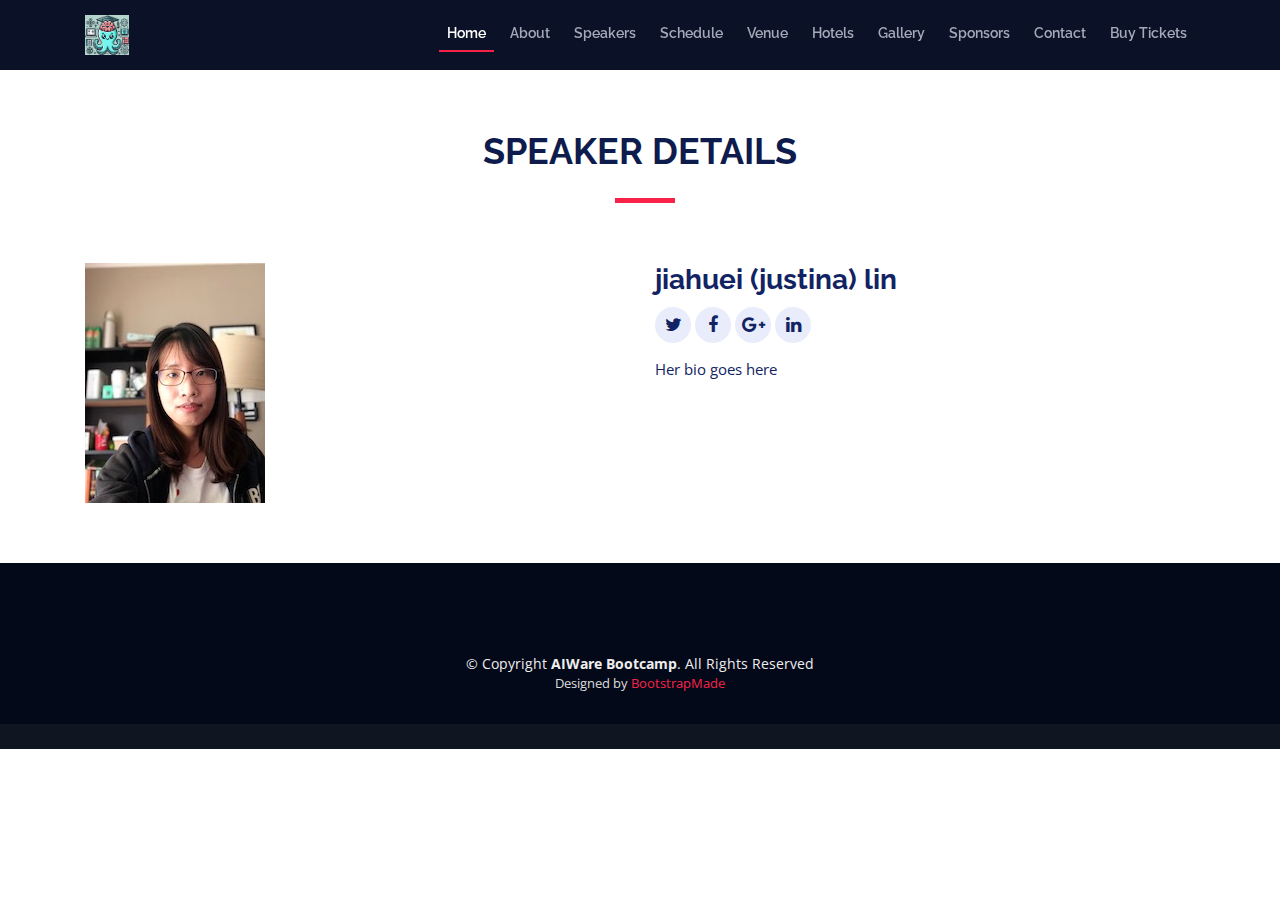
<file: speaker-details-justina.html>
<!DOCTYPE html>
<html lang="en">

<head>
  <meta charset="utf-8">
  <title>TheEvent - Bootstrap Event Template</title>
  <meta content="width=device-width, initial-scale=1.0" name="viewport">
  <meta content="" name="keywords">
  <meta content="" name="description">

  <!-- Favicons -->
  <link href="img/favicon.png" rel="icon">
  <link href="img/apple-touch-icon.png" rel="apple-touch-icon">

  <!-- Google Fonts -->
  <link href="https://fonts.googleapis.com/css?family=Open+Sans:300,300i,400,400i,700,700i|Raleway:300,400,500,700,800" rel="stylesheet">

  <!-- Bootstrap CSS File -->
  <link href="lib/bootstrap/css/bootstrap.min.css" rel="stylesheet">

  <!-- Libraries CSS Files -->
  <link href="lib/font-awesome/css/font-awesome.min.css" rel="stylesheet">
  <link href="lib/animate/animate.min.css" rel="stylesheet">
  <link href="lib/venobox/venobox.css" rel="stylesheet">
  <link href="lib/owlcarousel/assets/owl.carousel.min.css" rel="stylesheet">

  <!-- Main Stylesheet File -->
  <link href="css/style.css" rel="stylesheet">

  <!-- =======================================================
    Theme Name: TheEvent
    Theme URL: https://bootstrapmade.com/theevent-conference-event-bootstrap-template/
    Author: BootstrapMade.com
    License: https://bootstrapmade.com/license/
  ======================================================= -->
</head>

<body>

  <!--==========================
    Header
  ============================-->
  <header id="header" class="header-fixed">
    <div class="container">

      <div id="logo" class="pull-left">
        <!-- Uncomment below if you prefer to use a text logo -->
        <!-- <h1><a href="#main">C<span>o</span>nf</a></h1>-->
        <a href="index.html#intro" class="scrollto"><img src="img/logo.png" alt="" title=""></a>
      </div>

      <nav id="nav-menu-container">
        <ul class="nav-menu">
          <li class="menu-active"><a href="index.html#intro">Home</a></li>
          <li><a href="index.html#about">About</a></li>
          <li><a href="index.html#speakers">Speakers</a></li>
          <li><a href="index.html#schedule">Schedule</a></li>
          <li><a href="index.html#venue">Venue</a></li>
          <li><a href="index.html#hotels">Hotels</a></li>
          <li><a href="index.html#gallery">Gallery</a></li>
          <li><a href="index.html#sponsors">Sponsors</a></li>
          <li><a href="index.html#contact">Contact</a></li>
          <li class="buy-tickets"><a href="index.html#buy-tickets">Buy Tickets</a></li>
        </ul>
      </nav><!-- #nav-menu-container -->
    </div>
  </header><!-- #header -->

  <main id="main" class="main-page">

    <!--==========================
      Speaker Details Section
    ============================-->
    <section id="speakers-details" class="wow fadeIn">
      <div class="container">
        <div class="section-header">
          <h2>Speaker Details</h2>
          
        </div>

        <div class="row">
          <div class="col-md-6">
            <img src="img/speakers/12.jpg" alt="Speaker 12" class="img-fluid">
          </div>

          <div class="col-md-6">
            <div class="details">
              <h2>jiahuei (justina) lin</h2>
              <div class="social">
                <a href=""><i class="fa fa-twitter"></i></a>
                <a href=""><i class="fa fa-facebook"></i></a>
                <a href=""><i class="fa fa-google-plus"></i></a>
                <a href=""><i class="fa fa-linkedin"></i></a>
              </div>
              <p>Her bio goes here</p>
 
            </div>
          </div>
          
        </div>
      </div>

    </section>

  </main>


  <!--==========================
    Footer
  ============================-->
  <footer id="footer">
    <div class="footer-top">

    <div class="container">
      <div class="copyright">
        &copy; Copyright <strong>AIWare Bootcamp</strong>. All Rights Reserved
      </div>
      <div class="credits">
        <!--
          All the links in the footer should remain intact.
          You can delete the links only if you purchased the pro version.
          Licensing information: https://bootstrapmade.com/license/
          Purchase the pro version with working PHP/AJAX contact form: https://bootstrapmade.com/buy/?theme=TheEvent
        -->
        Designed by <a href="https://bootstrapmade.com/">BootstrapMade</a>
      </div>
    </div>
  </footer><!-- #footer -->

  <a href="#" class="back-to-top"><i class="fa fa-angle-up"></i></a>

  <!-- JavaScript Libraries -->
  <script src="lib/jquery/jquery.min.js"></script>
  <script src="lib/jquery/jquery-migrate.min.js"></script>
  <script src="lib/bootstrap/js/bootstrap.bundle.min.js"></script>
  <script src="lib/easing/easing.min.js"></script>
  <script src="lib/superfish/hoverIntent.js"></script>
  <script src="lib/superfish/superfish.min.js"></script>
  <script src="lib/wow/wow.min.js"></script>
  <script src="lib/venobox/venobox.min.js"></script>
  <script src="lib/owlcarousel/owl.carousel.min.js"></script>

  <!-- Contact Form JavaScript File -->
  <script src="contactform/contactform.js"></script>

  <!-- Template Main Javascript File -->
  <script src="js/main.js"></script>
</body>

</html>
</file>
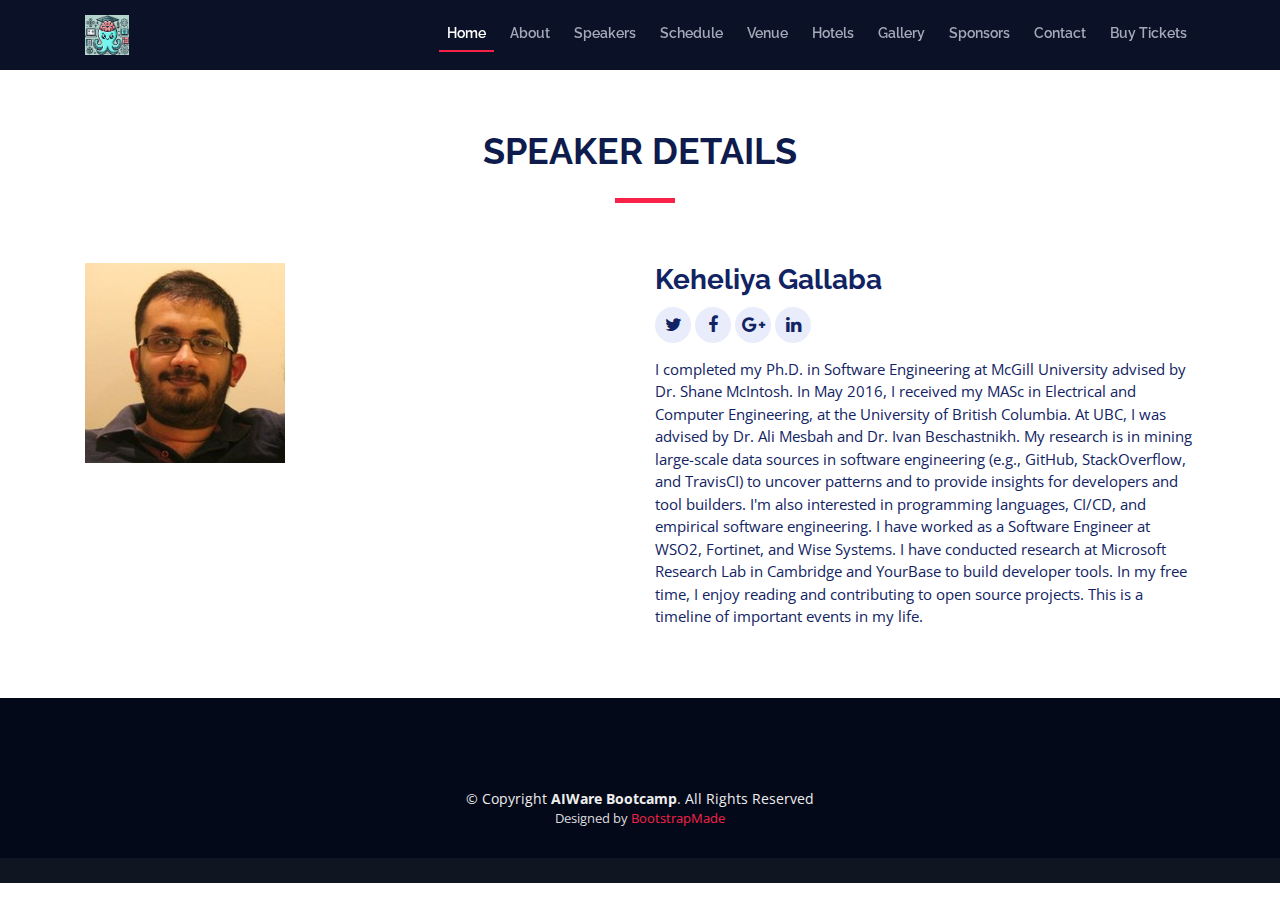
<file: speaker-details-keheliya.html>
<!DOCTYPE html>
<html lang="en">

<head>
  <meta charset="utf-8">
  <title>TheEvent - Bootstrap Event Template</title>
  <meta content="width=device-width, initial-scale=1.0" name="viewport">
  <meta content="" name="keywords">
  <meta content="" name="description">

  <!-- Favicons -->
  <link href="img/favicon.png" rel="icon">
  <link href="img/apple-touch-icon.png" rel="apple-touch-icon">

  <!-- Google Fonts -->
  <link href="https://fonts.googleapis.com/css?family=Open+Sans:300,300i,400,400i,700,700i|Raleway:300,400,500,700,800" rel="stylesheet">

  <!-- Bootstrap CSS File -->
  <link href="lib/bootstrap/css/bootstrap.min.css" rel="stylesheet">

  <!-- Libraries CSS Files -->
  <link href="lib/font-awesome/css/font-awesome.min.css" rel="stylesheet">
  <link href="lib/animate/animate.min.css" rel="stylesheet">
  <link href="lib/venobox/venobox.css" rel="stylesheet">
  <link href="lib/owlcarousel/assets/owl.carousel.min.css" rel="stylesheet">

  <!-- Main Stylesheet File -->
  <link href="css/style.css" rel="stylesheet">

  <!-- =======================================================
    Theme Name: TheEvent
    Theme URL: https://bootstrapmade.com/theevent-conference-event-bootstrap-template/
    Author: BootstrapMade.com
    License: https://bootstrapmade.com/license/
  ======================================================= -->
</head>

<body>

  <!--==========================
    Header
  ============================-->
  <header id="header" class="header-fixed">
    <div class="container">

      <div id="logo" class="pull-left">
        <!-- Uncomment below if you prefer to use a text logo -->
        <!-- <h1><a href="#main">C<span>o</span>nf</a></h1>-->
        <a href="index.html#intro" class="scrollto"><img src="img/logo.png" alt="" title=""></a>
      </div>

      <nav id="nav-menu-container">
        <ul class="nav-menu">
          <li class="menu-active"><a href="index.html#intro">Home</a></li>
          <li><a href="index.html#about">About</a></li>
          <li><a href="index.html#speakers">Speakers</a></li>
          <li><a href="index.html#schedule">Schedule</a></li>
          <li><a href="index.html#venue">Venue</a></li>
          <li><a href="index.html#hotels">Hotels</a></li>
          <li><a href="index.html#gallery">Gallery</a></li>
          <li><a href="index.html#sponsors">Sponsors</a></li>
          <li><a href="index.html#contact">Contact</a></li>
          <li class="buy-tickets"><a href="index.html#buy-tickets">Buy Tickets</a></li>
        </ul>
      </nav><!-- #nav-menu-container -->
    </div>
  </header><!-- #header -->

  <main id="main" class="main-page">

    <!--==========================
      Speaker Details Section
    ============================-->
    <section id="speakers-details" class="wow fadeIn">
      <div class="container">
        <div class="section-header">
          <h2>Speaker Details</h2>
          
        </div>

        <div class="row">
          <div class="col-md-6">
            <img src="img/speakers/55.jpg" alt="Speaker 5" class="img-fluid">
          </div>

          <div class="col-md-6">
            <div class="details">
              <h2>Keheliya Gallaba</h2>
              <div class="social">
                <a href=""><i class="fa fa-twitter"></i></a>
                <a href=""><i class="fa fa-facebook"></i></a>
                <a href=""><i class="fa fa-google-plus"></i></a>
                <a href=""><i class="fa fa-linkedin"></i></a>
              </div>
              <p>I completed my Ph.D. in Software Engineering at McGill University advised by Dr. Shane McIntosh. In May 2016, I received my MASc in Electrical and Computer Engineering, at the University of British Columbia. At UBC, I was advised by Dr. Ali Mesbah and Dr. Ivan Beschastnikh. My research is in mining large-scale data sources in software engineering (e.g., GitHub, StackOverflow, and TravisCI) to uncover patterns and to provide insights for developers and tool builders. I'm also interested in programming languages, CI/CD, and empirical software engineering.

                I have worked as a Software Engineer at WSO2, Fortinet, and Wise Systems. I have conducted research at Microsoft Research Lab in Cambridge and YourBase to build developer tools. In my free time, I enjoy reading and contributing to open source projects. This is a timeline of important events in my life.</p>
 
            </div>
          </div>
          
        </div>
      </div>

    </section>

  </main>


  <!--==========================
    Footer
  ============================-->
  <footer id="footer">
    <div class="footer-top">

    <div class="container">
      <div class="copyright">
        &copy; Copyright <strong>AIWare Bootcamp</strong>. All Rights Reserved
      </div>
      <div class="credits">
        <!--
          All the links in the footer should remain intact.
          You can delete the links only if you purchased the pro version.
          Licensing information: https://bootstrapmade.com/license/
          Purchase the pro version with working PHP/AJAX contact form: https://bootstrapmade.com/buy/?theme=TheEvent
        -->
        Designed by <a href="https://bootstrapmade.com/">BootstrapMade</a>
      </div>
    </div>
  </footer><!-- #footer -->

  <a href="#" class="back-to-top"><i class="fa fa-angle-up"></i></a>

  <!-- JavaScript Libraries -->
  <script src="lib/jquery/jquery.min.js"></script>
  <script src="lib/jquery/jquery-migrate.min.js"></script>
  <script src="lib/bootstrap/js/bootstrap.bundle.min.js"></script>
  <script src="lib/easing/easing.min.js"></script>
  <script src="lib/superfish/hoverIntent.js"></script>
  <script src="lib/superfish/superfish.min.js"></script>
  <script src="lib/wow/wow.min.js"></script>
  <script src="lib/venobox/venobox.min.js"></script>
  <script src="lib/owlcarousel/owl.carousel.min.js"></script>

  <!-- Contact Form JavaScript File -->
  <script src="contactform/contactform.js"></script>

  <!-- Template Main Javascript File -->
  <script src="js/main.js"></script>
</body>

</html>
</file>
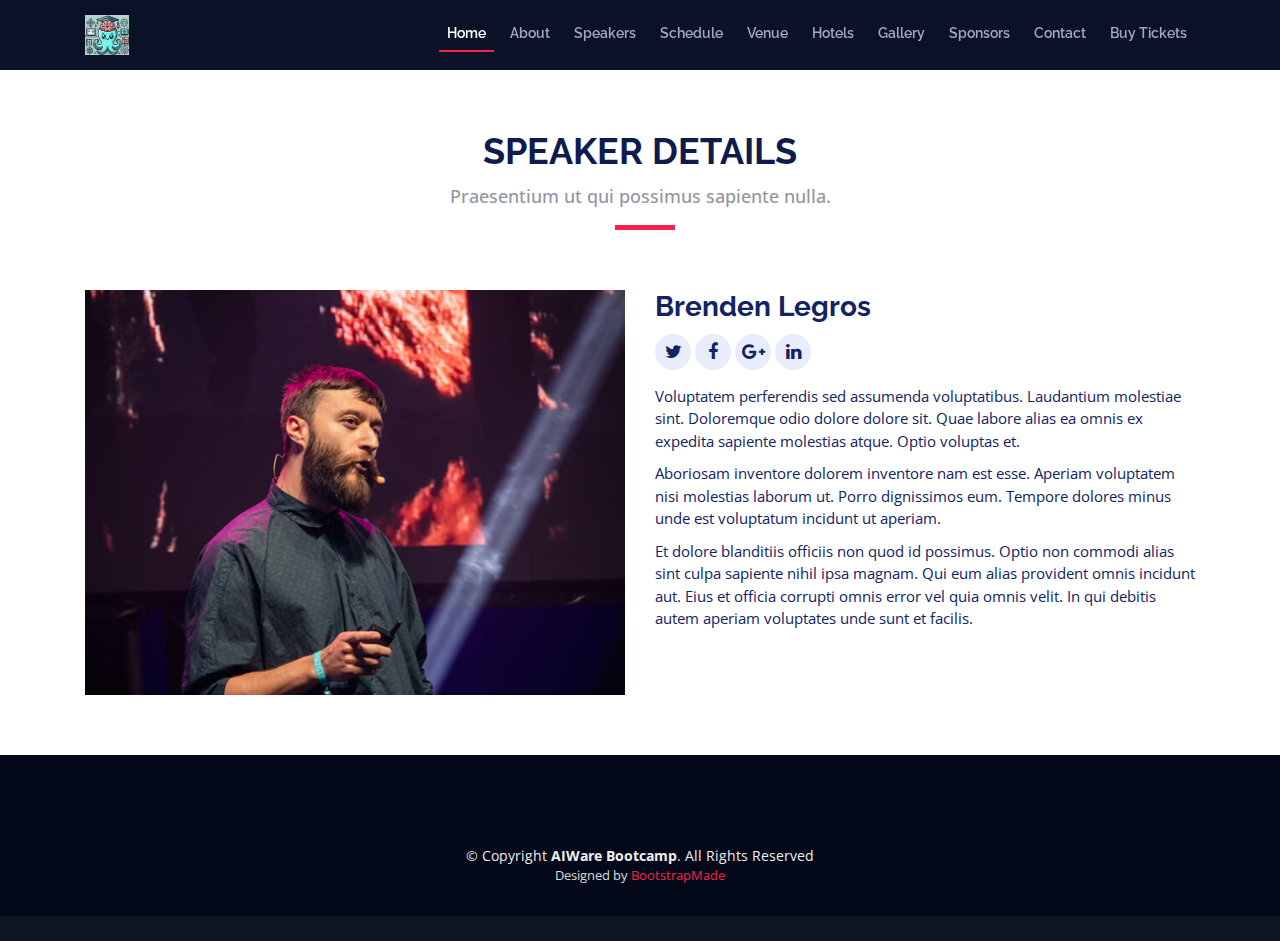
<file: speaker-details.html>
<!DOCTYPE html>
<html lang="en">

<head>
  <meta charset="utf-8">
  <title>TheEvent - Bootstrap Event Template</title>
  <meta content="width=device-width, initial-scale=1.0" name="viewport">
  <meta content="" name="keywords">
  <meta content="" name="description">

  <!-- Favicons -->
  <link href="img/favicon.png" rel="icon">
  <link href="img/apple-touch-icon.png" rel="apple-touch-icon">

  <!-- Google Fonts -->
  <link href="https://fonts.googleapis.com/css?family=Open+Sans:300,300i,400,400i,700,700i|Raleway:300,400,500,700,800" rel="stylesheet">

  <!-- Bootstrap CSS File -->
  <link href="lib/bootstrap/css/bootstrap.min.css" rel="stylesheet">

  <!-- Libraries CSS Files -->
  <link href="lib/font-awesome/css/font-awesome.min.css" rel="stylesheet">
  <link href="lib/animate/animate.min.css" rel="stylesheet">
  <link href="lib/venobox/venobox.css" rel="stylesheet">
  <link href="lib/owlcarousel/assets/owl.carousel.min.css" rel="stylesheet">

  <!-- Main Stylesheet File -->
  <link href="css/style.css" rel="stylesheet">

  <!-- =======================================================
    Theme Name: TheEvent
    Theme URL: https://bootstrapmade.com/theevent-conference-event-bootstrap-template/
    Author: BootstrapMade.com
    License: https://bootstrapmade.com/license/
  ======================================================= -->
</head>

<body>

  <!--==========================
    Header
  ============================-->
  <header id="header" class="header-fixed">
    <div class="container">

      <div id="logo" class="pull-left">
        <!-- Uncomment below if you prefer to use a text logo -->
        <!-- <h1><a href="#main">C<span>o</span>nf</a></h1>-->
        <a href="index.html#intro" class="scrollto"><img src="img/logo.png" alt="" title=""></a>
      </div>

      <nav id="nav-menu-container">
        <ul class="nav-menu">
          <li class="menu-active"><a href="#intro">Home</a></li>
          <li><a href="index.html#about">About</a></li>
          <li><a href="index.html#speakers">Speakers</a></li>
          <li><a href="index.html#schedule">Schedule</a></li>
          <li><a href="index.html#venue">Venue</a></li>
          <li><a href="index.html#hotels">Hotels</a></li>
          <li><a href="index.html#gallery">Gallery</a></li>
          <li><a href="index.html#sponsors">Sponsors</a></li>
          <li><a href="index.html#contact">Contact</a></li>
          <li class="buy-tickets"><a href="index.html#buy-tickets">Buy Tickets</a></li>
        </ul>
      </nav><!-- #nav-menu-container -->
    </div>
  </header><!-- #header -->

  <main id="main" class="main-page">

    <!--==========================
      Speaker Details Section
    ============================-->
    <section id="speakers-details" class="wow fadeIn">
      <div class="container">
        <div class="section-header">
          <h2>Speaker Details</h2>
          <p>Praesentium ut qui possimus sapiente nulla.</p>
        </div>

        <div class="row">
          <div class="col-md-6">
            <img src="img/speakers/1.jpg" alt="Speaker 1" class="img-fluid">
          </div>

          <div class="col-md-6">
            <div class="details">
              <h2>Brenden Legros</h2>
              <div class="social">
                <a href=""><i class="fa fa-twitter"></i></a>
                <a href=""><i class="fa fa-facebook"></i></a>
                <a href=""><i class="fa fa-google-plus"></i></a>
                <a href=""><i class="fa fa-linkedin"></i></a>
              </div>
              <p>Voluptatem perferendis sed assumenda voluptatibus. Laudantium molestiae sint. Doloremque odio dolore dolore sit. Quae labore alias ea omnis ex expedita sapiente molestias atque. Optio voluptas et.</p>
 
              <p>Aboriosam inventore dolorem inventore nam est esse. Aperiam voluptatem nisi molestias laborum ut. Porro dignissimos eum. Tempore dolores minus unde est voluptatum incidunt ut aperiam.</p> 

              <p>Et dolore blanditiis officiis non quod id possimus. Optio non commodi alias sint culpa sapiente nihil ipsa magnam. Qui eum alias provident omnis incidunt aut. Eius et officia corrupti omnis error vel quia omnis velit. In qui debitis autem aperiam voluptates unde sunt et facilis.</p>
            </div>
          </div>
          
        </div>
      </div>

    </section>

  </main>


  <!--==========================
    Footer
  ============================-->
  <footer id="footer">
    <div class="footer-top">

    <div class="container">
      <div class="copyright">
        &copy; Copyright <strong>AIWare Bootcamp</strong>. All Rights Reserved
      </div>
      <div class="credits">
        <!--
          All the links in the footer should remain intact.
          You can delete the links only if you purchased the pro version.
          Licensing information: https://bootstrapmade.com/license/
          Purchase the pro version with working PHP/AJAX contact form: https://bootstrapmade.com/buy/?theme=TheEvent
        -->
        Designed by <a href="https://bootstrapmade.com/">BootstrapMade</a>
      </div>
    </div>
  </footer><!-- #footer -->

  <a href="#" class="back-to-top"><i class="fa fa-angle-up"></i></a>

  <!-- JavaScript Libraries -->
  <script src="lib/jquery/jquery.min.js"></script>
  <script src="lib/jquery/jquery-migrate.min.js"></script>
  <script src="lib/bootstrap/js/bootstrap.bundle.min.js"></script>
  <script src="lib/easing/easing.min.js"></script>
  <script src="lib/superfish/hoverIntent.js"></script>
  <script src="lib/superfish/superfish.min.js"></script>
  <script src="lib/wow/wow.min.js"></script>
  <script src="lib/venobox/venobox.min.js"></script>
  <script src="lib/owlcarousel/owl.carousel.min.js"></script>

  <!-- Contact Form JavaScript File -->
  <script src="contactform/contactform.js"></script>

  <!-- Template Main Javascript File -->
  <script src="js/main.js"></script>
</body>

</html>
</file>
<file: lib/venobox/venobox.css>
/* ------ venobox.css --------*/
.vbox-overlay *, .vbox-overlay *:before, .vbox-overlay *:after{
    -webkit-backface-visibility: hidden;
    -webkit-box-sizing:border-box;
    -moz-box-sizing:border-box;
    box-sizing:border-box;
}
.vbox-overlay * { 
    -webkit-backface-visibility: visible;
    backface-visibility: visible;
}
.vbox-overlay{
    display: -webkit-flex;
    display: flex;
    -webkit-flex-direction: column;
    flex-direction: column;
    -webkit-justify-content: center;
    justify-content: center;
    -webkit-align-items: center;
    align-items: center;
    position: fixed;
    left: 0;
    top: 0;
    bottom: 0;
    right: 0;
    z-index: 1040;
    -webkit-transform:translateZ(1000px);
    transform: translateZ(1000px);
    transform-style: preserve-3d;
}

/* ----- navigation ----- */
.vbox-title{
    width: 100%;
    height: 40px;
    float: left;
    text-align: center;
    line-height: 28px;
    font-size: 12px;
    padding: 6px 40px;
    overflow: hidden;
    position: fixed;
    display: none;
    left: 0;
    z-index: 1050;
}
.vbox-close{
    cursor: pointer;
    position: fixed;
    top: 15px;
    right: 15px;
    width: 48px;
    height: 48px;
    display: block;
    background-position:10px center;
    overflow: hidden;
    font-size: 48px;
    line-height: 1;
    text-align: center;
    z-index: 1050;
}
.vbox-num{
    cursor: pointer;
    position: fixed;
    left: 0;
    height: 40px;
    display: block;
    overflow: hidden;
    line-height: 28px;
    font-size: 12px;
    padding: 6px 10px;
    display: none;
    z-index: 1050;
}
/* ----- navigation ARROWS ----- */
.vbox-next, .vbox-prev{
    position: fixed;
    top: 50%;
    margin-top: -15px;
    overflow: hidden;
    cursor: pointer;
    display: block;
    width: 45px;
    height: 45px;
    z-index: 1050;
}
.vbox-next span, .vbox-prev span{
    position: relative;
    width: 20px;
    height: 20px;
    border: 2px solid transparent;
    border-top-color: #B6B6B6;
    border-right-color: #B6B6B6;
    text-indent: -100px;
    position: absolute;
    top: 8px;
    display: block;
}
.vbox-prev{
    left: 15px;
}
.vbox-next{
    right: 30px;
}
.vbox-prev span{
    left: 10px;
    -ms-transform: rotate(-135deg);
    -webkit-transform: rotate(-135deg);
    transform: rotate(-135deg);
}
.vbox-next span{
    -ms-transform: rotate(45deg);
    -webkit-transform: rotate(45deg);
    transform: rotate(45deg);
    right: 10px;
}
/* ------- inline window ------ */
.vbox-inline{
    width: 420px;
    height: 315px;
    height: 70vh;
    padding: 10px;
    background: #fff;
    margin: 0 auto;
    overflow: auto;
    text-align: left;
}
/* ------- Video & iFrames window ------ */
.venoframe{
    max-width: 100%;
    width: 100%;
    border: none;
    width: 100%;
    height: 260px;
    height: 70vh;
}
.venoframe.vbvid{
    height: 260px;
}
@media (min-width: 768px) {
    .venoframe, .vbox-inline{
        width: 90%;
        height: 360px;
        height: 70vh;
    }
    .venoframe.vbvid{
        width: 640px;
        height: 360px;
    }
}
@media (min-width: 992px) {
    .venoframe, .vbox-inline{
        max-width: 1200px;
        width: 80%;
        height: 540px;
        height: 70vh;
    }
    .venoframe.vbvid{
        width: 960px;
        height: 540px;
    }
}
/* 
Please do NOT edit this part! 
or at least read this note: http://i.imgur.com/7C0ws9e.gif
*/
.vbox-open{
    overflow: hidden;
}
.vbox-container{
    position: absolute;
    left: 0;
    right: 0;
    top: 0;
    bottom: 0;
    overflow-x: hidden;
    overflow-y: auto;
    overflow-scrolling: touch;
    -webkit-overflow-scrolling: touch;
    z-index: 20;
    max-height: 100%;

}

.vbox-content{
    text-align: center;
    float: left;
    width: 100%;
    position: relative;
    overflow: hidden;
    padding: 20px 10px;
}
.vbox-container img{
    max-width: 100%;
    height: auto;
}
.figlio{
    max-width: 100%;
    text-align: initial;
    border: 8px solid rgba(255, 255, 255, 0.4);
}
img.figlio{
    -webkit-user-select: none;
-khtml-user-select: none;
-moz-user-select: none;
-o-user-select: none;
user-select: none;
}
.vbox-content.swipe-left{
    margin-left: -200px !important;
}
.vbox-content.swipe-right{
    margin-left: 200px !important;
}
.animated{
    webkit-transition: margin 300ms ease-out;
    transition: margin 300ms ease-out;
}
.animate-in{
    opacity: 1;
}
.animate-out{
    opacity: 0;
}
/* ---------- preloader ----------
 * SPINKIT 
 * http://tobiasahlin.com/spinkit/
-------------------------------- */
.sk-double-bounce,.sk-rotating-plane{width:40px;height:40px;margin:40px auto}.sk-rotating-plane{background-color:#333;-webkit-animation:sk-rotatePlane 1.2s infinite ease-in-out;animation:sk-rotatePlane 1.2s infinite ease-in-out}@-webkit-keyframes sk-rotatePlane{0%{-webkit-transform:perspective(120px) rotateX(0) rotateY(0);transform:perspective(120px) rotateX(0) rotateY(0)}50%{-webkit-transform:perspective(120px) rotateX(-180.1deg) rotateY(0);transform:perspective(120px) rotateX(-180.1deg) rotateY(0)}100%{-webkit-transform:perspective(120px) rotateX(-180deg) rotateY(-179.9deg);transform:perspective(120px) rotateX(-180deg) rotateY(-179.9deg)}}@keyframes sk-rotatePlane{0%{-webkit-transform:perspective(120px) rotateX(0) rotateY(0);transform:perspective(120px) rotateX(0) rotateY(0)}50%{-webkit-transform:perspective(120px) rotateX(-180.1deg) rotateY(0);transform:perspective(120px) rotateX(-180.1deg) rotateY(0)}100%{-webkit-transform:perspective(120px) rotateX(-180deg) rotateY(-179.9deg);transform:perspective(120px) rotateX(-180deg) rotateY(-179.9deg)}}.sk-double-bounce{position:relative}.sk-double-bounce .sk-child{width:100%;height:100%;border-radius:50%;background-color:#333;opacity:.6;position:absolute;top:0;left:0;-webkit-animation:sk-doubleBounce 2s infinite ease-in-out;animation:sk-doubleBounce 2s infinite ease-in-out}.sk-chasing-dots .sk-child,.sk-spinner-pulse,.sk-three-bounce .sk-child{background-color:#333;border-radius:100%}.sk-double-bounce .sk-double-bounce2{-webkit-animation-delay:-1s;animation-delay:-1s}@-webkit-keyframes sk-doubleBounce{0%,100%{-webkit-transform:scale(0);transform:scale(0)}50%{-webkit-transform:scale(1);transform:scale(1)}}@keyframes sk-doubleBounce{0%,100%{-webkit-transform:scale(0);transform:scale(0)}50%{-webkit-transform:scale(1);transform:scale(1)}}.sk-wave{margin:40px auto;width:50px;height:40px;text-align:center;font-size:10px}.sk-wave .sk-rect{background-color:#333;height:100%;width:6px;display:inline-block;-webkit-animation:sk-waveStretchDelay 1.2s infinite ease-in-out;animation:sk-waveStretchDelay 1.2s infinite ease-in-out}.sk-wave .sk-rect1{-webkit-animation-delay:-1.2s;animation-delay:-1.2s}.sk-wave .sk-rect2{-webkit-animation-delay:-1.1s;animation-delay:-1.1s}.sk-wave .sk-rect3{-webkit-animation-delay:-1s;animation-delay:-1s}.sk-wave .sk-rect4{-webkit-animation-delay:-.9s;animation-delay:-.9s}.sk-wave .sk-rect5{-webkit-animation-delay:-.8s;animation-delay:-.8s}@-webkit-keyframes sk-waveStretchDelay{0%,100%,40%{-webkit-transform:scaleY(.4);transform:scaleY(.4)}20%{-webkit-transform:scaleY(1);transform:scaleY(1)}}@keyframes sk-waveStretchDelay{0%,100%,40%{-webkit-transform:scaleY(.4);transform:scaleY(.4)}20%{-webkit-transform:scaleY(1);transform:scaleY(1)}}.sk-wandering-cubes{margin:40px auto;width:40px;height:40px;position:relative}.sk-wandering-cubes .sk-cube{background-color:#333;width:10px;height:10px;position:absolute;top:0;left:0;-webkit-animation:sk-wanderingCube 1.8s ease-in-out -1.8s infinite both;animation:sk-wanderingCube 1.8s ease-in-out -1.8s infinite both}.sk-chasing-dots,.sk-spinner-pulse{width:40px;height:40px;margin:40px auto}.sk-wandering-cubes .sk-cube2{-webkit-animation-delay:-.9s;animation-delay:-.9s}@-webkit-keyframes sk-wanderingCube{0%{-webkit-transform:rotate(0);transform:rotate(0)}25%{-webkit-transform:translateX(30px) rotate(-90deg) scale(.5);transform:translateX(30px) rotate(-90deg) scale(.5)}50%{-webkit-transform:translateX(30px) translateY(30px) rotate(-179deg);transform:translateX(30px) translateY(30px) rotate(-179deg)}50.1%{-webkit-transform:translateX(30px) translateY(30px) rotate(-180deg);transform:translateX(30px) translateY(30px) rotate(-180deg)}75%{-webkit-transform:translateX(0) translateY(30px) rotate(-270deg) scale(.5);transform:translateX(0) translateY(30px) rotate(-270deg) scale(.5)}100%{-webkit-transform:rotate(-360deg);transform:rotate(-360deg)}}@keyframes sk-wanderingCube{0%{-webkit-transform:rotate(0);transform:rotate(0)}25%{-webkit-transform:translateX(30px) rotate(-90deg) scale(.5);transform:translateX(30px) rotate(-90deg) scale(.5)}50%{-webkit-transform:translateX(30px) translateY(30px) rotate(-179deg);transform:translateX(30px) translateY(30px) rotate(-179deg)}50.1%{-webkit-transform:translateX(30px) translateY(30px) rotate(-180deg);transform:translateX(30px) translateY(30px) rotate(-180deg)}75%{-webkit-transform:translateX(0) translateY(30px) rotate(-270deg) scale(.5);transform:translateX(0) translateY(30px) rotate(-270deg) scale(.5)}100%{-webkit-transform:rotate(-360deg);transform:rotate(-360deg)}}.sk-spinner-pulse{-webkit-animation:sk-pulseScaleOut 1s infinite ease-in-out;animation:sk-pulseScaleOut 1s infinite ease-in-out}@-webkit-keyframes sk-pulseScaleOut{0%{-webkit-transform:scale(0);transform:scale(0)}100%{-webkit-transform:scale(1);transform:scale(1);opacity:0}}@keyframes sk-pulseScaleOut{0%{-webkit-transform:scale(0);transform:scale(0)}100%{-webkit-transform:scale(1);transform:scale(1);opacity:0}}.sk-chasing-dots{position:relative;text-align:center;-webkit-animation:sk-chasingDotsRotate 2s infinite linear;animation:sk-chasingDotsRotate 2s infinite linear}.sk-chasing-dots .sk-child{width:60%;height:60%;display:inline-block;position:absolute;top:0;-webkit-animation:sk-chasingDotsBounce 2s infinite ease-in-out;animation:sk-chasingDotsBounce 2s infinite ease-in-out}.sk-chasing-dots .sk-dot2{top:auto;bottom:0;-webkit-animation-delay:-1s;animation-delay:-1s}@-webkit-keyframes sk-chasingDotsRotate{100%{-webkit-transform:rotate(360deg);transform:rotate(360deg)}}@keyframes sk-chasingDotsRotate{100%{-webkit-transform:rotate(360deg);transform:rotate(360deg)}}@-webkit-keyframes sk-chasingDotsBounce{0%,100%{-webkit-transform:scale(0);transform:scale(0)}50%{-webkit-transform:scale(1);transform:scale(1)}}@keyframes sk-chasingDotsBounce{0%,100%{-webkit-transform:scale(0);transform:scale(0)}50%{-webkit-transform:scale(1);transform:scale(1)}}.sk-three-bounce{margin:40px auto;width:80px;text-align:center}.sk-three-bounce .sk-child{width:20px;height:20px;display:inline-block;-webkit-animation:sk-three-bounce 1.4s ease-in-out 0s infinite both;animation:sk-three-bounce 1.4s ease-in-out 0s infinite both}.sk-circle .sk-child:before,.sk-fading-circle .sk-circle:before{display:block;border-radius:100%;content:'';background-color:#333}.sk-three-bounce .sk-bounce1{-webkit-animation-delay:-.32s;animation-delay:-.32s}.sk-three-bounce .sk-bounce2{-webkit-animation-delay:-.16s;animation-delay:-.16s}@-webkit-keyframes sk-three-bounce{0%,100%,80%{-webkit-transform:scale(0);transform:scale(0)}40%{-webkit-transform:scale(1);transform:scale(1)}}@keyframes sk-three-bounce{0%,100%,80%{-webkit-transform:scale(0);transform:scale(0)}40%{-webkit-transform:scale(1);transform:scale(1)}}.sk-circle{margin:40px auto;width:40px;height:40px;position:relative}.sk-circle .sk-child{width:100%;height:100%;position:absolute;left:0;top:0}.sk-circle .sk-child:before{margin:0 auto;width:15%;height:15%;-webkit-animation:sk-circleBounceDelay 1.2s infinite ease-in-out both;animation:sk-circleBounceDelay 1.2s infinite ease-in-out both}.sk-circle .sk-circle2{-webkit-transform:rotate(30deg);-ms-transform:rotate(30deg);transform:rotate(30deg)}.sk-circle .sk-circle3{-webkit-transform:rotate(60deg);-ms-transform:rotate(60deg);transform:rotate(60deg)}.sk-circle .sk-circle4{-webkit-transform:rotate(90deg);-ms-transform:rotate(90deg);transform:rotate(90deg)}.sk-circle .sk-circle5{-webkit-transform:rotate(120deg);-ms-transform:rotate(120deg);transform:rotate(120deg)}.sk-circle .sk-circle6{-webkit-transform:rotate(150deg);-ms-transform:rotate(150deg);transform:rotate(150deg)}.sk-circle .sk-circle7{-webkit-transform:rotate(180deg);-ms-transform:rotate(180deg);transform:rotate(180deg)}.sk-circle .sk-circle8{-webkit-transform:rotate(210deg);-ms-transform:rotate(210deg);transform:rotate(210deg)}.sk-circle .sk-circle9{-webkit-transform:rotate(240deg);-ms-transform:rotate(240deg);transform:rotate(240deg)}.sk-circle .sk-circle10{-webkit-transform:rotate(270deg);-ms-transform:rotate(270deg);transform:rotate(270deg)}.sk-circle .sk-circle11{-webkit-transform:rotate(300deg);-ms-transform:rotate(300deg);transform:rotate(300deg)}.sk-circle .sk-circle12{-webkit-transform:rotate(330deg);-ms-transform:rotate(330deg);transform:rotate(330deg)}.sk-circle .sk-circle2:before{-webkit-animation-delay:-1.1s;animation-delay:-1.1s}.sk-circle .sk-circle3:before{-webkit-animation-delay:-1s;animation-delay:-1s}.sk-circle .sk-circle4:before{-webkit-animation-delay:-.9s;animation-delay:-.9s}.sk-circle .sk-circle5:before{-webkit-animation-delay:-.8s;animation-delay:-.8s}.sk-circle .sk-circle6:before{-webkit-animation-delay:-.7s;animation-delay:-.7s}.sk-circle .sk-circle7:before{-webkit-animation-delay:-.6s;animation-delay:-.6s}.sk-circle .sk-circle8:before{-webkit-animation-delay:-.5s;animation-delay:-.5s}.sk-circle .sk-circle9:before{-webkit-animation-delay:-.4s;animation-delay:-.4s}.sk-circle .sk-circle10:before{-webkit-animation-delay:-.3s;animation-delay:-.3s}.sk-circle .sk-circle11:before{-webkit-animation-delay:-.2s;animation-delay:-.2s}.sk-circle .sk-circle12:before{-webkit-animation-delay:-.1s;animation-delay:-.1s}@-webkit-keyframes sk-circleBounceDelay{0%,100%,80%{-webkit-transform:scale(0);transform:scale(0)}40%{-webkit-transform:scale(1);transform:scale(1)}}@keyframes sk-circleBounceDelay{0%,100%,80%{-webkit-transform:scale(0);transform:scale(0)}40%{-webkit-transform:scale(1);transform:scale(1)}}.sk-cube-grid{width:40px;height:40px;margin:40px auto}.sk-cube-grid .sk-cube{width:33.33%;height:33.33%;background-color:#333;float:left;-webkit-animation:sk-cubeGridScaleDelay 1.3s infinite ease-in-out;animation:sk-cubeGridScaleDelay 1.3s infinite ease-in-out}.sk-cube-grid .sk-cube1{-webkit-animation-delay:.2s;animation-delay:.2s}.sk-cube-grid .sk-cube2{-webkit-animation-delay:.3s;animation-delay:.3s}.sk-cube-grid .sk-cube3{-webkit-animation-delay:.4s;animation-delay:.4s}.sk-cube-grid .sk-cube4{-webkit-animation-delay:.1s;animation-delay:.1s}.sk-cube-grid .sk-cube5{-webkit-animation-delay:.2s;animation-delay:.2s}.sk-cube-grid .sk-cube6{-webkit-animation-delay:.3s;animation-delay:.3s}.sk-cube-grid .sk-cube7{-webkit-animation-delay:0ms;animation-delay:0ms}.sk-cube-grid .sk-cube8{-webkit-animation-delay:.1s;animation-delay:.1s}.sk-cube-grid .sk-cube9{-webkit-animation-delay:.2s;animation-delay:.2s}@-webkit-keyframes sk-cubeGridScaleDelay{0%,100%,70%{-webkit-transform:scale3D(1,1,1);transform:scale3D(1,1,1)}35%{-webkit-transform:scale3D(0,0,1);transform:scale3D(0,0,1)}}@keyframes sk-cubeGridScaleDelay{0%,100%,70%{-webkit-transform:scale3D(1,1,1);transform:scale3D(1,1,1)}35%{-webkit-transform:scale3D(0,0,1);transform:scale3D(0,0,1)}}.sk-fading-circle{margin:40px auto;width:40px;height:40px;position:relative}.sk-fading-circle .sk-circle{width:100%;height:100%;position:absolute;left:0;top:0}.sk-fading-circle .sk-circle:before{margin:0 auto;width:15%;height:15%;-webkit-animation:sk-circleFadeDelay 1.2s infinite ease-in-out both;animation:sk-circleFadeDelay 1.2s infinite ease-in-out both}.sk-fading-circle .sk-circle2{-webkit-transform:rotate(30deg);-ms-transform:rotate(30deg);transform:rotate(30deg)}.sk-fading-circle .sk-circle3{-webkit-transform:rotate(60deg);-ms-transform:rotate(60deg);transform:rotate(60deg)}.sk-fading-circle .sk-circle4{-webkit-transform:rotate(90deg);-ms-transform:rotate(90deg);transform:rotate(90deg)}.sk-fading-circle .sk-circle5{-webkit-transform:rotate(120deg);-ms-transform:rotate(120deg);transform:rotate(120deg)}.sk-fading-circle .sk-circle6{-webkit-transform:rotate(150deg);-ms-transform:rotate(150deg);transform:rotate(150deg)}.sk-fading-circle .sk-circle7{-webkit-transform:rotate(180deg);-ms-transform:rotate(180deg);transform:rotate(180deg)}.sk-fading-circle .sk-circle8{-webkit-transform:rotate(210deg);-ms-transform:rotate(210deg);transform:rotate(210deg)}.sk-fading-circle .sk-circle9{-webkit-transform:rotate(240deg);-ms-transform:rotate(240deg);transform:rotate(240deg)}.sk-fading-circle .sk-circle10{-webkit-transform:rotate(270deg);-ms-transform:rotate(270deg);transform:rotate(270deg)}.sk-fading-circle .sk-circle11{-webkit-transform:rotate(300deg);-ms-transform:rotate(300deg);transform:rotate(300deg)}.sk-fading-circle .sk-circle12{-webkit-transform:rotate(330deg);-ms-transform:rotate(330deg);transform:rotate(330deg)}.sk-fading-circle .sk-circle2:before{-webkit-animation-delay:-1.1s;animation-delay:-1.1s}.sk-fading-circle .sk-circle3:before{-webkit-animation-delay:-1s;animation-delay:-1s}.sk-fading-circle .sk-circle4:before{-webkit-animation-delay:-.9s;animation-delay:-.9s}.sk-fading-circle .sk-circle5:before{-webkit-animation-delay:-.8s;animation-delay:-.8s}.sk-fading-circle .sk-circle6:before{-webkit-animation-delay:-.7s;animation-delay:-.7s}.sk-fading-circle .sk-circle7:before{-webkit-animation-delay:-.6s;animation-delay:-.6s}.sk-fading-circle .sk-circle8:before{-webkit-animation-delay:-.5s;animation-delay:-.5s}.sk-fading-circle .sk-circle9:before{-webkit-animation-delay:-.4s;animation-delay:-.4s}.sk-fading-circle .sk-circle10:before{-webkit-animation-delay:-.3s;animation-delay:-.3s}.sk-fading-circle .sk-circle11:before{-webkit-animation-delay:-.2s;animation-delay:-.2s}.sk-fading-circle .sk-circle12:before{-webkit-animation-delay:-.1s;animation-delay:-.1s}@-webkit-keyframes sk-circleFadeDelay{0%,100%,39%{opacity:0}40%{opacity:1}}@keyframes sk-circleFadeDelay{0%,100%,39%{opacity:0}40%{opacity:1}}.sk-folding-cube{margin:40px auto;width:40px;height:40px;position:relative;-webkit-transform:rotateZ(45deg);transform:rotateZ(45deg)}.sk-folding-cube .sk-cube{float:left;width:50%;height:50%;position:relative;-webkit-transform:scale(1.1);-ms-transform:scale(1.1);transform:scale(1.1)}.sk-folding-cube .sk-cube:before{content:'';position:absolute;top:0;left:0;width:100%;height:100%;background-color:#333;-webkit-animation:sk-foldCubeAngle 2.4s infinite linear both;animation:sk-foldCubeAngle 2.4s infinite linear both;-webkit-transform-origin:100% 100%;-ms-transform-origin:100% 100%;transform-origin:100% 100%}.sk-folding-cube .sk-cube2{-webkit-transform:scale(1.1) rotateZ(90deg);transform:scale(1.1) rotateZ(90deg)}.sk-folding-cube .sk-cube3{-webkit-transform:scale(1.1) rotateZ(180deg);transform:scale(1.1) rotateZ(180deg)}.sk-folding-cube .sk-cube4{-webkit-transform:scale(1.1) rotateZ(270deg);transform:scale(1.1) rotateZ(270deg)}.sk-folding-cube .sk-cube2:before{-webkit-animation-delay:.3s;animation-delay:.3s}.sk-folding-cube .sk-cube3:before{-webkit-animation-delay:.6s;animation-delay:.6s}.sk-folding-cube .sk-cube4:before{-webkit-animation-delay:.9s;animation-delay:.9s}@-webkit-keyframes sk-foldCubeAngle{0%,10%{-webkit-transform:perspective(140px) rotateX(-180deg);transform:perspective(140px) rotateX(-180deg);opacity:0}25%,75%{-webkit-transform:perspective(140px) rotateX(0);transform:perspective(140px) rotateX(0);opacity:1}100%,90%{-webkit-transform:perspective(140px) rotateY(180deg);transform:perspective(140px) rotateY(180deg);opacity:0}}@keyframes sk-foldCubeAngle{0%,10%{-webkit-transform:perspective(140px) rotateX(-180deg);transform:perspective(140px) rotateX(-180deg);opacity:0}25%,75%{-webkit-transform:perspective(140px) rotateX(0);transform:perspective(140px) rotateX(0);opacity:1}100%,90%{-webkit-transform:perspective(140px) rotateY(180deg);transform:perspective(140px) rotateY(180deg);opacity:0}}
</file>
<file: css/style.css>
/*
  Theme Name: TheEvent
  Theme URL: https://bootstrapmade.com/theevent-conference-event-bootstrap-template/
  Author: BootstrapMade.com
  License: https://bootstrapmade.com/license/
*/

/*--------------------------------------------------------------
# General
--------------------------------------------------------------*/

body {
  background: #fff;
  color: #2f3138;
  font-family: "Open Sans", sans-serif;
}

a {
  color: #f82249;
  transition: 0.5s;
}

a:hover,
a:active,
a:focus {
  color: #f8234a;
  outline: none;
  text-decoration: none;
}

p {
  padding: 0;
  margin: 0 0 30px 0;
}

h1,
h2,
h3,
h4,
h5,
h6 {
  font-family: "Raleway", sans-serif;
  font-weight: 400;
  margin: 0 0 20px 0;
  padding: 0;
  color: #0e1b4d;
}

.main-page {
  margin-top: 70px;
}

.wow {
  visibility: hidden;
}

/* Prelaoder */

#preloader {
  position: fixed;
  left: 0;
  top: 0;
  z-index: 999;
  width: 100%;
  height: 100%;
  overflow: visible;
  background: #fff url("../img/preloader.svg") no-repeat center center;
}

/* Back to top button */

.back-to-top {
  position: fixed;
  display: none;
  background: #f82249;
  color: #fff;
  width: 40px;
  height: 40px;
  text-align: center;
  border-radius: 50px;
  right: 15px;
  bottom: 15px;
  transition: background 0.5s ease-in-out;
}

.back-to-top i {
  font-size: 24px;
  padding-top: 6px;
}

.back-to-top:focus {
  background: #e0072f;
  color: #fff;
  outline: none;
}

.back-to-top:hover {
  background: #e0072f;
  color: #fff;
}

/* Sections Header
--------------------------------*/

.section-header {
  margin-bottom: 60px;
  position: relative;
  padding-bottom: 20px;
}

.section-header::before {
  content: '';
  position: absolute;
  display: block;
  width: 60px;
  height: 5px;
  background: #f82249;
  bottom: 0;
  left: calc(50% - 25px);
}

.section-header h2 {
  font-size: 36px;
  text-transform: uppercase;
  text-align: center;
  font-weight: 700;
  margin-bottom: 10px;
}

.section-header p {
  text-align: center;
  padding: 0;
  margin: 0;
  font-size: 18px;
  font-weight: 500;
  color: #9195a2;
}

.section-with-bg {
  background-color: #f6f7fd;
}

/*--------------------------------------------------------------
# Header
--------------------------------------------------------------*/

#header {
  height: 90px;
  padding: 25px 0;
  position: fixed;
  left: 0;
  top: 0;
  right: 0;
  transition: all 0.5s;
  z-index: 997;
}

#header.header-scrolled,
#header.header-fixed {
  background: rgba(6, 12, 34, 0.98);
  height: 70px;
  padding: 15px 0;
  transition: all 0.5s;
}

#header #logo h1 {
  font-size: 36px;
  margin: 0;
  padding: 6px 0;
  line-height: 1;
  font-family: "Raleway", sans-serif;
  font-weight: 700;
  letter-spacing: 3px;
  text-transform: uppercase;
}

#header #logo h1 span {
  color: #f82249;
}

#header #logo h1 a,
#header #logo h1 a:hover {
  color: #fff;
}

#header #logo img {
  padding: 0;
  margin: 0;
  max-height: 40px;
}

/*--------------------------------------------------------------
# Navigation Menu
--------------------------------------------------------------*/

/* Nav Menu Essentials */

.nav-menu,
.nav-menu * {
  margin: 0;
  padding: 0;
  list-style: none;
}

.nav-menu ul {
  position: absolute;
  display: none;
  top: 100%;
  left: 0;
  z-index: 99;
}

.nav-menu li {
  position: relative;
  white-space: nowrap;
}

.nav-menu > li {
  float: left;
}

.nav-menu li:hover > ul,
.nav-menu li.sfHover > ul {
  display: block;
}

.nav-menu ul ul {
  top: 0;
  left: 100%;
}

.nav-menu ul li {
  min-width: 180px;
}

/* Nav Menu Arrows */

.sf-arrows .sf-with-ul {
  padding-right: 30px;
}

.sf-arrows .sf-with-ul:after {
  content: "\f107";
  position: absolute;
  right: 15px;
  font-family: FontAwesome;
  font-style: normal;
  font-weight: normal;
}

.sf-arrows ul .sf-with-ul:after {
  content: "\f105";
}

/* Nav Meu Container */

#nav-menu-container {
  float: right;
  margin: 0;
}

/* Nav Meu Styling */

.nav-menu a {
  padding: 8px;
  text-decoration: none;
  display: inline-block;
  color: rgba(202, 206, 221, 0.8);
  font-family: "Raleway", sans-serif;
  font-weight: 600;
  font-size: 14px;
  outline: none;
}

.nav-menu .menu-active a,
.nav-menu a:hover {
  color: #fff;
}

.nav-menu > li {
  margin-left: 8px;
}

.nav-menu > li > a:before {
  content: "";
  position: absolute;
  width: 0;
  height: 2px;
  bottom: 0;
  left: 0;
  background-color: #f82249;
  visibility: hidden;
  transition: all 0.3s ease-in-out 0s;
}

.nav-menu a:hover:before,
.nav-menu li:hover > a:before,
.nav-menu .menu-active > a:before {
  visibility: visible;
  width: 100%;
}

.nav-menu li.registration a {
  color: #fff;
  background: #f82249;
  padding: 7px 22px;
  border-radius: 50px;
  border: 2px solid #f82249;
  transition: all ease-in-out 0.3s;
  font-weight: 500;
  margin-left: 8px;
  margin-top: 2px;
  line-height: 1;
  font-size: 13px;
}

.nav-menu li.registration a:hover {
  background: none;
}

.nav-menu li.registration:hover a:before,
.nav-menu li.registration.menu-active a:before {
  visibility: hidden;
}

.nav-menu ul {
  margin: 4px 0 0 0;
  padding: 10px;
  box-shadow: 0px 0px 30px rgba(127, 137, 161, 0.25);
  background: #fff;
  border-radius: 3px;
}

.nav-menu ul li {
  transition: 0.3s;
}

.nav-menu ul li a {
  padding: 10px;
  color: #060c22;
  transition: 0.3s;
  display: block;
  font-size: 13px;
  text-transform: none;
  border-radius: 3px;
}

.nav-menu ul li:hover > a {
  background: #f82249;
  color: #fff;
}

.nav-menu ul ul {
  margin: 0;
}

/* Mobile Nav Toggle */

#mobile-nav-toggle {
  position: fixed;
  right: 0;
  top: 0;
  z-index: 999;
  margin: 15px 15px 0 0;
  border: 0;
  background: none;
  font-size: 24px;
  display: none;
  transition: all 0.4s;
  outline: none;
  cursor: pointer;
}

#mobile-nav-toggle i {
  color: #fff;
}

/* Mobile Nav Styling */

#mobile-nav {
  position: fixed;
  top: 0;
  padding-top: 18px;
  bottom: 0;
  z-index: 998;
  background: rgba(6, 12, 34, 0.9);
  left: -260px;
  width: 260px;
  overflow-y: auto;
  transition: 0.4s;
}

#mobile-nav ul {
  padding: 0;
  margin: 0;
  list-style: none;
}

#mobile-nav ul li {
  position: relative;
}

#mobile-nav ul li a {
  color: #fff;
  font-size: 17px;
  overflow: hidden;
  padding: 10px 22px 10px 15px;
  position: relative;
  text-decoration: none;
  width: 100%;
  display: block;
  outline: none;
}

#mobile-nav ul li a:hover {
  color: #f82249;
}

#mobile-nav ul li li {
  padding-left: 30px;
}

#mobile-nav ul .menu-has-children i {
  position: absolute;
  right: 0;
  z-index: 99;
  padding: 15px;
  cursor: pointer;
  color: #fff;
}

#mobile-nav ul .menu-has-children i.fa-chevron-up {
  color: #f82249;
}

#mobile-nav ul .menu-item-active {
  color: #f82249;
}

#mobile-body-overly {
  width: 100%;
  height: 100%;
  z-index: 997;
  top: 0;
  left: 0;
  position: fixed;
  background: rgba(6, 12, 34, 0.8);
  display: none;
}

/* Mobile Nav body classes */

body.mobile-nav-active {
  overflow: hidden;
}

body.mobile-nav-active #mobile-nav {
  left: 0;
}

body.mobile-nav-active #mobile-nav-toggle {
  color: #fff;
}

/*--------------------------------------------------------------
# Intro Section
--------------------------------------------------------------*/

#intro {
  width: 100%;
  height: 100vh;
  background: url(../img/intro-bg.jpg) top center;
  background-size: cover;
  overflow: hidden;
  position: relative;
}

#intro:before {
  content: "";
  background: rgba(6, 12, 34, 0.8);
  position: absolute;
  bottom: 0;
  top: 0;
  left: 0;
  right: 0;
}

#intro .intro-container {
  position: absolute;
  bottom: 0;
  left: 0;
  top: 90px;
  right: 0;
  display: -webkit-box;
  display: -ms-flexbox;
  display: flex;
  -webkit-box-pack: center;
  -ms-flex-pack: center;
  justify-content: center;
  -webkit-box-align: center;
  -ms-flex-align: center;
  align-items: center;
  -webkit-box-orient: vertical;
  -webkit-box-direction: normal;
  -ms-flex-direction: column;
  flex-direction: column;
  text-align: center;
  padding: 0 15px;
  height: 100vh;
  overflow: hidden;  
}

#intro h1 {
  color: #fff;
  font-family: "Raleway", sans-serif;
  font-size: 56px;
  font-weight: 600;
  text-transform: uppercase;
}

#intro h1 span {
  color: #f82249;
}

#intro p {
  color: #ebebeb;
  font-weight: 700;
  font-size: 20px;
}

#intro .play-btn {
  width: 94px;
  height: 94px;
  background: radial-gradient(#f82249 50%, rgba(101, 111, 150, 0.15) 52%);
  border-radius: 50%;
  display: block;
  position: relative;
  overflow: hidden;
}

#intro .play-btn::after {
  content: '';
  position: absolute;
  left: 50%;
  top: 50%;
  -webkit-transform: translateX(-40%) translateY(-50%);
  transform: translateX(-40%) translateY(-50%);
  width: 0;
  height: 0;
  border-top: 10px solid transparent;
  border-bottom: 10px solid transparent;
  border-left: 15px solid #fff;
  z-index: 100;
  transition: all 400ms cubic-bezier(0.55, 0.055, 0.675, 0.19);
}

#intro .play-btn:before {
  content: '';
  position: absolute;
  width: 120px;
  height: 120px;
  -webkit-animation-delay: 0s;
  animation-delay: 0s;
  -webkit-animation: pulsate-btn 2s;
  animation: pulsate-btn 2s;
  -webkit-animation-direction: forwards;
  animation-direction: forwards;
  -webkit-animation-iteration-count: infinite;
  animation-iteration-count: infinite;
  -webkit-animation-timing-function: steps;
  animation-timing-function: steps;
  opacity: 1;
  border-radius: 50%;
  border: 2px solid rgba(163, 163, 163, 0.4);
  top: -15%;
  left: -15%;
  background: rgba(198, 16, 0, 0);
}

#intro .play-btn:hover::after {
  border-left: 15px solid #f82249;
  -webkit-transform: scale(20);
  transform: scale(20);
}

#intro .play-btn:hover::before {
  content: '';
  position: absolute;
  left: 50%;
  top: 50%;
  -webkit-transform: translateX(-40%) translateY(-50%);
  transform: translateX(-40%) translateY(-50%);
  width: 0;
  height: 0;
  border: none;
  border-top: 10px solid transparent;
  border-bottom: 10px solid transparent;
  border-left: 15px solid #fff;
  z-index: 200;
  -webkit-animation: none;
  animation: none;
  border-radius: 0;
}

#intro .about-btn {
  font-family: "Raleway", sans-serif;
  font-weight: 500;
  font-size: 14px;
  letter-spacing: 1px;
  display: inline-block;
  padding: 12px 32px;
  border-radius: 50px;
  transition: 0.5s;
  line-height: 1;
  margin: 10px;
  color: #fff;
  -webkit-animation-delay: 0.8s;
  animation-delay: 0.8s;
  border: 2px solid #f82249;
}

#intro .about-btn:hover {
  background: #f82249;
  color: #fff;
}

@-webkit-keyframes pulsate-btn {
  0% {
    -webkit-transform: scale(0.6, 0.6);
    transform: scale(0.6, 0.6);
    opacity: 1;
  }

  100% {
    -webkit-transform: scale(1, 1);
    transform: scale(1, 1);
    opacity: 0;
  }
}

@keyframes pulsate-btn {
  0% {
    -webkit-transform: scale(0.6, 0.6);
    transform: scale(0.6, 0.6);
    opacity: 1;
  }

  100% {
    -webkit-transform: scale(1, 1);
    transform: scale(1, 1);
    opacity: 0;
  }
}

/*--------------------------------------------------------------
# About Section
--------------------------------------------------------------*/

#about {
  background: url("../img/about-bg.jpg");
  background-size: cover;
  overflow: hidden;
  position: relative;
  color: #fff;
  padding: 60px 0 40px 0;
}

#about:before {
  content: "";
  background: rgba(13, 20, 41, 0.8);
  position: absolute;
  bottom: 0;
  top: 0;
  left: 0;
  right: 0;
}

#about h2 {
  font-size: 36px;
  font-weight: bold;
  margin-bottom: 10px;
  color: #fff;
}

#about h3 {
  font-size: 18px;
  font-weight: bold;
  text-transform: uppercase;
  margin-bottom: 10px;
  color: #fff;
}

#about p {
  font-size: 14px;
  margin-bottom: 20px;
  color: #fff;
}
/*--------------------------------------------------------------
# Committee Section
--------------------------------------------------------------*/
#committee {
  padding: 60px 0 30px 0;
}

#committee .member {
  position: relative;
  overflow: hidden;
  margin-bottom: 30px;
}

#committee .member .details {
  background: rgba(6, 12, 34, 0.76);
  position: absolute;
  left: 0;
  bottom: -30px;
  right: 0;
  text-align: center;
  padding-top: 10px;
  transition: all 300ms cubic-bezier(0.645, 0.045, 0.355, 1);
}

#committee .member .details h3 {
  color: #fff;
  font-size: 22px;
  font-weight: 600;
  margin-bottom: 5px;
}

#committee .member .details p {
  color: #fff;
  font-size: 15px;
  margin-bottom: 10px;
  font-style: italic;
}

#committee .member .details .social {
  height: 30px;
}

#committee .member .details a {
  color: #fff;
}

#committee .member .details a:hover {
  color: #f82249;
}

#committee .member:hover .details {
  bottom: 0;
}

#committee-details {
  padding: 60px 0;
}

#committee-details .details h2 {
  color: #112363;
  font-size: 28px;
  font-weight: 700;
  margin-bottom: 10px;
}

#committee-details .details .social {
  margin-bottom: 15px;
}

#committee-details .details .social a {
  background: #e9edfb;
  color: #112363;
  line-height: 1;
  display: inline-block;
  text-align: center;
  border-radius: 50%;
  width: 36px;
  height: 36px;
  padding-top: 9px;
}

#committee-details .details .social a:hover {
  background: #f82249;
  color: #fff;
}

#committee-details .details .social a i {
  font-size: 18px;
}

#committee-details .details p {
  color: #112363;
  font-size: 15px;
  margin-bottom: 10px;
}

/*--------------------------------------------------------------
# Speakers
--------------------------------------------------------------*/

#speakers {
  padding: 60px 0 30px 0;
}
#speakers .member img {
  width: 100%;
  max-width: 225px; /* Adjust this value as needed */
  height: 225px;
}

#speakers .speaker {
  position: relative;
  overflow: hidden;
  margin-bottom: 30px;
}

#speakers .speaker .details {
  background: rgba(6, 12, 34, 0.76);
  position: absolute;
  left: 0;
  bottom: -30px;
  right: 0;
  text-align: center;
  padding-top: 10px;
  transition: all 300ms cubic-bezier(0.645, 0.045, 0.355, 1);
}

#speakers .speaker .details h3 {
  color: #fff;
  font-size: 22px;
  font-weight: 600;
  margin-bottom: 5px;
}

#speakers .speaker .details p {
  color: #fff;
  font-size: 15px;
  margin-bottom: 10px;
  font-style: italic;
}

#speakers .speaker .details .social {
  height: 30px;
}

#speakers .speaker .details a {
  color: #fff;
}

#speakers .speaker .details a:hover {
  color: #f82249;
}

#speakers .speaker:hover .details {
  bottom: 0;
}

#speakers-details {
  padding: 60px 0;
}

#speakers-details .details h2 {
  color: #112363;
  font-size: 28px;
  font-weight: 700;
  margin-bottom: 10px;
}

#speakers-details .details .social {
  margin-bottom: 15px;
}

#speakers-details .details .social a {
  background: #e9edfb;
  color: #112363;
  line-height: 1;
  display: inline-block;
  text-align: center;
  border-radius: 50%;
  width: 36px;
  height: 36px;
  padding-top: 9px;
}

#speakers-details .details .social a:hover {
  background: #f82249;
  color: #fff;
}

#speakers-details .details .social a i {
  font-size: 18px;
}

#speakers-details .details p {
  color: #112363;
  font-size: 15px;
  margin-bottom: 10px;
}

/*--------------------------------------------------------------
# Schedule Section
--------------------------------------------------------------*/

#schedule {
  padding: 60px 0 60px 0;
}
#schedule .nav-tabs .nav-item {
  flex: 1;  /* Distribute space evenly */
  text-align: center;  /* Center-align text */
  margin-bottom: 0;  /* Remove any bottom margin */
}

#schedule .nav-tabs .nav-link {
  padding: 8px 12px;  /* Reduce padding to make links smaller */
  font-size: 16px;  /* Reduce font size */
}

#schedule .nav-tabs {
  display: flex;
  justify-content: space-around;  /* Ensure that items are spaced out evenly across the nav bar */
  flex-wrap: wrap;  /* Allow wrapping if the screen is too narrow */
}
#schedule .nav-tabs {
  text-align: center;
  margin: auto;
  display: block;
  border-bottom: 0;
  margin-bottom: 30px;
}

#schedule .nav-tabs li {
  display: inline-block;
  margin-bottom: 0;
}

#schedule .nav-tabs a {
  border: none;
  border-radius: 50px;
  font-weight: 600;
  background-color: #0e1b4d;
  color: #fff;
  padding: 10px 100px;
}

#schedule .nav-tabs a.active {
  background-color: #f82249;
  color: #fff;
}

#schedule .sub-heading {
  text-align: center;
  font-size: 18px;
  font-style: italic;
  margin: 0 auto 30px auto;
}

#schedule .tab-pane {
  transition: ease-in-out .2s;
}

#schedule .schedule-item {
  border-bottom: 1px solid #cad4f6;
  padding-top: 15px;
  padding-bottom: 15px;
  transition: background-color ease-in-out 0.3s;
}

#schedule .schedule-item:hover {
  background-color: #fff;
}

#schedule .schedule-item time {
  padding-bottom: 5px;
  display: inline-block;
}

#schedule .schedule-item .speaker {
  width: 60px;
  height: 60px;
  overflow: hidden;
  border-radius: 50%;
  float: left;
  margin: 0 10px 10px 0;
}

#schedule .schedule-item .speaker img {
  height: 100%;
  -webkit-transform: translateX(-50%);
  transform: translateX(-50%);
  margin-left: 50%;
  transition: all ease-in-out 0.3s;
}

#schedule .schedule-item h4 {
  font-size: 18px;
  font-weight: 600;
  margin-bottom: 5px;
}

#schedule .schedule-item h4 span {
  font-style: italic;
  color: #19328e;
  font-weight: normal;
  font-size: 16px;
}

#schedule .schedule-item p {
  font-style: italic;
  color: #152b79;
  margin-bottom: 0;
}


/*--------------------------------------------------------------
# Venue Section
--------------------------------------------------------------*/

#venue {
  padding: 60px 0;
}

#venue .container-fluid {
  margin-bottom: 3px;
}

#venue .venue-map iframe {
  width: 100%;
  height: 100%;
  min-height: 300px;
}

#venue .venue-info {
  background: url("../img/venue-info-bg.jpg") top center no-repeat;
  background-size: cover;
  position: relative;
  padding-top: 60px;
  padding-bottom: 60px;
}

#venue .venue-info:before {
  content: "";
  background: rgba(13, 20, 41, 0.8);
  position: absolute;
  bottom: 0;
  top: 0;
  left: 0;
  right: 0;
}

#venue .venue-info h3 {
  font-size: 36px;
  font-weight: 700;
  color: #fff;
}

#venue .venue-info p {
  color: #fff;
  margin-bottom: 0;
}

#venue .venue-gallery-container {
  padding-right: 12px;
}

#venue .venue-gallery {
  overflow: hidden;
  border-right: 3px solid #fff;
  border-bottom: 3px solid #fff;
}

#venue .venue-gallery img {
  transition: all ease-in-out 0.4s;
  
}

#venue .venue-gallery:hover img {
  -webkit-transform: scale(1.1);
  transform: scale(1.1);
}

/*--------------------------------------------------------------
# Hotels Section
--------------------------------------------------------------*/

#hotels {
  padding: 60px 0;
}

#hotels .hotel {
  border: 1px solid #e0e5fa;
  background: #fff;
  margin-bottom: 30px;
}

#hotels .hotel:hover .hotel-img img {
  -webkit-transform: scale(1.1);
  transform: scale(1.1);
}

#hotels .hotel-img {
  overflow: hidden;
  margin-bottom: 15px;
}

#hotels .hotel-img img {
  transition: 0.3s ease-in-out;
}

#hotels h3 {
  font-weight: 600;
  font-size: 20px;
  margin-bottom: 5px;
  padding: 0 20px;
}

#hotels a {
  color: #152b79;
}

#hotels a:hover {
  color: #f82249;
}

#hotels .stars {
  padding: 0 20px;
  margin-bottom: 5px;
}

#hotels .stars i {
  color: #ffc31d;
}

#hotels p {
  padding: 0 20px;
  margin-bottom: 20px;
  color: #060c22;
  font-style: italic;
  font-size: 15px;
}

/*--------------------------------------------------------------
# Gallery Section
--------------------------------------------------------------*/

#gallery {
  padding: 60px;
  overflow: hidden;
}

#gallery .owl-nav,
#gallery .owl-dots {
  margin-top: 25px;
  text-align: center;
}

#gallery .owl-item {
  border-left: 2px solid #fff;
  border-right: 2px solid #fff;
}

#gallery .owl-dot {
  display: inline-block;
  margin: 0 5px;
  width: 12px;
  height: 12px;
  border-radius: 50%;
  background-color: #ddd;
}

#gallery .owl-dot.active {
  background-color: #f82249;
}

#gallery .gallery-carousel .owl-stage-outer {
  overflow: visible;
}

#gallery .gallery-carousel .center {
  border: 6px solid #f82249;
  margin: -10px;
  box-sizing: content-box;
  padding: 4px;
  background: #fff;
  z-index: 1;
}

/*--------------------------------------------------------------
# Sponsors Section
--------------------------------------------------------------*/

#sponsors {
  padding: 60px 0;
}

#sponsors .sponsors-wrap {
  border-top: 1px solid #e0e5fa;
  border-left: 1px solid #e0e5fa;
  margin-bottom: 30px;
}

#sponsors .sponsor-logo {
  padding: 30px;
  display: -webkit-box;
  display: -ms-flexbox;
  display: flex;
  -webkit-box-pack: center;
  -ms-flex-pack: center;
  justify-content: center;
  -webkit-box-align: center;
  -ms-flex-align: center;
  align-items: center;
  border-right: 1px solid #e0e5fa;
  border-bottom: 1px solid #e0e5fa;
  overflow: hidden;
  background: rgba(255, 255, 255, 0.5);
  height: 160px;
}

#sponsors .sponsor-logo:hover img {
  -webkit-transform: scale(1.2);
  transform: scale(1.2);
}

#sponsors img {
  transition: all 0.4s ease-in-out;
}


/*--------------------------------------------------------------
# Curriculum Section
--------------------------------------------------------------*/

#curriculum {
  padding: 60px 0;
}

#curriculum .curriculum-wrap {
  border-top: 1px solid #e0e5fa;
  border-left: 1px solid #e0e5fa;
  margin-bottom: 30px;
}

#curriculum .sponsor-logo {
  padding: 30px;
  display: -webkit-box;
  display: -ms-flexbox;
  display: flex;
  -webkit-box-pack: center;
  -ms-flex-pack: center;
  justify-content: center;
  -webkit-box-align: center;
  -ms-flex-align: center;
  align-items: center;
  border-right: 1px solid #e0e5fa;
  border-bottom: 1px solid #e0e5fa;
  overflow: hidden;
  background: rgba(255, 255, 255, 0.5);
  height: 160px;
}

#curriculum .sponsor-logo:hover img {
  -webkit-transform: scale(1.2);
  transform: scale(1.2);
}

#curriculum img {
  transition: all 0.4s ease-in-out;
}



/*--------------------------------------------------------------
# F.A.Q Section
--------------------------------------------------------------*/

#faq {
  padding: 60px 0;
}

#faq #faq-list {
  padding: 0;
  list-style: none;
}

#faq #faq-list li {
  border-bottom: 1px solid #ddd;
}

#faq #faq-list a {
  padding: 18px 0;
  display: block;
  position: relative;
  font-family: "Raleway", sans-serif;
  font-size: 16px;
  line-height: 24px;
  font-weight: 600;
  padding-right: 20px;
}

#faq #faq-list i {
  font-size: 24px;
  position: absolute;
  right: 0;
  top: 16px;
}

#faq #faq-list p {
  margin-bottom: 20px;
}

#faq #faq-list a.collapse {
  color: #f82249;
}

#faq #faq-list a.collapsed {
  color: #000;
}

#faq #faq-list a.collapsed i::before {
  content: "\f055" !important;
}

/*--------------------------------------------------------------
# Subscribe Section
--------------------------------------------------------------*/

#subscribe {
  padding: 60px;
  background: url(../img/subscribe-bg.jpg) center center no-repeat;
  background-size: cover;
  overflow: hidden;
  position: relative;
}

#subscribe:before {
  content: "";
  background: rgba(6, 12, 34, 0.6);
  position: absolute;
  bottom: 0;
  top: 0;
  left: 0;
  right: 0;
}

#subscribe .section-header h2,
#subscribe p {
  color: #fff;
}

#subscribe input {
  background: #fff;
  color: #060c22;
  border: 0;
  outline: none;
  margin: 0;
  padding: 9px 20px;
  border-radius: 50px;
  font-size: 14px;
}

#subscribe button {
  border: 0;
  padding: 9px 25px;
  cursor: pointer;
  background: #f82249;
  color: #fff;
  transition: all 0.3s ease;
  outline: none;
  font-size: 14px;
  border-radius: 50px;
}

#subscribe button:hover {
  background: #e0072f;
}
#left-corner-text {
  position: absolute;
  top: 20px; /* Adjust as necessary */
  left: 20px; /* Adjust as necessary */
  font-size: 20px; /* Increase size as needed */
  font-weight: bold; /* Optional: Make the text bold */
  color: #ffffff; /* Change text color as needed */
}
/*--------------------------------------------------------------
# Buy Tickets Section
--------------------------------------------------------------*/

#registration {
  padding: 60px 0;
}

#registration .card {
  border: none;
  border-radius: 5px;
  transition: all  0.3s ease-in-out;
  box-shadow: 0 10px 25px 0 rgba(6, 12, 34, 0.1);
}

#registration .card:hover {
  box-shadow: 0 10px 35px 0 rgba(6, 12, 34, 0.2);
}

#registration .card hr {
  margin: 25px 0;
}

#registration .card .card-title {
  margin: 10px 0;
  font-size: 14px;
  letter-spacing: 1px;
  font-weight: bold;
}

#registration .card .card-price {
  font-size: 48px;
  margin: 0;
}

#registration .card ul li {
  margin-bottom: 20px;
}

#registration .card .text-muted {
  opacity: 0.7;
}

#registration .card .btn {
  font-size: 15px;
  border-radius: 50px;
  padding: 10px 40px;
  transition: all 0.2s;
  background-color: #f82249;
  border: 0;
  color: #fff;
} 


#registration .card .btn:hover {
  background-color: #e0072f;
}

#registration #buy-ticket-modal input,
#registration #buy-ticket-modal select {
  border-radius: 0;
}

#registration #buy-ticket-modal .btn {
  font-size: 15px;
  border-radius: 50px;
  padding: 10px 40px;
  transition: all 0.2s;
  background-color: #f82249;
  border: 0;
  color: #fff;
}

#registration #buy-ticket-modal .btn:hover {
  background-color: #e0072f;
}
#registration .register-button {
  font-size: 15px;
  border-radius: 50px;
  padding: 10px 40px;
  background-color: #f82249;
  border: 0;
  color: #fff !important;
  transition: all 0.2s;
  display: inline-block;
  text-align: center;
  text-decoration: none;
}

#registration .register-button:hover {
  background-color: #e0072f;
  color: #fff; /* Keeps the font color white on hover */
}

/*--------------------------------------------------------------
# Contact Section
--------------------------------------------------------------*/

#contact {
  padding: 60px 0;
}

#contact .contact-info {
  margin-bottom: 20px;
  text-align: center;
}

#contact .contact-info i {
  font-size: 48px;
  display: inline-block;
  margin-bottom: 10px;
  color: #f82249;
}

#contact .contact-info address,
#contact .contact-info p {
  margin-bottom: 0;
  color: #112363;
}

#contact .contact-info h3 {
  font-size: 18px;
  margin-bottom: 15px;
  font-weight: bold;
  text-transform: uppercase;
  color: #112363;
}

#contact .contact-info a {
  color: #4869df;
}

#contact .contact-info a:hover {
  color: #f82249;
}

#contact .contact-address,
#contact .contact-phone,
#contact .contact-email {
  margin-bottom: 20px;
}

#contact .form #sendmessage {
  color: #f82249;
  border: 1px solid #f82249;
  display: none;
  text-align: center;
  padding: 15px;
  font-weight: 600;
  margin-bottom: 15px;
}

#contact .form #errormessage {
  color: red;
  display: none;
  border: 1px solid red;
  text-align: center;
  padding: 15px;
  font-weight: 600;
  margin-bottom: 15px;
}

#contact .form #sendmessage.show,
#contact .form #errormessage.show,
#contact .form .show {
  display: block;
}

#contact .form .validation {
  color: red;
  display: none;
  margin: 0 0 20px;
  font-weight: 400;
  font-size: 13px;
}

#contact .form input,
#contact .form textarea {
  padding: 10px 14px;
  border-radius: 0;
  box-shadow: none;
  font-size: 15px;
}

#contact .form button[type="submit"] {
  background: #f82249;
  border: 0;
  padding: 10px 40px;
  color: #fff;
  transition: 0.4s;
  border-radius: 50px;
  cursor: pointer;
}

#contact .form button[type="submit"]:hover {
  background: #e0072f;
}

/*--------------------------------------------------------------
# Footer
--------------------------------------------------------------*/

#footer {
  background: #101522;
  padding: 0 0 25px 0;
  color: #eee;
  font-size: 14px;
}

#footer .footer-top {
  background: #040919;
  padding: 60px 0 30px 0;
}

#footer .footer-top .footer-info {
  margin-bottom: 30px;
}

#footer .footer-top .footer-info h3 {
  font-size: 26px;
  margin: 0 0 20px 0;
  padding: 2px 0 2px 0;
  line-height: 1;
  font-family: "Raleway", sans-serif;
  font-weight: 700;
  color: #fff;
}

#footer .footer-top .footer-info img {
  height: 40px;
  margin-bottom: 10px;
}

#footer .footer-top .footer-info p {
  font-size: 14px;
  line-height: 24px;
  margin-bottom: 0;
  font-family: "Raleway", sans-serif;
  color: #fff;
}

#footer .footer-top .social-links a {
  font-size: 18px;
  display: inline-block;
  background: #222636;
  color: #eee;
  line-height: 1;
  padding: 8px 0;
  margin-right: 4px;
  border-radius: 50%;
  text-align: center;
  width: 36px;
  height: 36px;
  transition: 0.3s;
}

#footer .footer-top .social-links a:hover {
  background: #f82249;
  color: #fff;
}

#footer .footer-top h4 {
  font-size: 14px;
  font-weight: bold;
  color: #fff;
  text-transform: uppercase;
  position: relative;
  padding-bottom: 12px;
  border-bottom: 2px solid #f82249;
}

#footer .footer-top .footer-links {
  margin-bottom: 30px;
}

#footer .footer-top .footer-links ul {
  list-style: none;
  padding: 0;
  margin: 0;
}

#footer .footer-top .footer-links ul i {
  padding-right: 5px;
  color: #f82249;
  font-size: 18px;
}

#footer .footer-top .footer-links ul li {
  border-bottom: 1px solid #262c44;
  padding: 10px 0;
}

#footer .footer-top .footer-links ul li:first-child {
  padding-top: 0;
}

#footer .footer-top .footer-links ul a {
  color: #eee;
}

#footer .footer-top .footer-links ul a:hover {
  color: #f82249;
}

#footer .footer-top .footer-contact {
  margin-bottom: 30px;
}

#footer .footer-top .footer-contact p {
  line-height: 26px;
}

#footer .footer-top .footer-newsletter {
  margin-bottom: 30px;
}

#footer .footer-top .footer-newsletter input[type="email"] {
  border: 0;
  padding: 6px 8px;
  width: 65%;
}

#footer .footer-top .footer-newsletter input[type="submit"] {
  background: #f82249;
  border: 0;
  width: 35%;
  padding: 6px 0;
  text-align: center;
  color: #fff;
  transition: 0.3s;
  cursor: pointer;
}

#footer .footer-top .footer-newsletter input[type="submit"]:hover {
  background: #e0072f;
}

#footer .copyright {
  text-align: center;
  padding-top: 30px;
}

#footer .credits {
  text-align: center;
  font-size: 13px;
  color: #ddd;
}

/*--------------------------------------------------------------
# Responsive Media Queries
--------------------------------------------------------------*/

@media (min-width: 767px) {
  #subscribe input {
    min-width: 400px;
  }
}

@media (min-width: 768px) {
  #contact .contact-address,
  #contact .contact-phone,
  #contact .contact-email {
    padding: 20px 0;
  }

  #contact .contact-phone {
    border-left: 1px solid #ddd;
    border-right: 1px solid #ddd;
  }
}
/* @media (max-width: 767px) {
  .logo-large {
    max-width: 50%; 
    object-fit: contain;
    margin: 0 auto; 
  }
} */
@media (max-width: 768px) {
  .intro-container {
    padding: 20px 10px;
    height: auto; /* Allow the height to adjust on smaller screens */
  }

  .logo-large {
    max-width: 30%; /* Scale down further for small screens */
    max-height: 30vh;
    position: relative;
    top: 0;
    transform: none; /* Reset transformations */
  }

  #intro {
    height: auto; /* Allow height to adjust */
    padding: 20px 0;
    background-position: center; /* Adjust background position */
  }
}

@media (min-width: 991px) {
  #schedule .sub-heading {
    width: 75%;
  }
}

@media (min-width: 1024px) {
  #intro {
    background-attachment: fixed;
  }

  #about {
    background-attachment: fixed;
  }

  #subscribe {
    background-attachment: fixed;
  }
}

@media (max-width: 1199px) {
  #header .container {
    max-width: 100%;
  }

  .nav-menu a {
    padding: 8px 4px;
  }
}

@media (max-width: 991px) {
  #header {
    background: rgba(6, 12, 34, 0.98);
    height: 70px;
    padding: 15px 0;
    transition: all 0.5s;
  }

  #nav-menu-container {
    display: none;
  }

  #mobile-nav-toggle {
    display: inline;
  }

  #intro .intro-container {
    top: 70px;
  }

  #intro h1 {
    font-size: 34px;
  }

  #intro p {
    font-size: 16px;
  }

  #schedule .nav-tabs a {
    padding: 8px 60px;
  }
}

@media (max-width: 768px) {
  .back-to-top {
    bottom: 15px;
  }

  #faq #faq-list a {
    font-size: 18px;
  }

  #faq #faq-list i {
    top: 13px;
  }
}

@media (max-width: 767px) {
  #schedule .nav-tabs a {
    padding: 8px 50px;
  }
  .logo-large {
    max-width: 25%;
    max-height: 25vh;
  }
}

@media (max-width: 574px) {
  #venue .venue-info h3 {
    font-size: 24px;
  }
  .logo-large {
    max-width: 25%;
    max-height: 25vh;
  }
}

@media (max-width: 480px) {
  #schedule .nav-tabs a {
    padding: 8px 30px;
  }
 .logo-large {
      max-width: 25%;
      max-height: 25vh;
    }
}

@media (max-width: 460px) {
  #subscribe button {
    margin-top: 10px;
  }
}
@media (max-width: 320px) {
  .logo-large {
    max-width: 25%; /* For ultra-small screens */
    max-height: 25vh;
  }
}
.custom-list ul li {
  letter-spacing: -0.5px !important; /* Reduces space between letters */
  line-height: 0.5 !important; /* Adjusts space between lines */
}
/* Style for the small logo in the header */
.logo-small {
  height: 40px;  /* Adjust size as needed */
  margin-right: 10px;
  vertical-align: middle;
}

/* 
.logo-large {
  max-width: 300px; 
  display: block;
  margin: 0 auto 20px auto; 
} */

.logo-large {
  width: 80%; /* Ensure it scales properly */
  max-width: 300px; /* Set a reasonable max width */
  height: auto; /* Maintain aspect ratio */
  max-height: 100vh;
  object-fit: contain; /* Ensure the entire image is visible */
  display: block;
  margin: 0 auto; /* Center the image */
  padding: 0; /* Remove padding */
  aspect-ratio: auto;
  background-size: contain; /* As a backup, use it if the image is used as a background */
  background-position: center;
  background-repeat: no-repeat;

 /* position: relative;*/
}
</file>
